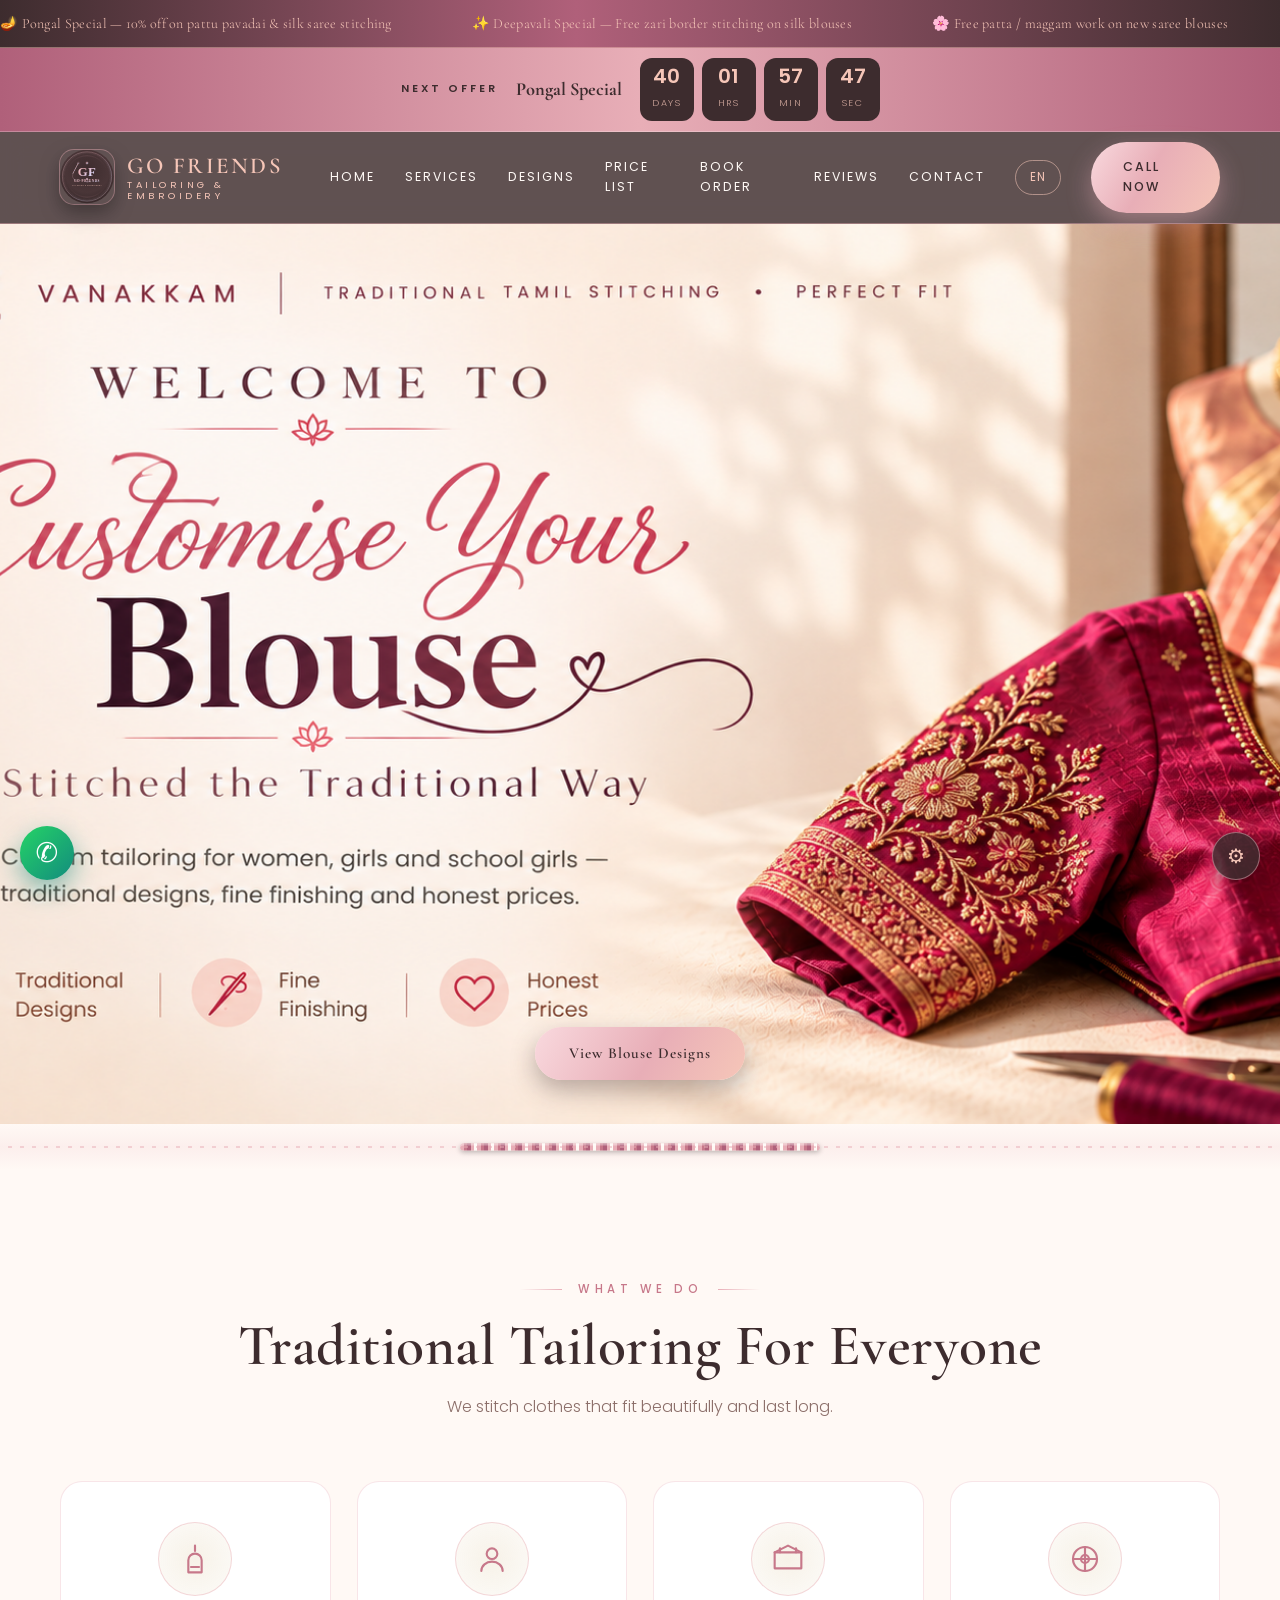
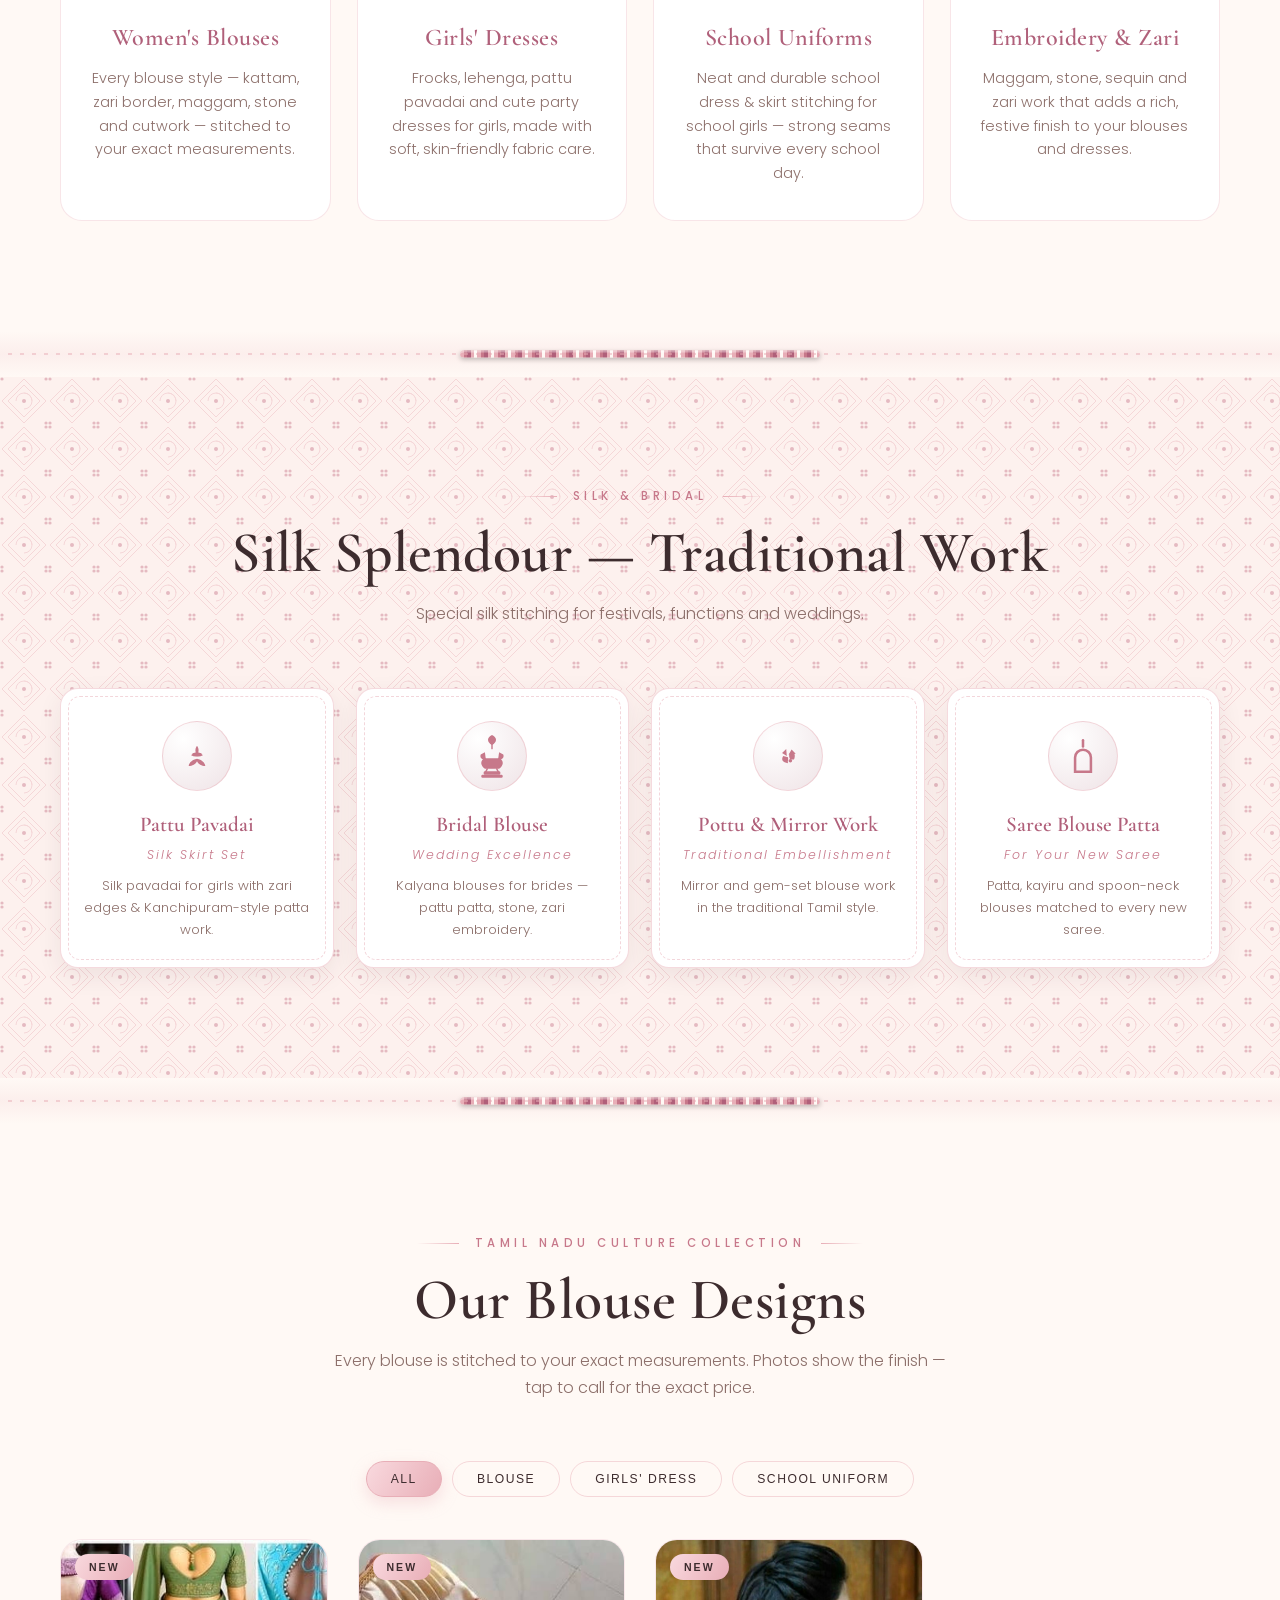
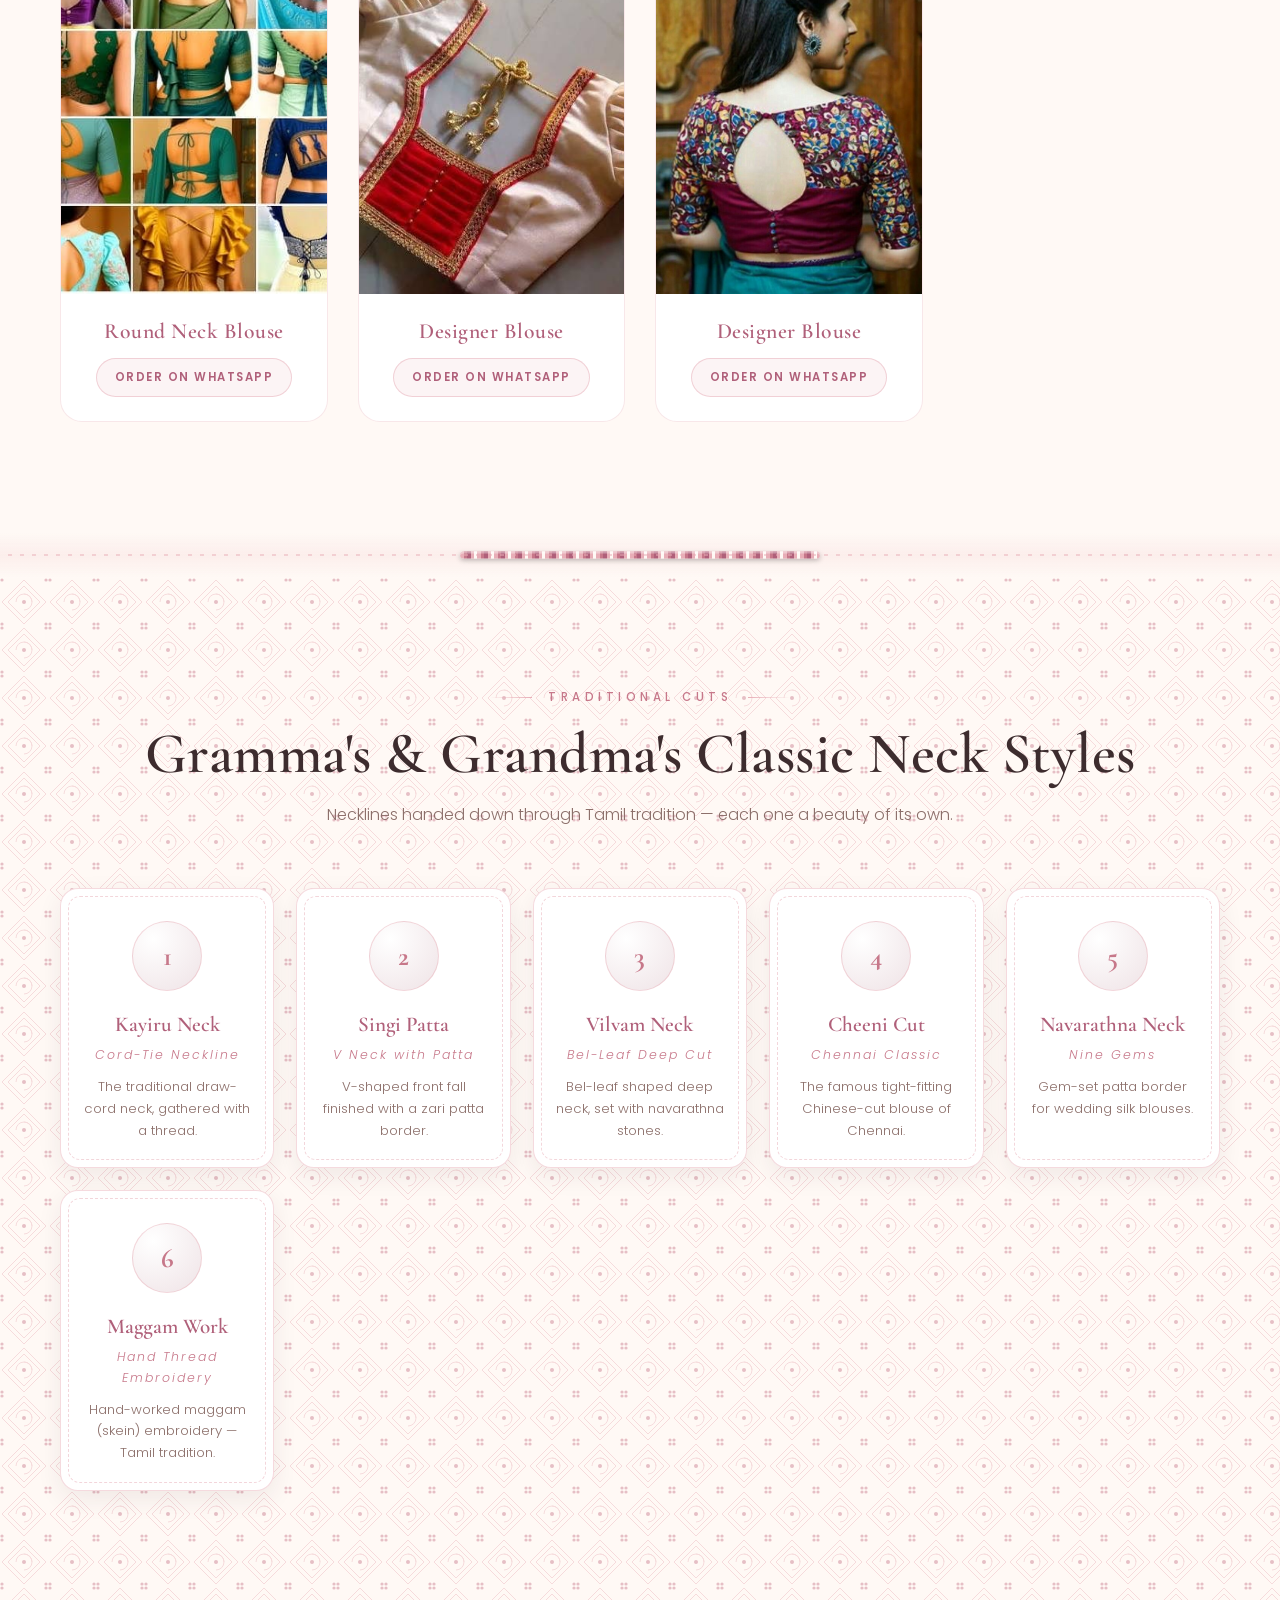
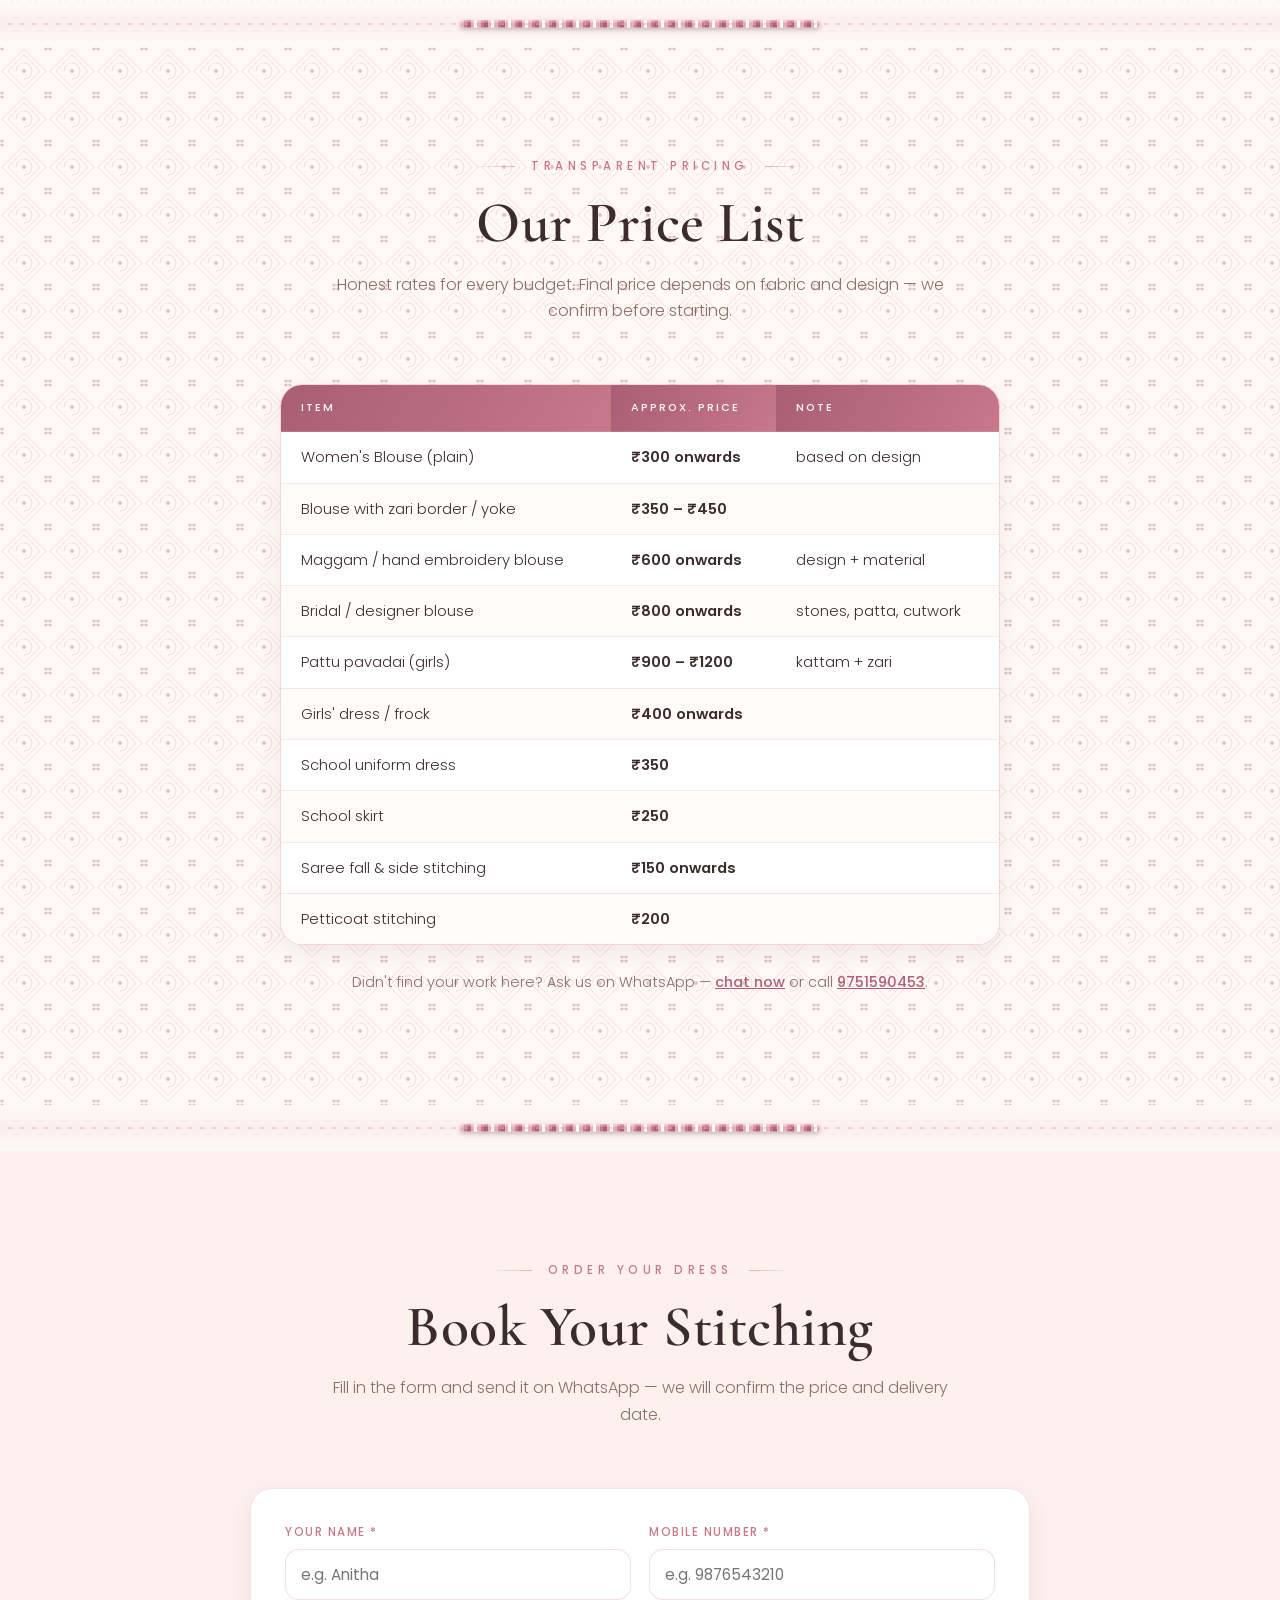
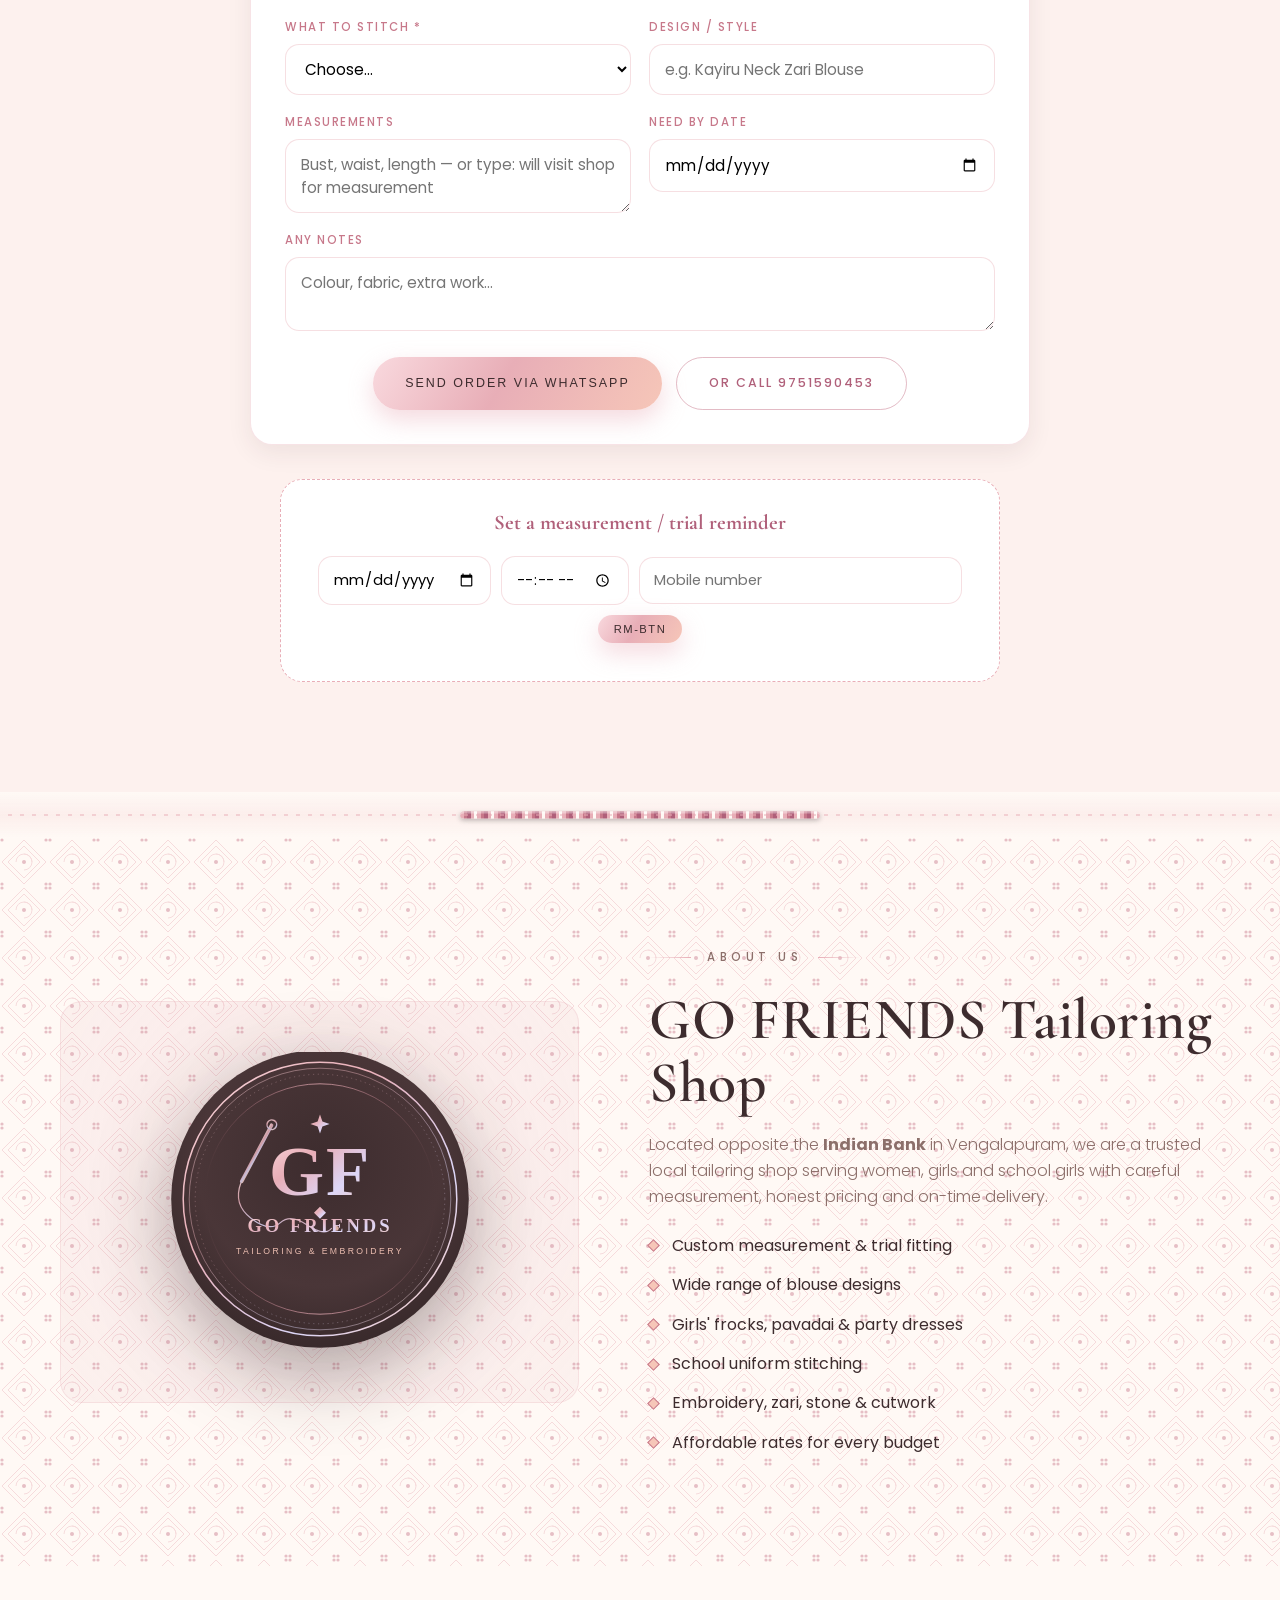
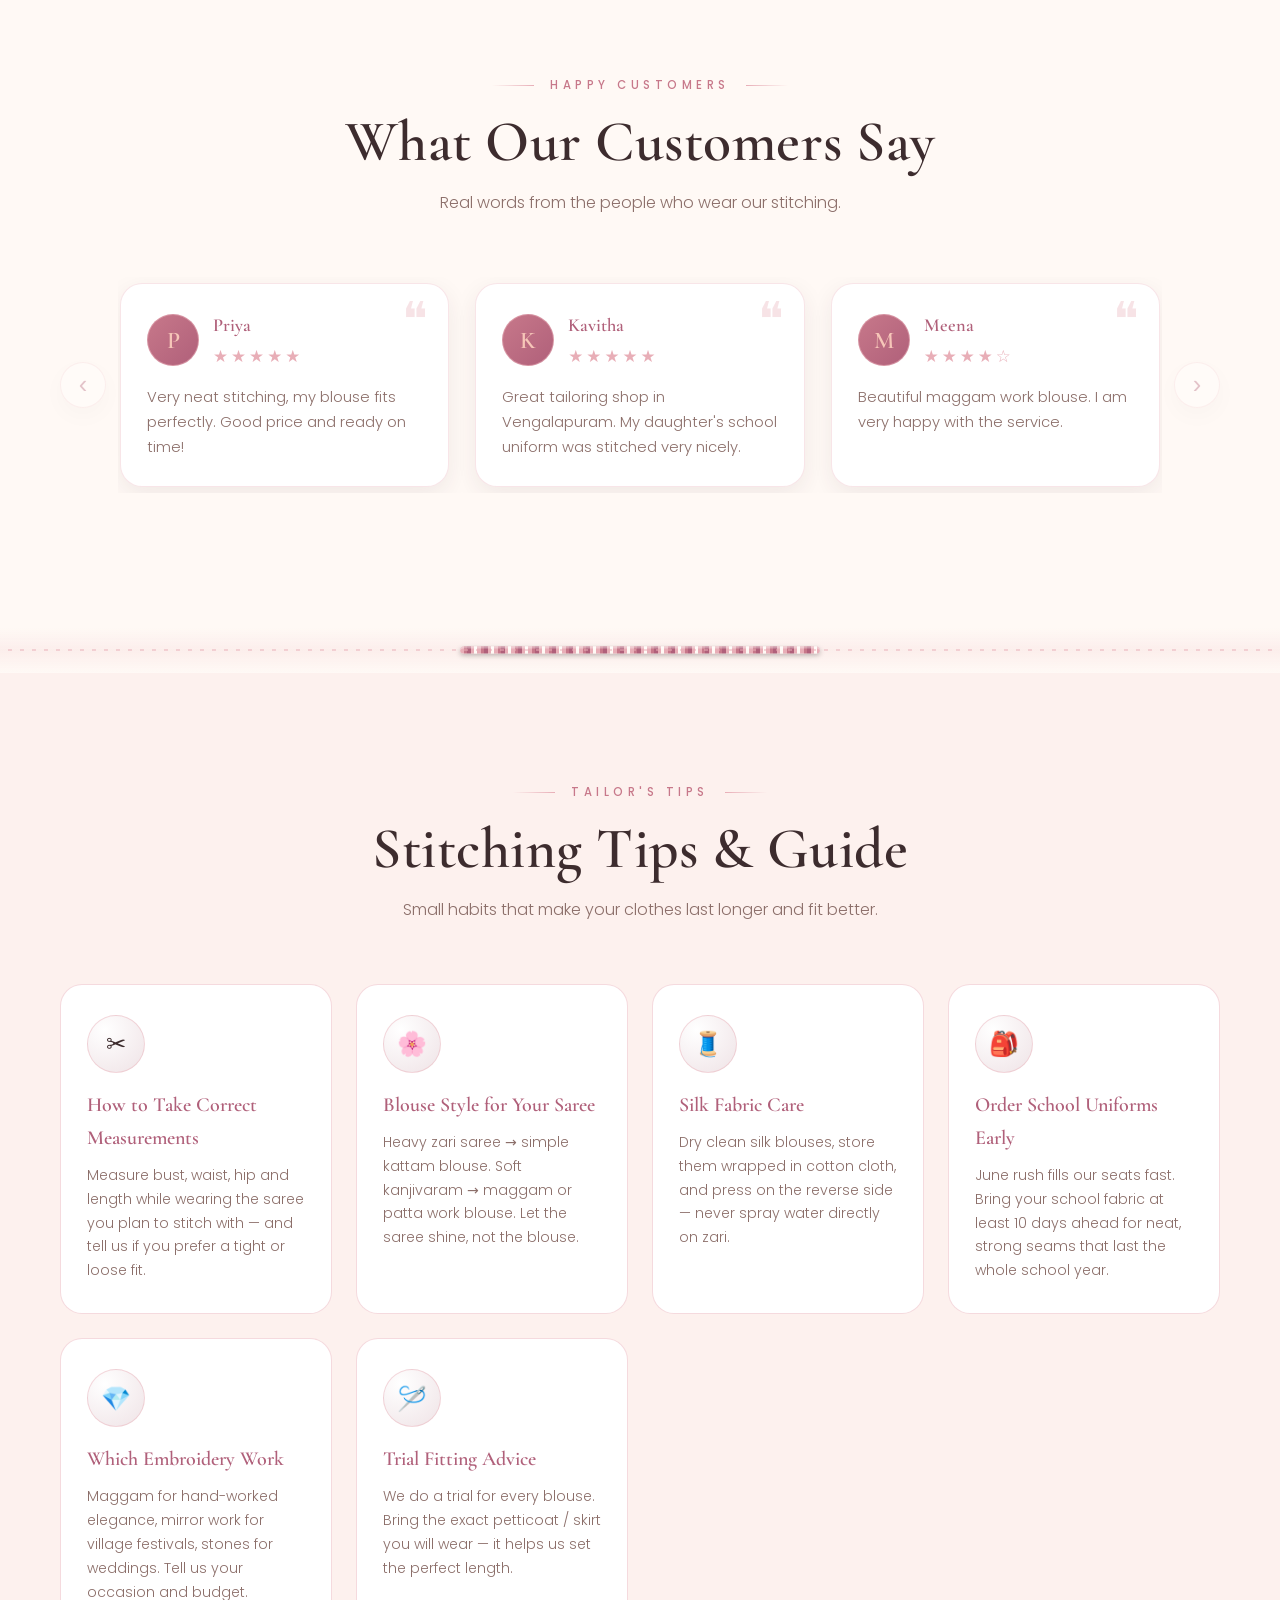
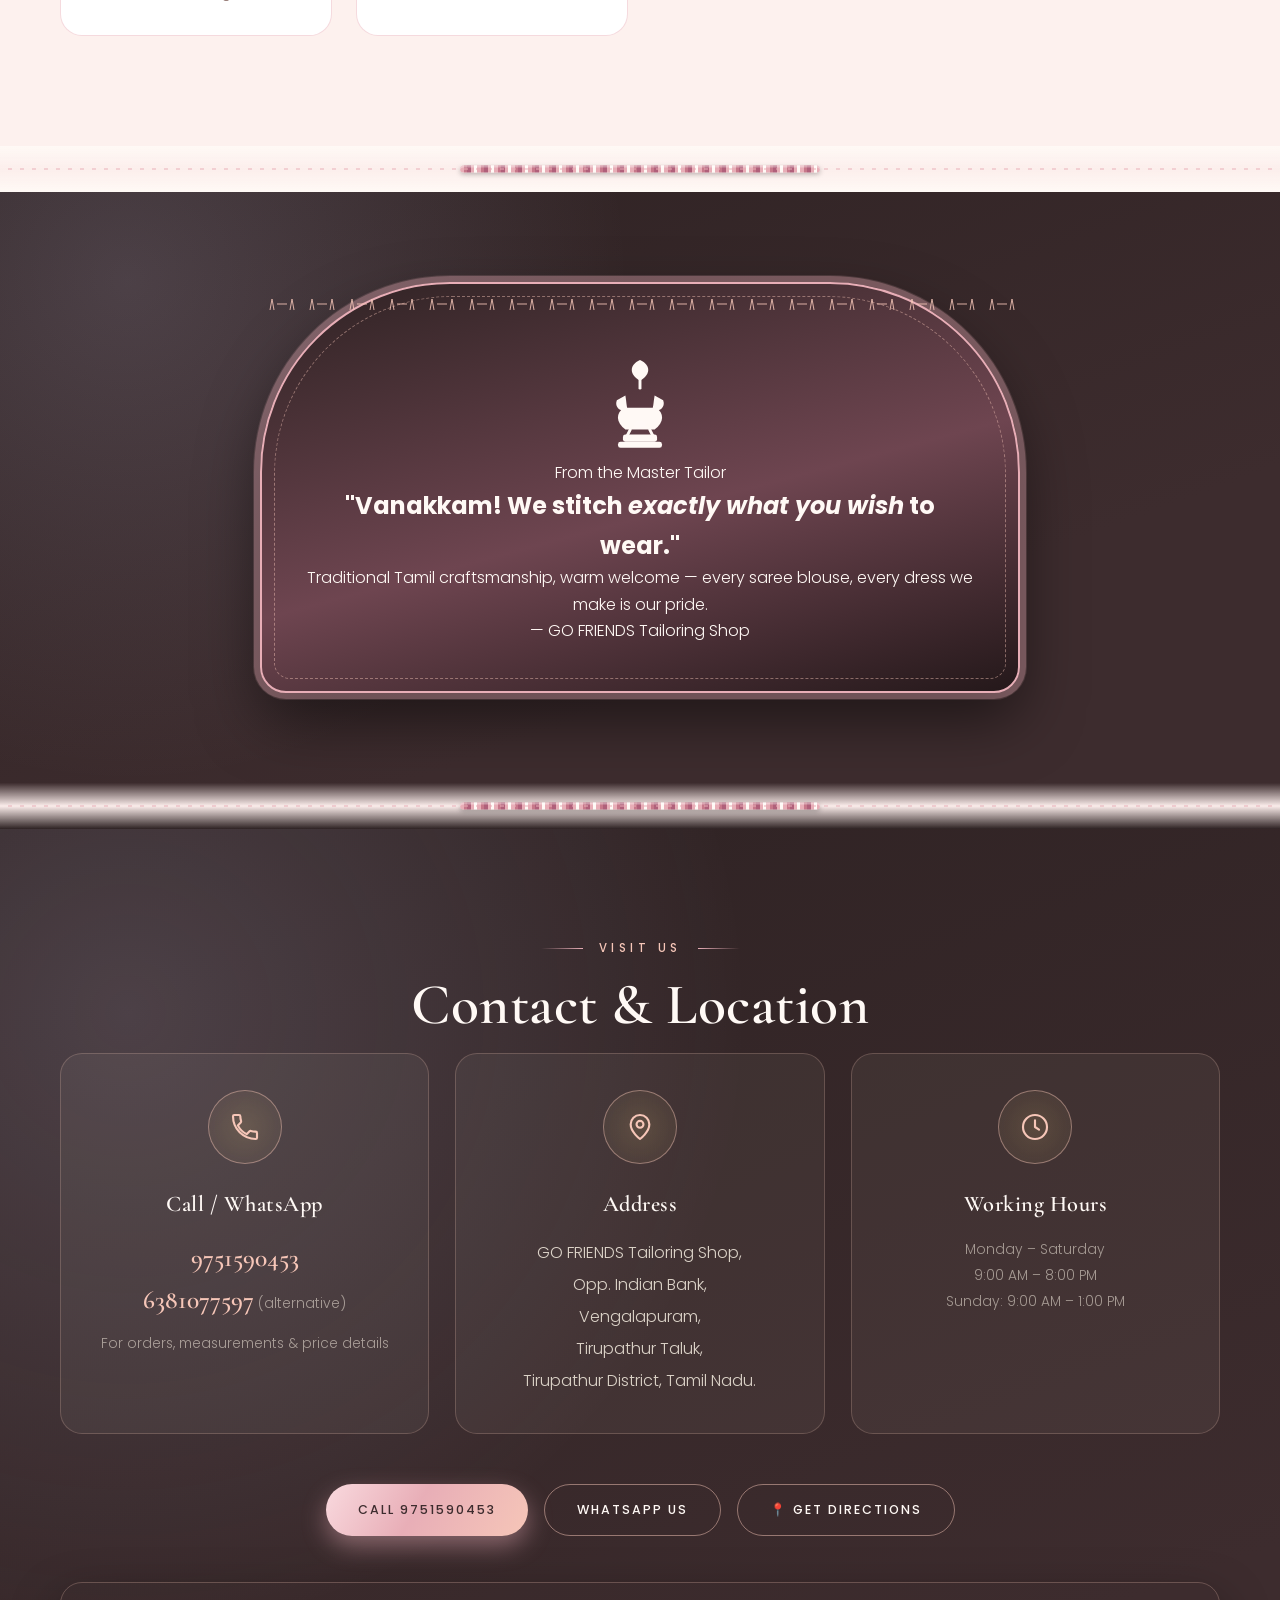
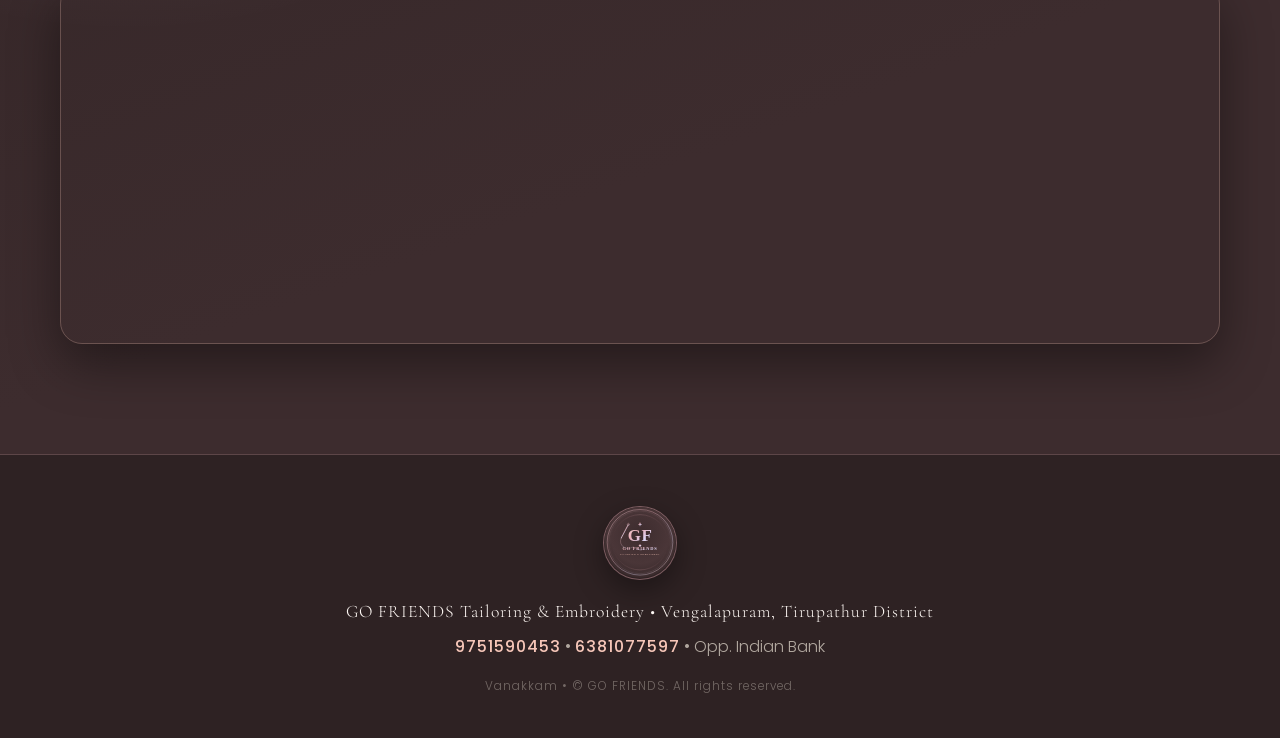
<file: index.html>
<!DOCTYPE html>
<html lang="en">
<head>
  <meta charset="UTF-8" />
  <meta name="viewport" content="width=device-width, initial-scale=1.0, viewport-fit=cover" />
  <title>GO FRIENDS Tailoring | Traditional Blouse Stitching - Vengalapuram</title>
  <meta name="description" content="GO FRIENDS Tailoring Shop - Custom blouse stitching, tailoring and embroidery for women, girls and school girls in Vengalapuram, Tirupathur. Call 9751590453. Order online and view prices." />
  <meta name="keywords" content="tailoring shop Vengalapuram, blouse stitching Vengalapuram, tailor near me Tirupathur, pattu pavadai, school uniform stitching, maggam work, GO FRIENDS tailoring" />
  <meta name="robots" content="index, follow" />
  <link rel="canonical" href="https://gofriends-tailoring.example.com/" />
  <meta property="og:title" content="GO FRIENDS Tailoring | Custom Blouse Stitching in Vengalapuram" />
  <meta property="og:description" content="Blouse stitching, pattu pavadai, school uniforms &amp; maggam work in Vengalapuram, Tirupathur. Call 9751590453." />
  <meta property="og:type" content="website" />
  <meta property="og:image" content="assets/hero-photo.png" />
  <link rel="icon" type="image/svg+xml" href="assets/logo.svg" />
  <script type="application/ld+json">
  {
    "@context": "https://schema.org",
    "@type": "LocalBusiness",
    "name": "GO FRIENDS Tailoring & Embroidery",
    "image": "assets/logo.svg",
    "description": "Custom blouse stitching, embroidery, pattu pavadai, school uniforms and zari work in Vengalapuram, Tirupathur.",
    "telephone": ["+919751590453", "+916381077597"],
    "priceRange": "₹",
    "address": {
      "@type": "PostalAddress",
      "streetAddress": "Opp. Indian Bank",
      "addressLocality": "Vengalapuram",
      "addressRegion": "Tamil Nadu",
      "addressCountry": "IN"
    },
    "openingHours": ["Mo-Sa 09:00-20:00", "Su 09:00-13:00"],
    "url": "https://gofriends-tailoring.example.com/"
  }
  </script>
  <link rel="preconnect" href="https://fonts.googleapis.com" />
  <link rel="preconnect" href="https://fonts.gstatic.com" crossorigin />
  <link href="https://fonts.googleapis.com/css2?family=Cormorant+Garamond:ital,wght@0,400;0,500;0,600;0,700;1,400;1,500;1,600&family=Playfair+Display:wght@600;700;800&family=Poppins:wght@300;400;500;600&family=Great+Vibes&display=swap" rel="stylesheet" />
  <link rel="stylesheet" href="css/style.css" />
</head>
<body>

  <!-- Tamil motifs sprite -->
  <svg class="motif-sprite" xmlns="http://www.w3.org/2000/svg" aria-hidden="true">
    <symbol id="motif-lamp" viewBox="0 0 64 80">
      <g fill="currentColor">
        <rect x="14" y="72" width="36" height="5" rx="2"/>
        <rect x="18" y="66" width="28" height="6" rx="2"/>
        <path d="M32 22c-9-5-9-13 0-17 9 4 9 12 0 17z"/>
        <path d="M22 46c-7 2-11-3-9-8l7-4c1 6 1 9 2 12z"/>
        <path d="M42 46c7 2 11-3 9-8l-7-4c-1 6-1 9-2 12z"/>
        <path d="M20 62c-8-6-8-14-1-18h26c7 4 7 12-1 18z"/>
      </g>
      <g fill="none" stroke="currentColor" stroke-width="2.4" stroke-linecap="round">
        <path d="M32 18v10"/>
        <path d="M24 62l-3 6M40 62l3 6"/>
      </g>
      <ellipse cx="32" cy="58" rx="5" ry="3" fill="currentColor" opacity="0.35"/>
    </symbol>
    <symbol id="motif-peacock" viewBox="0 0 64 64">
      <g fill="currentColor">
        <circle cx="36" cy="40" r="3"/>
        <path d="M36 38c-4-6-2-12 3-13 4 1 6 7 3 13z"/>
        <path d="M32 44c-9-1-12-6-8-12l8 2c1 4-1 7 0 10z"/>
        <path d="M33 30l5-9 7 7zM30 32l-8-5 7-7z"/>
      </g>
    </symbol>
    <symbol id="motif-lotus" viewBox="0 0 64 48">
      <g fill="currentColor">
        <path d="M32 34c-2 5-8 8-14 8 1-6 6-10 14-12 8 2 13 6 14 12-6 0-12-3-14-8z"/>
        <path d="M32 24c-4-6-3-12 0-16 3 4 4 10 0 16z"/>
        <path d="M22 24c5-5 11-6 18-3-3 5-11 7-18 3z"/>
        <path d="M42 24c-5-5-11-6-18-3 3 5 11 7 18 3z"/>
      </g>
    </symbol>
  </svg>

  <!-- Festive offers bar -->
  <div class="offer-bar" aria-roledescription="offers">
    <div class="offer-slide">
      <span data-i18n="offer-1">🪔 Pongal Special — 10% off on pattu pavadai &amp; silk saree stitching</span>
      <span data-i18n="offer-2">✨ Deepavali Special — Free zari border stitching on silk blouses</span>
      <span data-i18n="offer-3">🌸 Free patta / maggam work on new saree blouses</span>
      <span data-i18n="offer-1">🪔 Pongal Special — 10% off on pattu pavadai &amp; silk saree stitching</span>
      <span data-i18n="offer-2">✨ Deepavali Special — Free zari border stitching on silk blouses</span>
      <span data-i18n="offer-3">🌸 Free patta / maggam work on new saree blouses</span>
    </div>
  </div>

  <!-- Festive countdown -->
  <div class="countdown-bar" id="countdown">
    <div class="container countdown-inner">
      <span class="countdown-label">Next offer</span>
      <strong class="countdown-name" id="countdownName">Pongal Special</strong>
      <div class="countdown-boxes">
        <div class="countdown-cell"><b id="cdDays">00</b><span>days</span></div>
        <div class="countdown-cell"><b id="cdHrs">00</b><span>hrs</span></div>
        <div class="countdown-cell"><b id="cdMins">00</b><span>min</span></div>
        <div class="countdown-cell"><b id="cdSecs">00</b><span>sec</span></div>
      </div>
    </div>
  </div>

  <!-- Header -->
  <header class="header" id="header">
    <div class="container header-inner">
      <a href="#home" class="brand">
        <img src="assets/logo.svg" alt="GO FRIENDS Logo" class="brand-logo" />
        <span class="brand-text">
          <strong>GO FRIENDS</strong>
          <small>Tailoring &amp; Embroidery</small>
        </span>
      </a>
      <nav class="nav" id="nav">
        <a href="#home" class="nav-link" data-i18n="nav-home">Home</a>
        <a href="#services" class="nav-link" data-i18n="nav-services">Services</a>
        <a href="#gallery" class="nav-link" data-i18n="nav-designs">Designs</a>
        <a href="#price" class="nav-link" data-i18n="nav-price">Price List</a>
        <a href="#booking" class="nav-link" data-i18n="nav-book">Book Order</a>
        <a href="#reviews" class="nav-link" data-i18n="nav-reviews">Reviews</a>
        <a href="#contact" class="nav-link" data-i18n="nav-contact">Contact</a>
        <button type="button" class="lang-toggle" id="langToggle" title="தமிழ் / English">தமிழ்</button>
        <a href="tel:9751590453" class="btn btn-gold nav-cta" data-i18n="nav-call">Call Now</a>
      </nav>
      <button class="nav-toggle" id="navToggle" aria-label="Open menu">
        <span></span><span></span><span></span>
      </button>
    </div>
  </header>

  <!-- Hero -->
  <section class="hero hero-photo-only" id="home">
    <h1 class="sr-only" data-i18n="hero-h1">GO FRIENDS Tailoring Shop — Custom Blouse Stitching, Embroidery &amp; School Uniforms in Vengalapuram, Tirupathur</h1>
    <img src="assets/hero-photo.png" alt="GO FRIENDS Tailoring" class="hero-bg" />
    <a href="#gallery" class="hero-scroll-btn" data-i18n="hero-more">View Blouse Designs</a>
  </section>

  <!-- Saree divider -->
  <div class="saree-divider" aria-hidden="true"></div>

  <!-- Services -->
  <section class="section" id="services">
    <div class="container">
      <p class="section-eyebrow" data-i18n="sv-eyebrow">What we do</p>
      <h2 class="section-title" data-i18n="sv-title">Traditional <em>Tailoring</em> For Everyone</h2>
      <p class="section-sub" data-i18n="sv-sub">We stitch clothes that fit beautifully and last long.</p>

      <div class="cards">
        <article class="card">
          <div class="card-icon">
            <svg viewBox="0 0 24 24" fill="none" stroke="currentColor" stroke-width="1.6" stroke-linecap="round" stroke-linejoin="round"><path d="M12 2v4"/><path d="M12 8a5 5 0 0 1 5 5v9H7v-9a5 5 0 0 1 5-5z"/><path d="M9 18h6"/></svg>
          </div>
          <h3>Women's Blouses</h3>
          <p>Every blouse style — kattam, zari border, maggam, stone and cutwork — stitched to your exact measurements.</p>
        </article>

        <article class="card">
          <div class="card-icon">
            <svg viewBox="0 0 24 24" fill="none" stroke="currentColor" stroke-width="1.6" stroke-linecap="round" stroke-linejoin="round"><circle cx="12" cy="8" r="4"/><path d="M4 21c0-4 3.6-7 8-7s8 3 8 7"/></svg>
          </div>
          <h3>Girls' Dresses</h3>
          <p>Frocks, lehenga, pattu pavadai and cute party dresses for girls, made with soft, skin-friendly fabric care.</p>
        </article>

        <article class="card">
          <div class="card-icon">
            <svg viewBox="0 0 24 24" fill="none" stroke="currentColor" stroke-width="1.6" stroke-linecap="round" stroke-linejoin="round"><path d="M2 7h20v12H2z"/><path d="M2 7l10-5 10 5"/><path d="M6 7V4"/><path d="M18 7V4"/></svg>
          </div>
          <h3>School Uniforms</h3>
          <p>Neat and durable school dress &amp; skirt stitching for school girls — strong seams that survive every school day.</p>
        </article>

        <article class="card">
          <div class="card-icon">
            <svg viewBox="0 0 24 24" fill="none" stroke="currentColor" stroke-width="1.6" stroke-linecap="round" stroke-linejoin="round"><circle cx="12" cy="12" r="9"/><path d="M12 3v18"/><path d="M3 12h18"/><circle cx="12" cy="12" r="3"/></svg>
          </div>
          <h3>Embroidery &amp; Zari</h3>
          <p>Maggam, stone, sequin and zari work that adds a rich, festive finish to your blouses and dresses.</p>
        </article>
      </div>
    </div>
  </section>

  <!-- Saree divider -->
  <div class="saree-divider" aria-hidden="true"></div>

  <!-- Silk & Bridal showcase -->
  <section class="section section-alt kolam-bg">
    <div class="container">
      <p class="section-eyebrow" data-i18n="silk-eyebrow">Silk &amp; Bridal</p>
      <h2 class="section-title" data-i18n="silk-title">Silk <em>Splendour</em> — Traditional Work</h2>
      <p class="section-sub" data-i18n="silk-sub">Special silk stitching for festivals, functions and weddings.</p>

      <div class="trad-cards">
        <article class="trad-card">
          <div class="trad-icon"><svg viewBox="0 0 64 48" class="motif-md"><use href="#motif-lotus"/></svg></div>
          <h3>Pattu Pavadai</h3>
          <i>Silk Skirt Set</i>
          <p>Silk pavadai for girls with zari edges &amp; Kanchipuram-style patta work.</p>
        </article>
        <article class="trad-card">
          <div class="trad-icon"><svg viewBox="0 0 64 80" class="motif-md"><use href="#motif-lamp"/></svg></div>
          <h3>Bridal Blouse</h3>
          <i>Wedding Excellence</i>
          <p>Kalyana blouses for brides — pattu patta, stone, zari embroidery.</p>
        </article>
        <article class="trad-card">
          <div class="trad-icon"><svg viewBox="0 0 64 64" class="motif-md"><use href="#motif-peacock"/></svg></div>
          <h3>Pottu &amp; Mirror Work</h3>
          <i>Traditional Embellishment</i>
          <p>Mirror and gem-set blouse work in the traditional Tamil style.</p>
        </article>
        <article class="trad-card">
          <div class="trad-icon"><svg viewBox="0 0 24 24" fill="none" stroke="currentColor" stroke-width="1.6" stroke-linecap="round"><path d="M12 2v4"/><path d="M12 8a5 5 0 0 1 5 5v9H7v-9a5 5 0 0 1 5-5z"/></svg></div>
          <h3>Saree Blouse Patta</h3>
          <i>For Your New Saree</i>
          <p>Patta, kayiru and spoon-neck blouses matched to every new saree.</p>
        </article>
      </div>
    </div>
  </section>

  <!-- Saree divider -->
  <div class="saree-divider" aria-hidden="true"></div>

  <!-- Blouse Designs Gallery -->
  <section class="section" id="gallery">
    <div class="container">
      <p class="section-eyebrow" data-i18n="gl-eyebrow">Tamil Nadu culture collection</p>
      <h2 class="section-title" data-i18n="gl-title">Our <em>Blouse</em> Designs</h2>
      <p class="section-sub" data-i18n="gl-sub">Every blouse is stitched to your exact measurements. Photos show the finish — tap to call for the exact price.</p>

      <div class="filter-bar" id="galleryFilter">
        <button type="button" class="filter-btn active" data-filter="all" data-i18n="gl-filter-all">All</button>
        <button type="button" class="filter-btn" data-filter="blouse" data-i18n="gl-filter-blouse">Blouse</button>
        <button type="button" class="filter-btn" data-filter="girls" data-i18n="gl-filter-girls">Girls' Dress</button>
        <button type="button" class="filter-btn" data-filter="uniform" data-i18n="gl-filter-uniform">School Uniform</button>
      </div>

      <div class="fittings" id="fittingsGrid"></div>
    </div>
  </section>

  <!-- Saree divider -->
  <div class="saree-divider" aria-hidden="true"></div>

  <!-- Traditional cuts catalogue -->
  <section class="section kolam-bg-alt">
    <div class="container">
      <p class="section-eyebrow" data-i18n="cuts-eyebrow">Traditional Cuts</p>
      <h2 class="section-title" data-i18n="cuts-title">Gramma's <em>&amp;</em> Grandma's Classic Neck Styles</h2>
      <p class="section-sub" data-i18n="cuts-sub">Necklines handed down through Tamil tradition — each one a beauty of its own.</p>

      <div class="trad-cards">
        <article class="trad-card">
          <div class="trad-icon"><span class="cut-mark">1</span></div>
          <h3>Kayiru Neck</h3>
          <i>Cord-Tie Neckline</i>
          <p>The traditional draw-cord neck, gathered with a thread.</p>
        </article>
        <article class="trad-card">
          <div class="trad-icon"><span class="cut-mark">2</span></div>
          <h3>Singi Patta</h3>
          <i>V Neck with Patta</i>
          <p>V-shaped front fall finished with a zari patta border.</p>
        </article>
        <article class="trad-card">
          <div class="trad-icon"><span class="cut-mark">3</span></div>
          <h3>Vilvam Neck</h3>
          <i>Bel-Leaf Deep Cut</i>
          <p>Bel-leaf shaped deep neck, set with navarathna stones.</p>
        </article>
        <article class="trad-card">
          <div class="trad-icon"><span class="cut-mark">4</span></div>
          <h3>Cheeni Cut</h3>
          <i>Chennai Classic</i>
          <p>The famous tight-fitting Chinese-cut blouse of Chennai.</p>
        </article>
        <article class="trad-card">
          <div class="trad-icon"><span class="cut-mark">5</span></div>
          <h3>Navarathna Neck</h3>
          <i>Nine Gems</i>
          <p>Gem-set patta border for wedding silk blouses.</p>
        </article>
        <article class="trad-card">
          <div class="trad-icon"><span class="cut-mark">6</span></div>
          <h3>Maggam Work</h3>
          <i>Hand Thread Embroidery</i>
          <p>Hand-worked maggam (skein) embroidery — Tamil tradition.</p>
        </article>
      </div>
    </div>
  </section>

  <!-- Saree divider -->
  <div class="saree-divider" aria-hidden="true"></div>

  <!-- Price list -->
  <section class="section kolam-bg-alt" id="price">
    <div class="container">
      <p class="section-eyebrow" data-i18n="pr-eyebrow">Transparent pricing</p>
      <h2 class="section-title" data-i18n="pr-title">Our <em>Price</em> List</h2>
      <p class="section-sub" data-i18n="pr-sub">Honest rates for every budget. Final price depends on fabric and design — we confirm before starting.</p>
      <div class="price-wrap" id="priceList"></div>
      <p class="price-note-line">Didn't find your work here? Ask us on WhatsApp — <a href="https://wa.me/919751590453?text=Hi%20GO%20FRIENDS%2C%20I%20want%20to%20know%20the%20price%20for..." target="_blank" rel="noopener">chat now</a> or call <a href="tel:9751590453">9751590453</a>.</p>
    </div>
  </section>

  <!-- Saree divider -->
  <div class="saree-divider" aria-hidden="true"></div>

  <!-- Book Order -->
  <section class="section section-alt" id="booking">
    <div class="container">
      <p class="section-eyebrow" data-i18n="bk-eyebrow">Order your dress</p>
      <h2 class="section-title" data-i18n="bk-title">Book Your <em>Stitching</em></h2>
      <p class="section-sub" data-i18n="bk-sub">Fill in the form and send it on WhatsApp — we will confirm the price and delivery date.</p>

      <form class="booking-form" id="bookingForm">
        <div class="form-grid">
          <div class="form-field">
            <label for="bkName" data-i18n="bk-name">Your Name *</label>
            <input type="text" id="bkName" name="name" placeholder="e.g. Anitha" required />
          </div>
          <div class="form-field">
            <label for="bkPhone" data-i18n="bk-phone">Mobile Number *</label>
            <input type="tel" id="bkPhone" name="phone" placeholder="e.g. 9876543210" pattern="[0-9+ ]{10,15}" required />
          </div>
          <div class="form-field">
            <label for="bkType" data-i18n="bk-type">What to stitch *</label>
            <select id="bkType" name="type" required>
              <option value="" data-i18n="bk-choose">Choose…</option>
              <option value="Women's Blouse" data-i18n="bk-type-blouse">Women's Blouse</option>
              <option value="Girls' Dress" data-i18n="bk-type-girls">Girls' Dress</option>
              <option value="School Uniform" data-i18n="bk-type-uniform">School Uniform</option>
              <option value="Embroidery / Zari Work" data-i18n="bk-type-emb">Embroidery / Zari Work</option>
              <option value="Other" data-i18n="bk-type-other">Other</option>
            </select>
          </div>
          <div class="form-field">
            <label for="bkDesign" data-i18n="bk-design">Design / Style</label>
            <input type="text" id="bkDesign" name="design" placeholder="e.g. Kayiru Neck Zari Blouse" />
          </div>
          <div class="form-field">
            <label for="bkMeas" data-i18n="bk-meas">Measurements</label>
            <textarea id="bkMeas" name="measurements" rows="2" placeholder="Bust, waist, length — or type: will visit shop for measurement"></textarea>
          </div>
          <div class="form-field">
            <label for="bkDate" data-i18n="bk-date">Need by date</label>
            <input type="date" id="bkDate" name="date" />
            <span class="hint" id="bkDateHint"></span>
          </div>
          <div class="form-field form-field-full">
            <label for="bkNotes" data-i18n="bk-notes">Any notes</label>
            <textarea id="bkNotes" name="notes" rows="2" placeholder="Colour, fabric, extra work…"></textarea>
          </div>
        </div>
        <div class="form-submit">
          <button type="submit" class="btn btn-gold btn-submit" data-i18n="bk-submit">Send Order via WhatsApp</button>
          <a href="tel:9751590453" class="btn btn-outline btn-dark" data-i18n="bk-orcall">Or Call 9751590453</a>
        </div>
      </form>

      <div class="booking-success" id="bkResult" hidden>
        <p class="success-big">🎉 Order booked!</p>
        <p>Your <strong>Order ID: <span id="bkOrderId"></span></strong></p>
        <p id="bkOrderHint"></p>
        <p class="success-note">Keep your Order ID safe — quote it when you call or WhatsApp us.</p>
      </div>

      <!-- Trial / measurement reminder -->
      <div class="reminder-box">
        <h3 data-i18n="rm-title">Set a measurement / trial reminder</h3>
        <form class="reminder-form" id="reminderForm">
          <input type="date" id="rmDate" aria-label="Reminder date" />
          <input type="time" id="rmTime" aria-label="Time" />
          <input type="tel" id="rmPhone" placeholder="Mobile number" aria-label="Mobile number" />
          <button type="submit" class="btn btn-gold btn-xs" data-i18n="rm-btn">Remind me on WhatsApp</button>
        </form>
        <span class="hint" id="rmResult"></span>
      </div>

      <!-- Due reminder banner -->
      <div class="rm-banner" id="rmBanner" hidden>
        <span id="rmBannerText"></span>
        <button type="button" id="rmBannerClose" class="rm-banner-close" aria-label="Dismiss">×</button>
      </div>
    </div>
  </section>

  <!-- Saree divider -->
  <div class="saree-divider" aria-hidden="true"></div>

  <!-- About -->
  <section class="section kolam-bg-alt" id="about">
    <div class="container about-grid">
      <div class="about-visual">
        <img src="assets/logo.svg" alt="GO FRIENDS Tailoring" class="about-logo" />
      </div>
      <div class="about-text">
        <p class="section-eyebrow" data-i18n="ab-eyebrow">About us</p>
        <h2 class="section-title" data-i18n="ab-title">GO FRIENDS <em>Tailoring</em> Shop</h2>
        <p>
          Located opposite the <strong>Indian Bank</strong> in Vengalapuram, we are a trusted local
          tailoring shop serving women, girls and school girls with careful measurement, honest
          pricing and on-time delivery.
        </p>
        <ul class="about-list">
          <li>Custom measurement &amp; trial fitting</li>
          <li>Wide range of blouse designs</li>
          <li>Girls' frocks, pavadai &amp; party dresses</li>
          <li>School uniform stitching</li>
          <li>Embroidery, zari, stone &amp; cutwork</li>
          <li>Affordable rates for every budget</li>
        </ul>
      </div>
    </div>
  </section>

  <!-- Reviews -->
  <section class="section" id="reviews">
    <div class="container">
      <p class="section-eyebrow" data-i18n="rv-eyebrow">Happy customers</p>
      <h2 class="section-title" data-i18n="rv-title">What Our Customers <em>Say</em></h2>
      <p class="section-sub" data-i18n="rv-sub">Real words from the people who wear our stitching.</p>
      <div class="carousel" id="reviewsCarousel">
        <button type="button" class="carousel-arrow prev" aria-label="Previous reviews">‹</button>
        <div class="carousel-viewport"><div class="carousel-track reviews" id="reviewsGrid"></div></div>
        <button type="button" class="carousel-arrow next" aria-label="Next reviews">›</button>
      </div>
      <div class="carousel-dots" id="reviewsDots"></div>
    </div>
  </section>

  <!-- Saree divider -->
  <div class="saree-divider" aria-hidden="true"></div>

  <!-- Tips -->
  <section class="section section-alt" id="tips">
    <div class="container">
      <p class="section-eyebrow" data-i18n="tp-eyebrow">Tailor's tips</p>
      <h2 class="section-title" data-i18n="tp-title">Stitching <em>Tips &amp; Guide</em></h2>
      <p class="section-sub" data-i18n="tp-sub">Small habits that make your clothes last longer and fit better.</p>
      <div class="tip-grid" id="tipsGrid"></div>
    </div>
  </section>

  <!-- Saree divider -->
  <div class="saree-divider" aria-hidden="true"></div>

  <!-- Master tailor's blessing -->
  <section class="section section-dark blessing-wrap" id="blessing">
    <div class="container">
      <div class="blessing">
        <div class="blessing-lamp" aria-hidden="true">
          <svg viewBox="0 0 64 80" class="motif-xl"><use href="#motif-lamp"/></svg>
        </div>
<p class="blessing-eyebrow">From the Master Tailor</p>
        <h2>"Vanakkam! We stitch <em>exactly what you wish</em> to wear."</h2>
        <p>Traditional Tamil craftsmanship, warm welcome — every saree blouse,
        every dress we make is our pride.</p>
        <span class="blessing-sign">— GO FRIENDS Tailoring Shop</span>
      </div>
    </div>
  </section>

  <!-- Saree divider dark -->
  <div class="saree-divider saree-divider-dark" aria-hidden="true"></div>

  <!-- Contact -->
  <section class="section section-dark" id="contact">
    <div class="container">
      <p class="section-eyebrow">Visit us</p>
      <h2 class="section-title">Contact &amp; <em>Location</em></h2>

      <div class="contact-grid">
        <div class="contact-card">
          <div class="card-icon">
            <svg viewBox="0 0 24 24" fill="none" stroke="currentColor" stroke-width="1.6" stroke-linecap="round" stroke-linejoin="round"><path d="M6.62 10.79a15.05 15.05 0 0 0 6.59 6.59l2.2-2.2a1 1 0 0 1 1.02-.24 11.36 11.36 0 0 0 3.57.57 1 1 0 0 1 1 1V20a1 1 0 0 1-1 1A17 17 0 0 1 3 4a1 1 0 0 1 1-1h3.5a1 1 0 0 1 1 1 11.36 11.36 0 0 0 .57 3.57 1 1 0 0 1-.25 1.02l-2.2 2.2z"/></svg>
          </div>
          <h3>Call / WhatsApp</h3>
          <p><a href="tel:9751590453" class="contact-link">9751590453</a></p>
          <p><a href="tel:6381077597" class="contact-link">6381077597</a> <span class="contact-hint">(alternative)</span></p>
          <p class="contact-hint">For orders, measurements &amp; price details</p>
        </div>

        <div class="contact-card">
          <div class="card-icon">
            <svg viewBox="0 0 24 24" fill="none" stroke="currentColor" stroke-width="1.6" stroke-linecap="round" stroke-linejoin="round"><path d="M12 21s-7-5.1-7-11a7 7 0 0 1 14 0c0 5.9-7 11-7 11z"/><circle cx="12" cy="10" r="2.6"/></svg>
          </div>
          <h3>Address</h3>
          <p class="contact-address">
            GO FRIENDS Tailoring Shop,<br />
            Opp. Indian Bank,<br />
            Vengalapuram,<br />
            Tirupathur Taluk,<br />
            Tirupathur District, Tamil Nadu.
          </p>
        </div>

        <div class="contact-card">
          <div class="card-icon">
            <svg viewBox="0 0 24 24" fill="none" stroke="currentColor" stroke-width="1.6" stroke-linecap="round" stroke-linejoin="round"><circle cx="12" cy="12" r="9"/><path d="M12 7v5l3 2"/></svg>
          </div>
          <h3>Working Hours</h3>
          <p class="contact-hint">
            Monday – Saturday<br />
            9:00 AM – 8:00 PM<br />
            Sunday: 9:00 AM – 1:00 PM
          </p>
        </div>
      </div>

      <div class="contact-actions">
        <a href="tel:9751590453" class="btn btn-gold">Call 9751590453</a>
        <a href="https://wa.me/919751590453?text=Hello%20GO%20FRIENDS%2C%20I%20would%20like%20to%20know%20about%20your%20blouse%20stitching%20designs." target="_blank" rel="noopener" class="btn btn-outline">WhatsApp Us</a>
        <a href="https://www.google.com/maps/dir/?api=1&amp;destination=Vengalapuram,Tirupathur,Tamil+Nadu" target="_blank" rel="noopener" class="btn btn-outline">📍 Get Directions</a>
      </div>

      <!-- Map -->
      <div class="map-wrap">
        <iframe
          title="GO FRIENDS Tailoring Shop - Vengalapuram, Tirupathur"
          src="https://www.google.com/maps?q=Vengalapuram,+Tirupathur,+Tamil+Nadu&output=embed"
          width="100%" height="360" style="border:0;" allowfullscreen="" loading="lazy"
          referrerpolicy="no-referrer-when-downgrade"></iframe>
      </div>
    </div>
  </section>

  <!-- Footer -->
  <footer class="footer">
    <div class="container footer-inner">
      <img src="assets/logo.svg" alt="GO FRIENDS" class="footer-logo" />
      <p class="footer-text">
        <span data-i18n="ft-tag">GO FRIENDS Tailoring &amp; Embroidery</span> • Vengalapuram, Tirupathur District
      </p>
      <p class="footer-phone">
        <a href="tel:9751590453">9751590453</a> <span class="footer-sep">•</span> <a href="tel:6381077597">6381077597</a> <span class="footer-sep">•</span> Opp. Indian Bank
      </p>
      <p class="footer-copy" data-i18n="ft-rights">Vanakkam • © <span id="year"></span> GO FRIENDS. All rights reserved.</p>
    </div>
  </footer>

  <!-- WhatsApp quick chat -->
  <a href="https://wa.me/919751590453?text=Hello%20GO%20FRIENDS%20Tailoring!" target="_blank" rel="noopener" class="wa-float" title="Chat on WhatsApp" aria-label="WhatsApp">✆</a>

  <!-- Admin -->
  <button id="adminBtn" class="admin-float" title="Admin" aria-label="Admin panel">⚙</button>

  <div class="modal" id="loginModal" hidden>
    <div class="modal-box">
      <h3>Admin Login</h3>
      <p class="modal-hint">Enter the admin password to edit designs.</p>
      <input type="password" id="adminPass" placeholder="Password" autocomplete="off" />
      <p class="login-error" id="loginError"></p>
      <div class="modal-actions">
        <button type="button" class="btn btn-gold" id="loginBtn">Login</button>
        <button type="button" class="btn btn-outline btn-dark" id="loginClose">Cancel</button>
      </div>
    </div>
  </div>

  <div class="modal" id="adminModal" hidden>
    <div class="modal-box admin-box">
      <div class="admin-head">
        <h3>Admin Panel</h3>
        <button type="button" class="modal-x" id="adminClose" aria-label="Close">×</button>
      </div>
      <div class="admin-tabs">
        <button type="button" class="tab active" data-tab="designs">Designs</button>
        <button type="button" class="tab" data-tab="reviews">Reviews</button>
        <button type="button" class="tab" data-tab="orders">Orders</button>
        <button type="button" class="tab" data-tab="reports">Reports</button>
      </div>
      <p class="modal-hint" id="adminHint">Add, rename or delete design photos. Changes save automatically.</p>
      <div class="admin-list" id="adminList"></div>
      <div class="admin-actions">
        <button type="button" class="btn btn-gold" id="addBtn">+ Add</button>
        <button type="button" class="btn btn-outline btn-dark" id="logoutBtn">Logout</button>
      </div>
    </div>
  </div>

  <div class="modal" id="editModal" hidden>
    <div class="modal-box">
      <h3 id="editTitle">Add Design</h3>
      <label class="modal-label" for="editName" id="editNameLabel">Design name</label>
      <input type="text" id="editName" placeholder="e.g. Round Neck Blouse" />
      <label class="modal-label" for="editCategory" id="editCatLabel" hidden>Category</label>
      <select id="editCategory" hidden>
        <option value="blouse">Blouse</option>
        <option value="girls">Girls Dress</option>
        <option value="uniform">School Uniform</option>
        <option value="other">Other</option>
      </select>
      <label class="modal-label" for="editText" id="editTextLabel" hidden>Review text</label>
      <textarea id="editText" rows="3" placeholder="e.g. Very neat stitching, ready on time!" hidden></textarea>
      <label class="modal-label" for="editStars" id="editStarsLabel" hidden>Stars (1–5)</label>
      <select id="editStars" hidden>
        <option value="5">5 ★</option>
        <option value="4">4 ★</option>
        <option value="3">3 ★</option>
        <option value="2">2 ★</option>
        <option value="1">1 ★</option>
      </select>
      <label class="modal-label" for="editFile" id="editFileLabel">Photo</label>
      <input type="file" id="editFile" accept="image/*" />
      <img id="editPreview" class="edit-preview" alt="New photo preview" hidden />
      <div class="modal-actions">
        <button type="button" class="btn btn-gold" id="editSave">Save</button>
        <button type="button" class="btn btn-outline btn-dark" id="editCancel">Cancel</button>
      </div>
    </div>
  </div>

  <script src="js/store.js"></script>
  <script src="js/pricing.js"></script>
  <script src="js/offers.js"></script>
  <script src="js/tips.js"></script>
  <script src="js/lightbox.js"></script>
  <script src="js/carousel.js"></script>
  <script src="js/i18n.js"></script>
  <script src="js/admin.js"></script>
  <script src="js/booking.js"></script>
  <script src="js/main.js"></script>
</body>
</html>
</file>
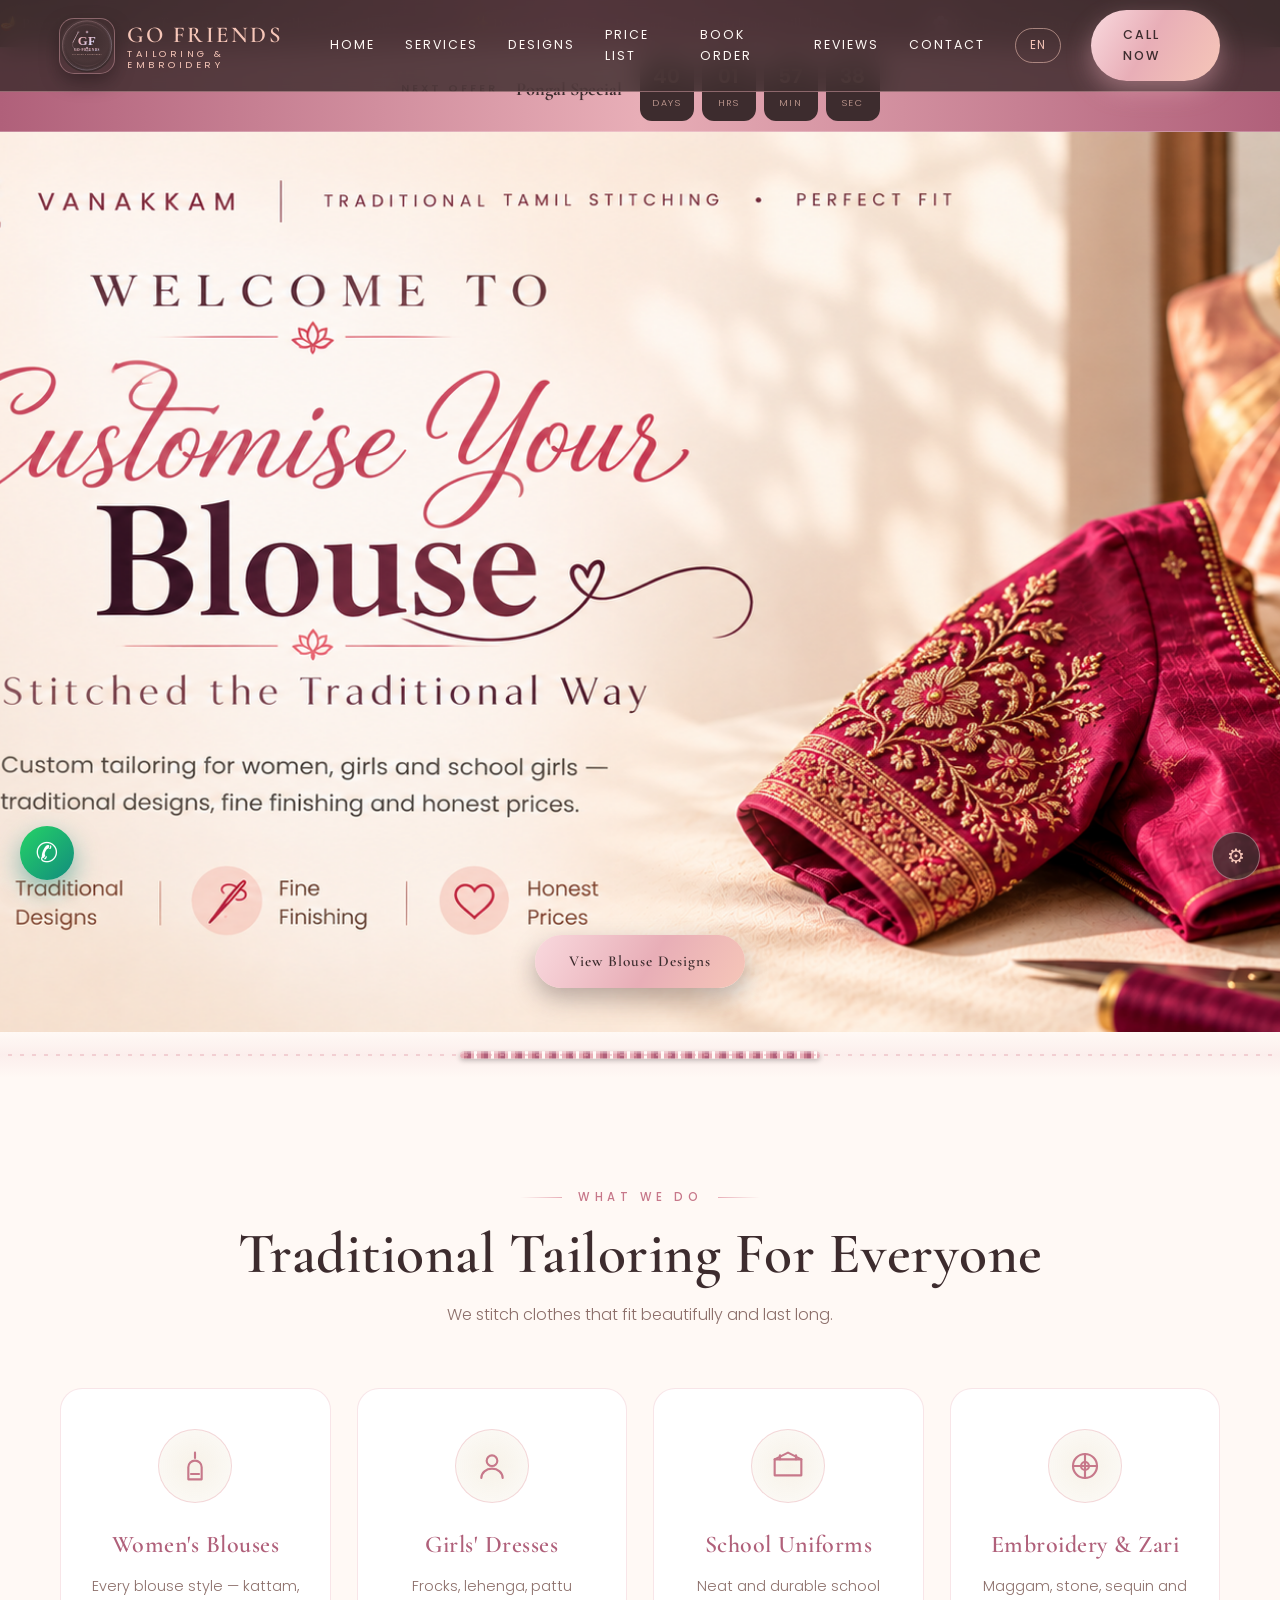
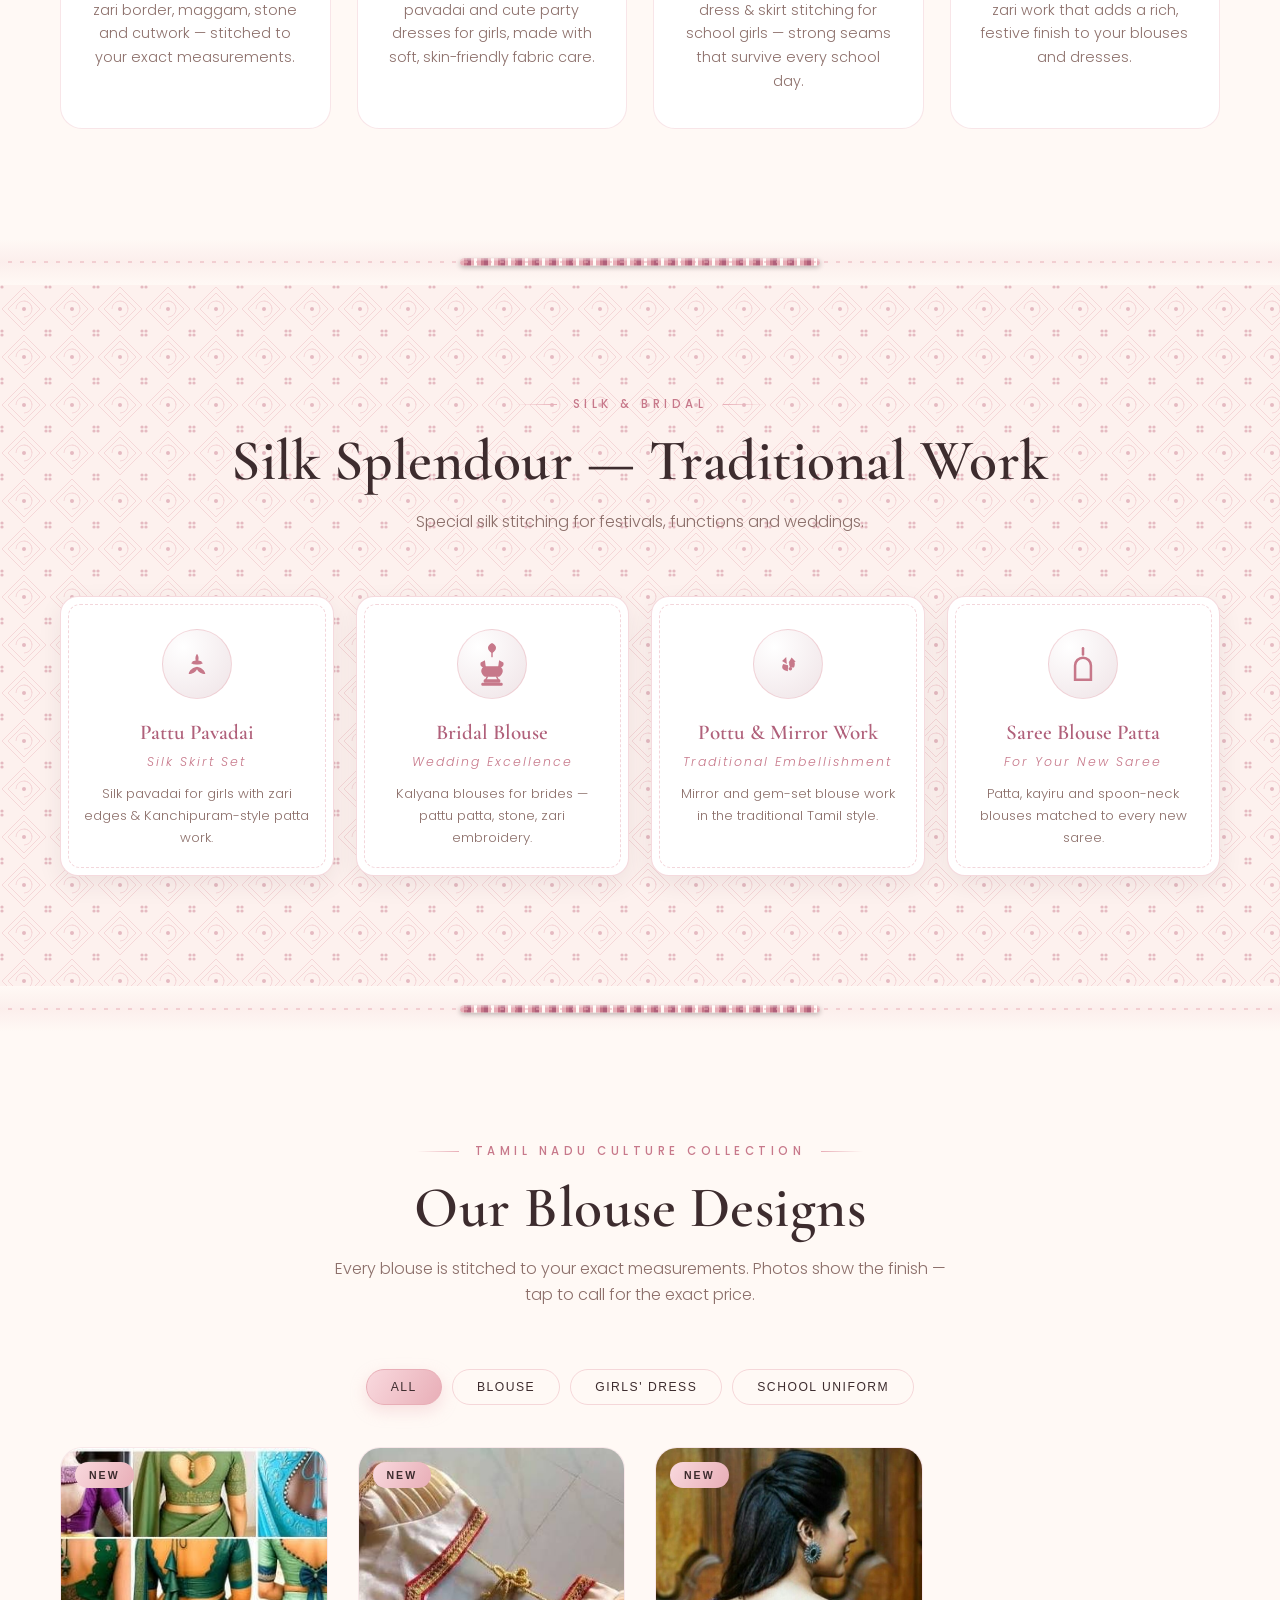
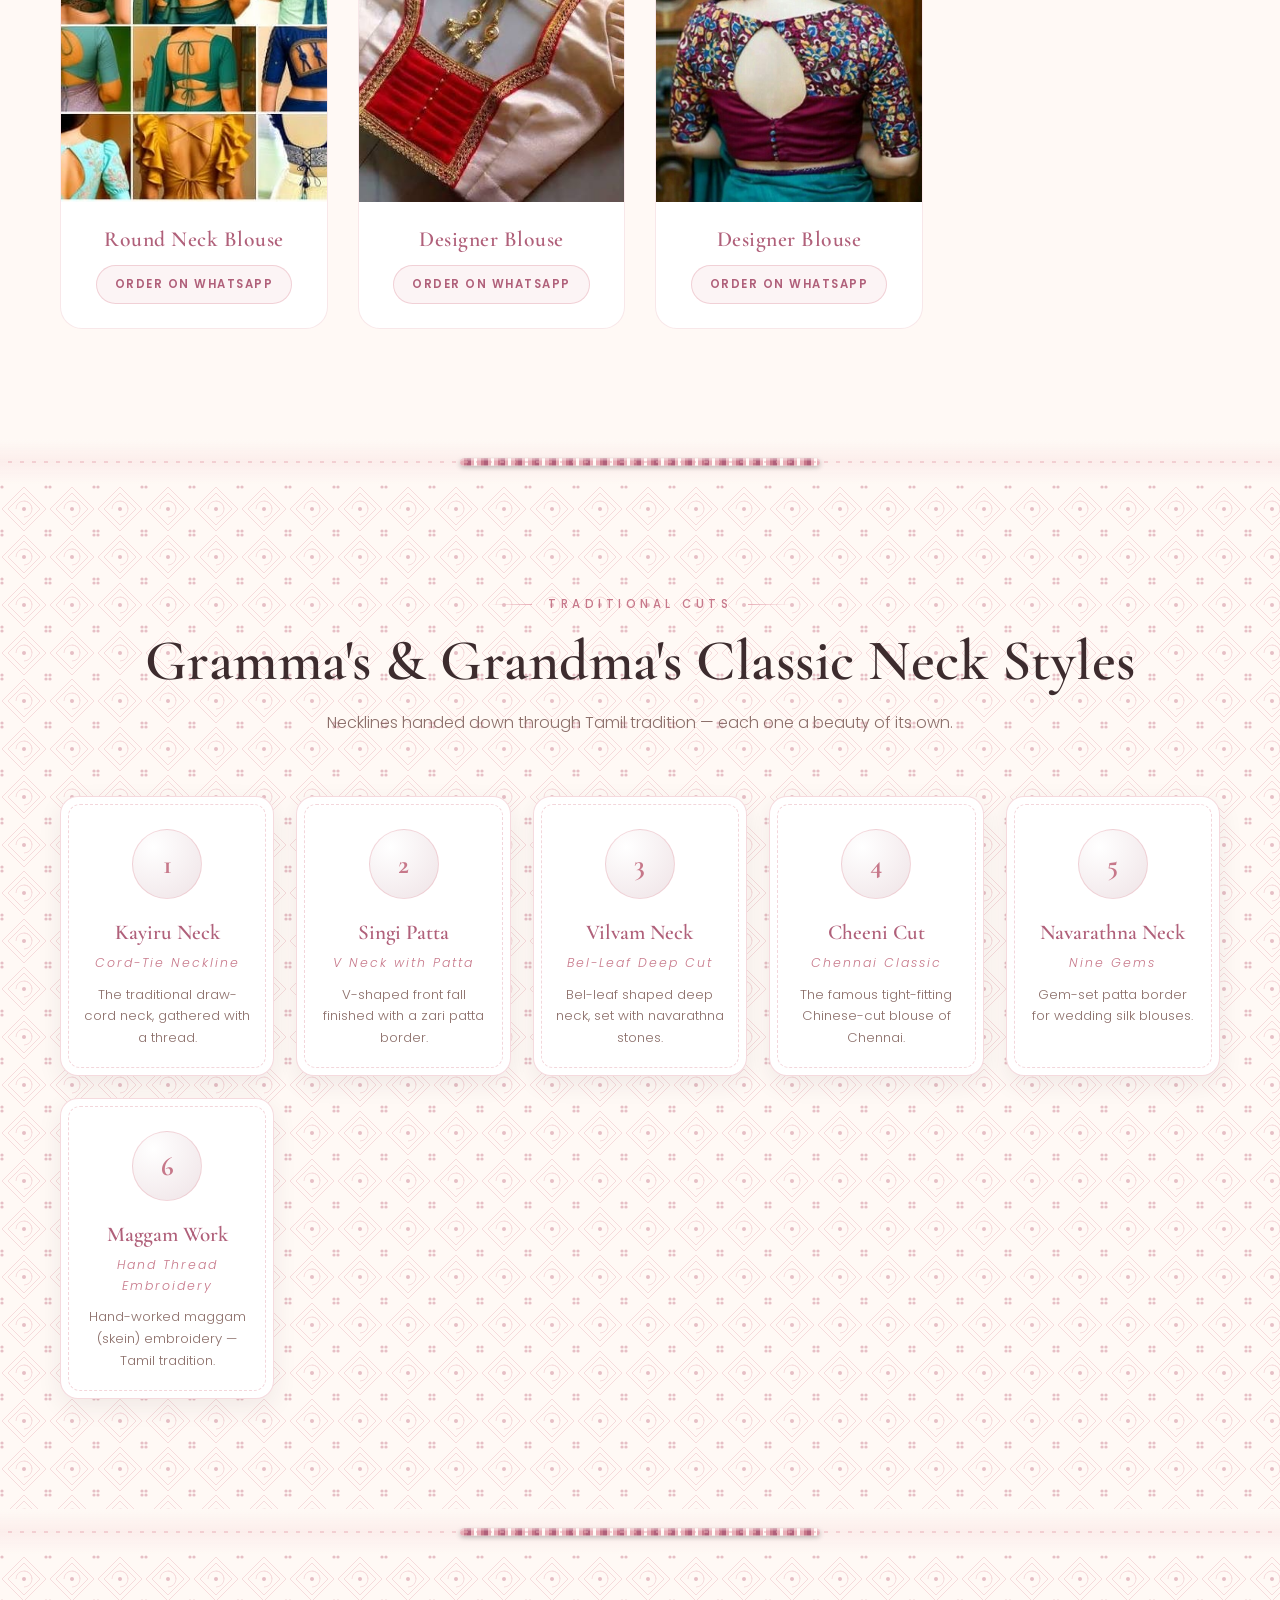
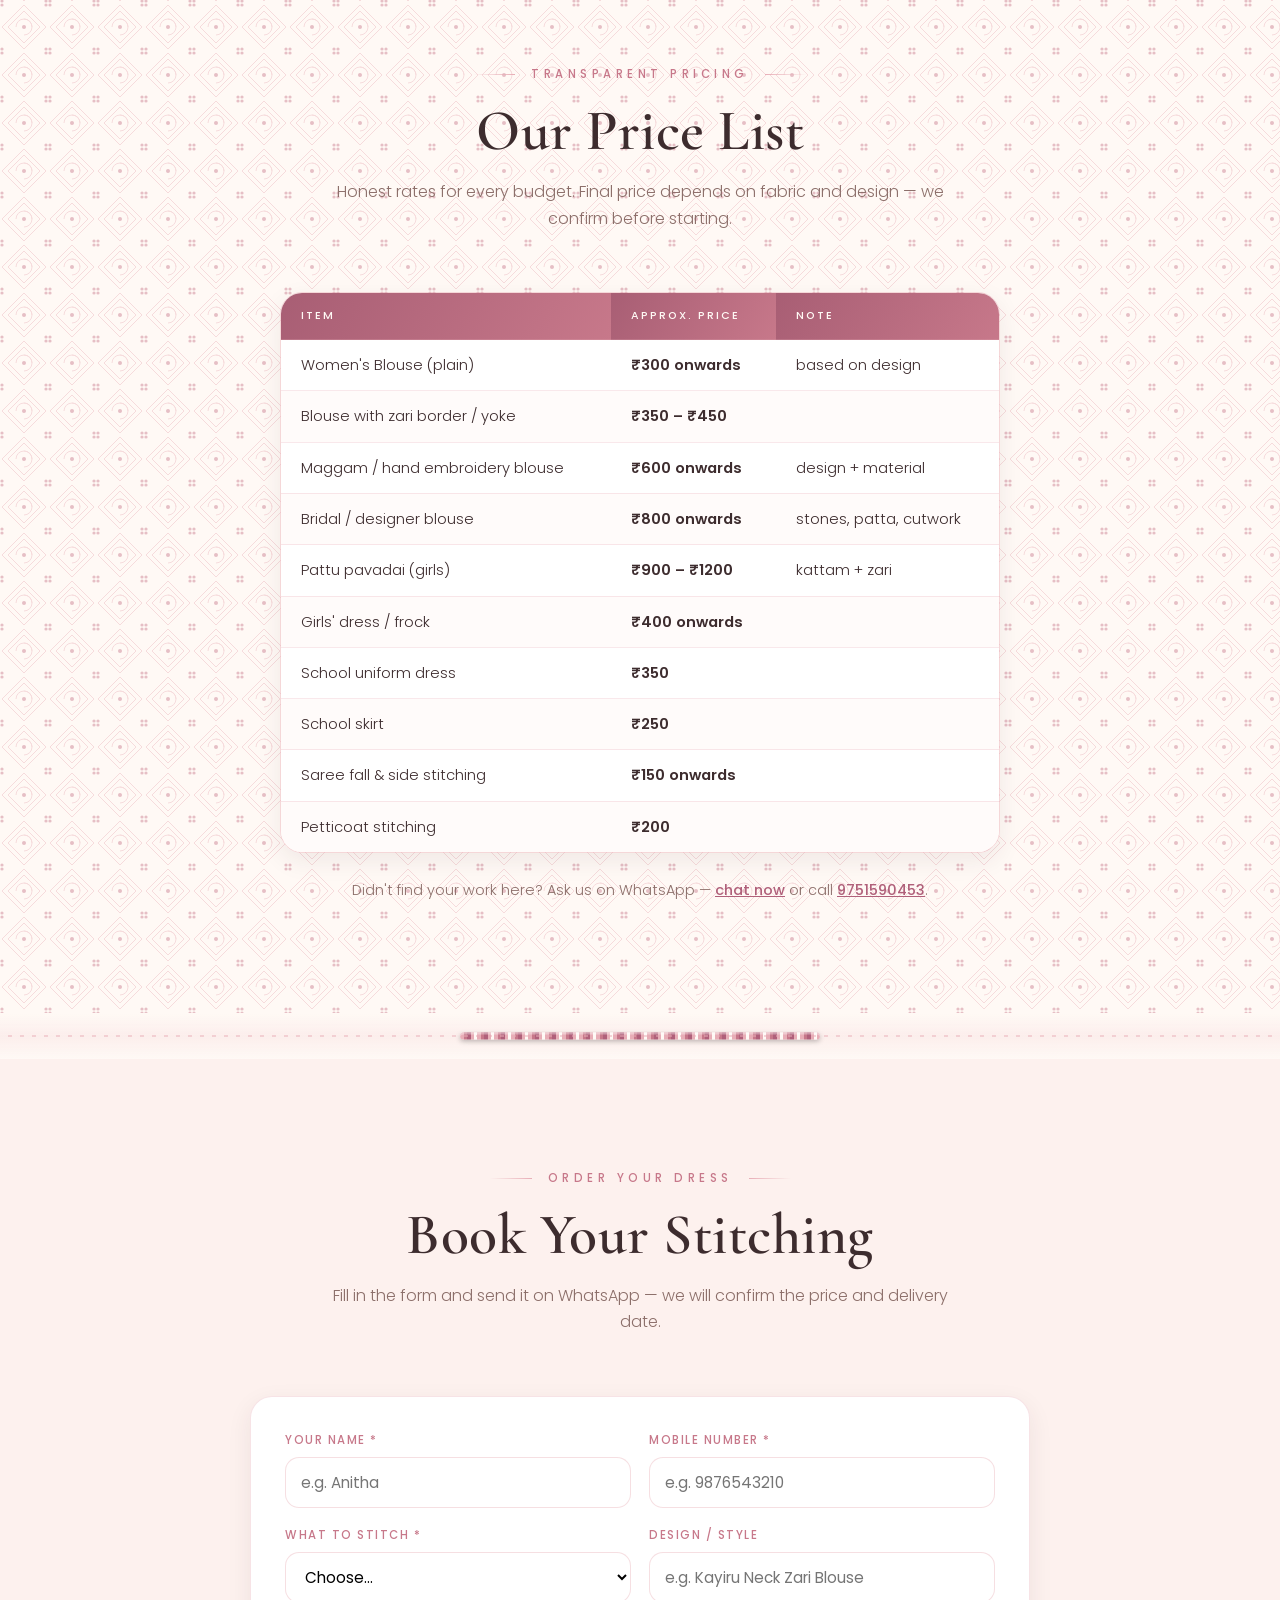
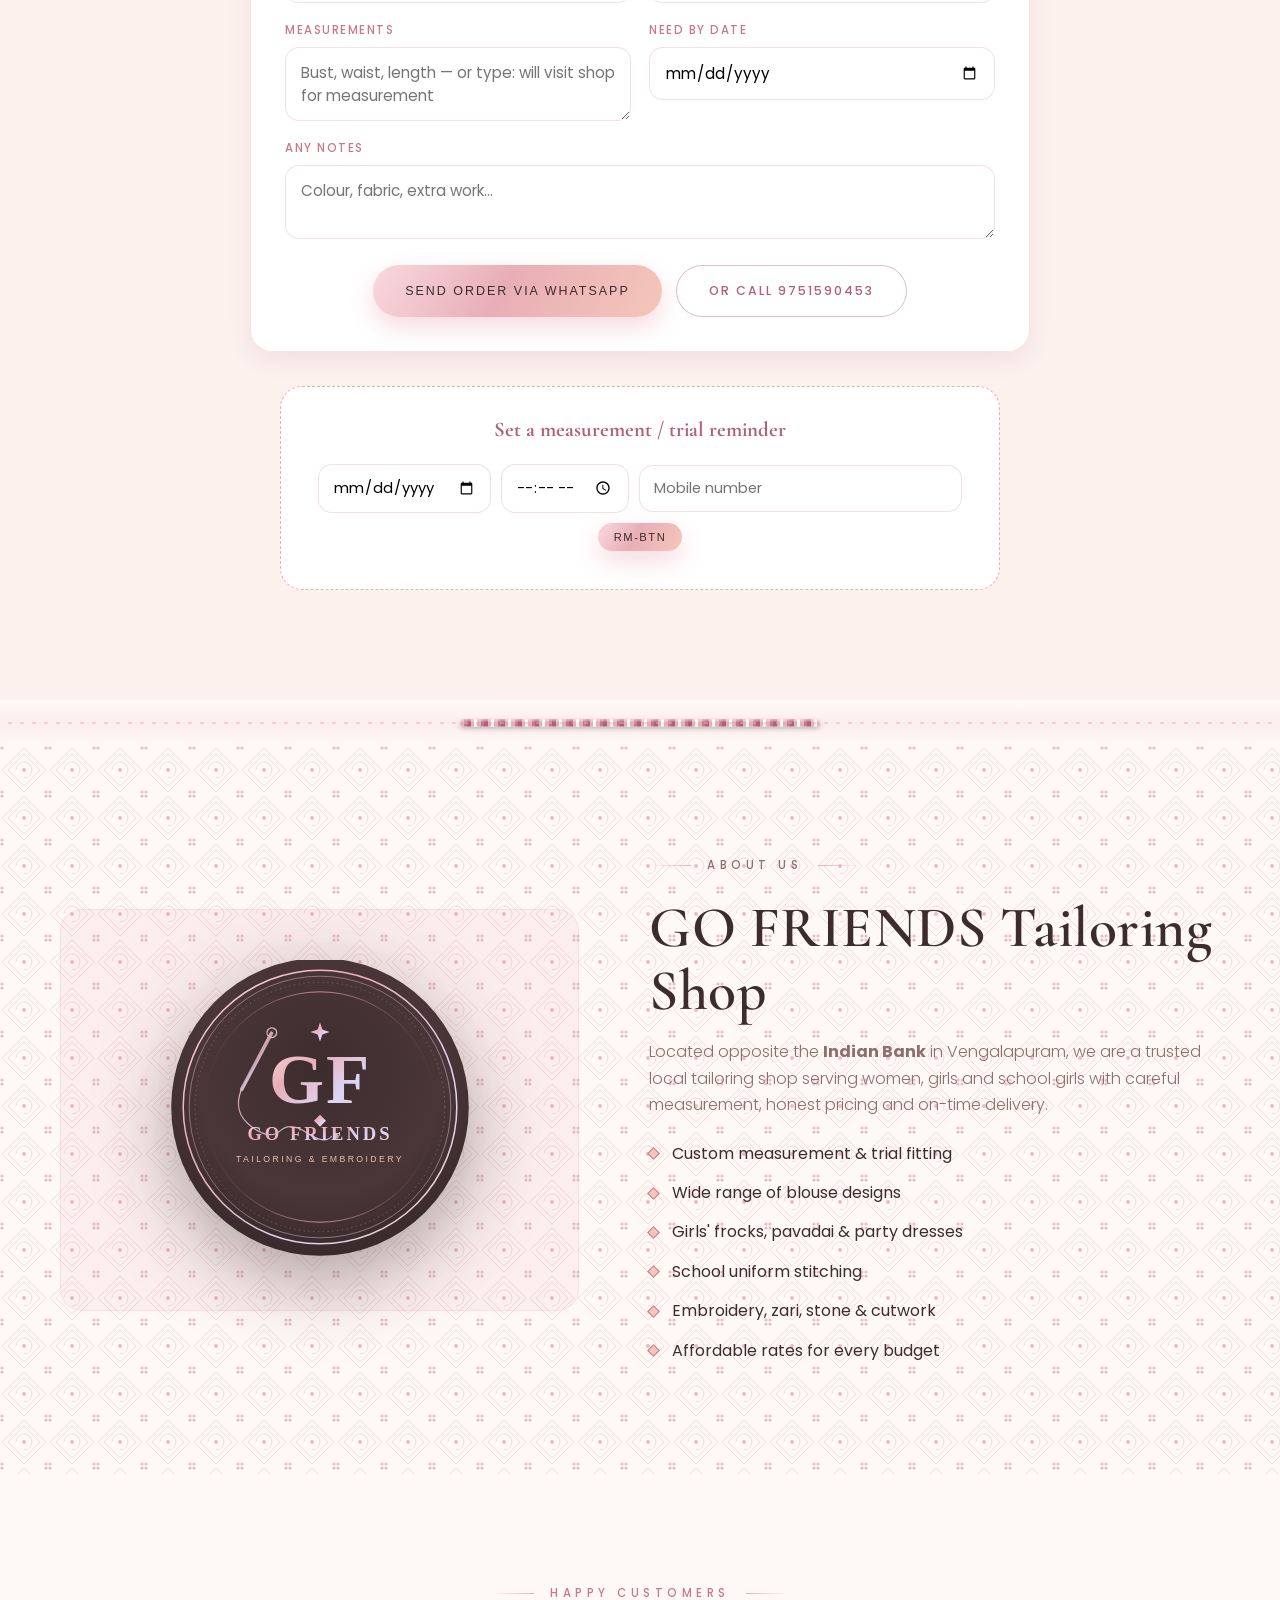
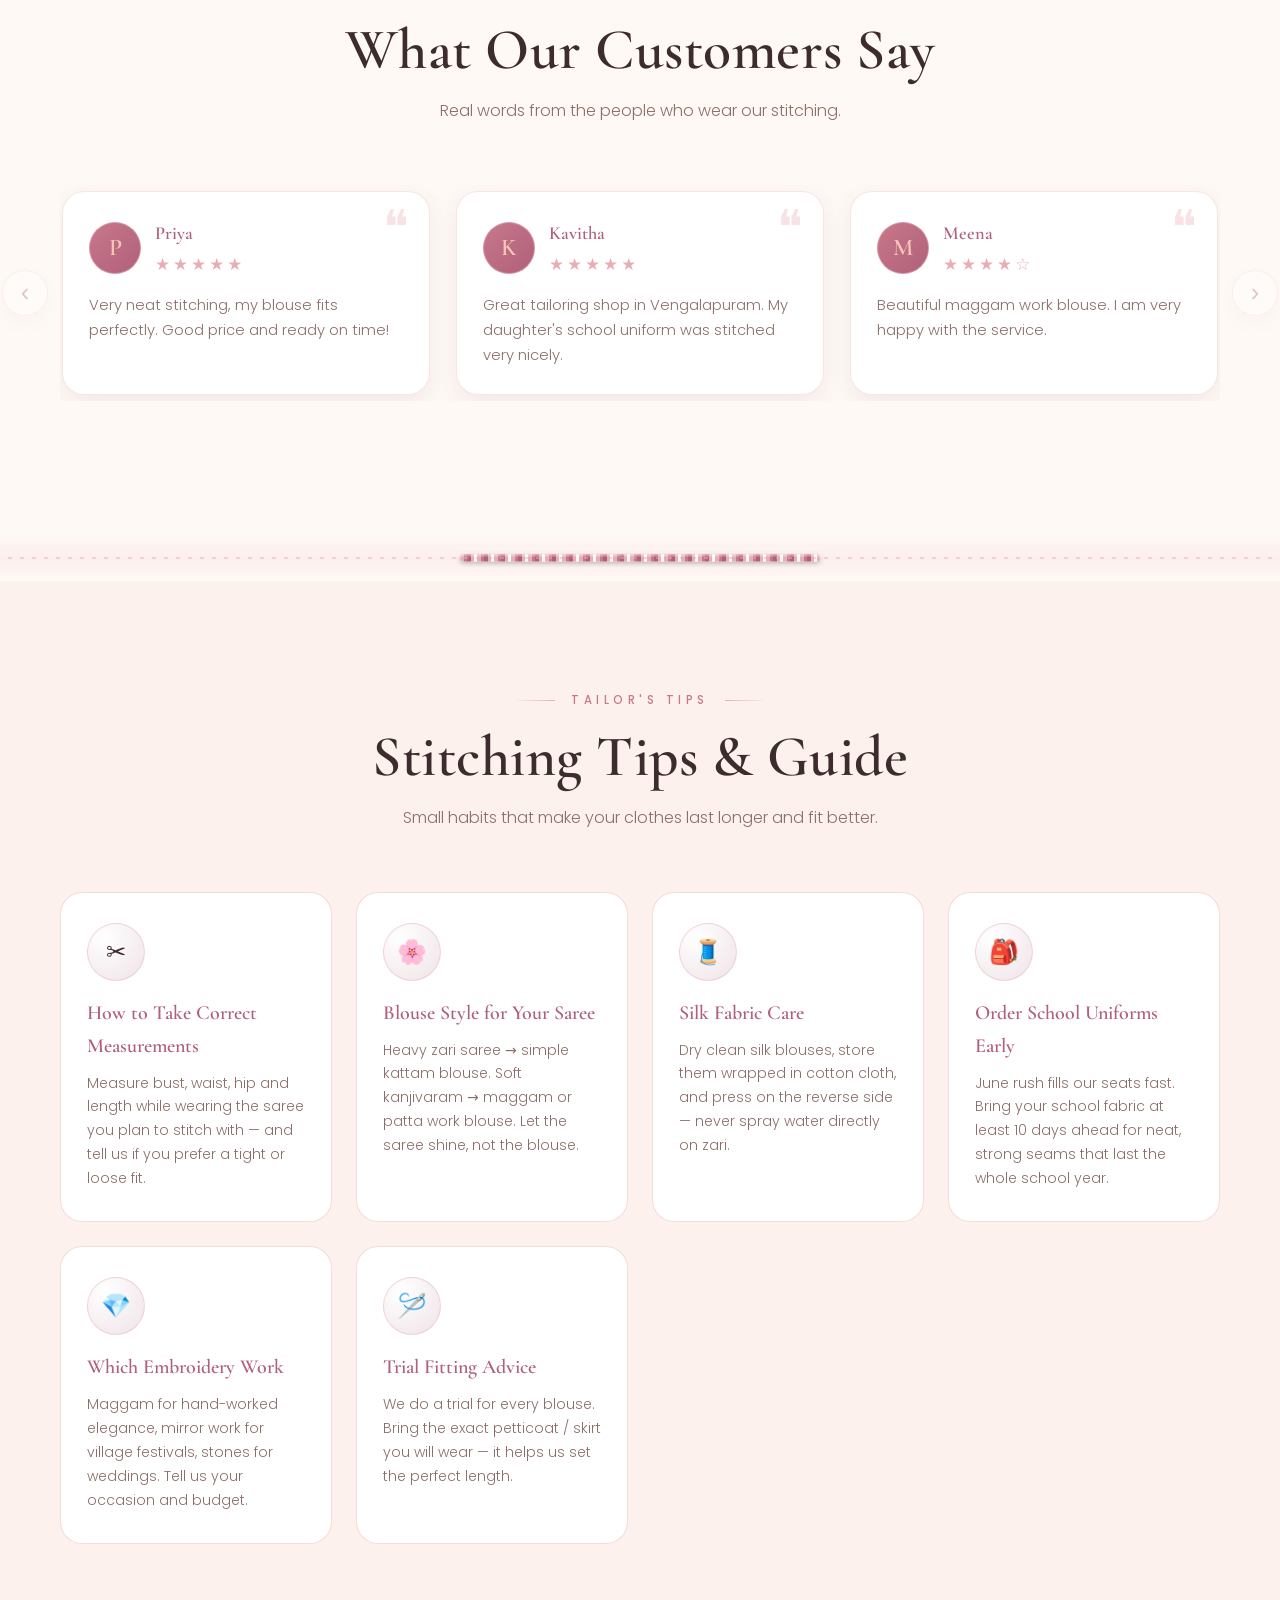
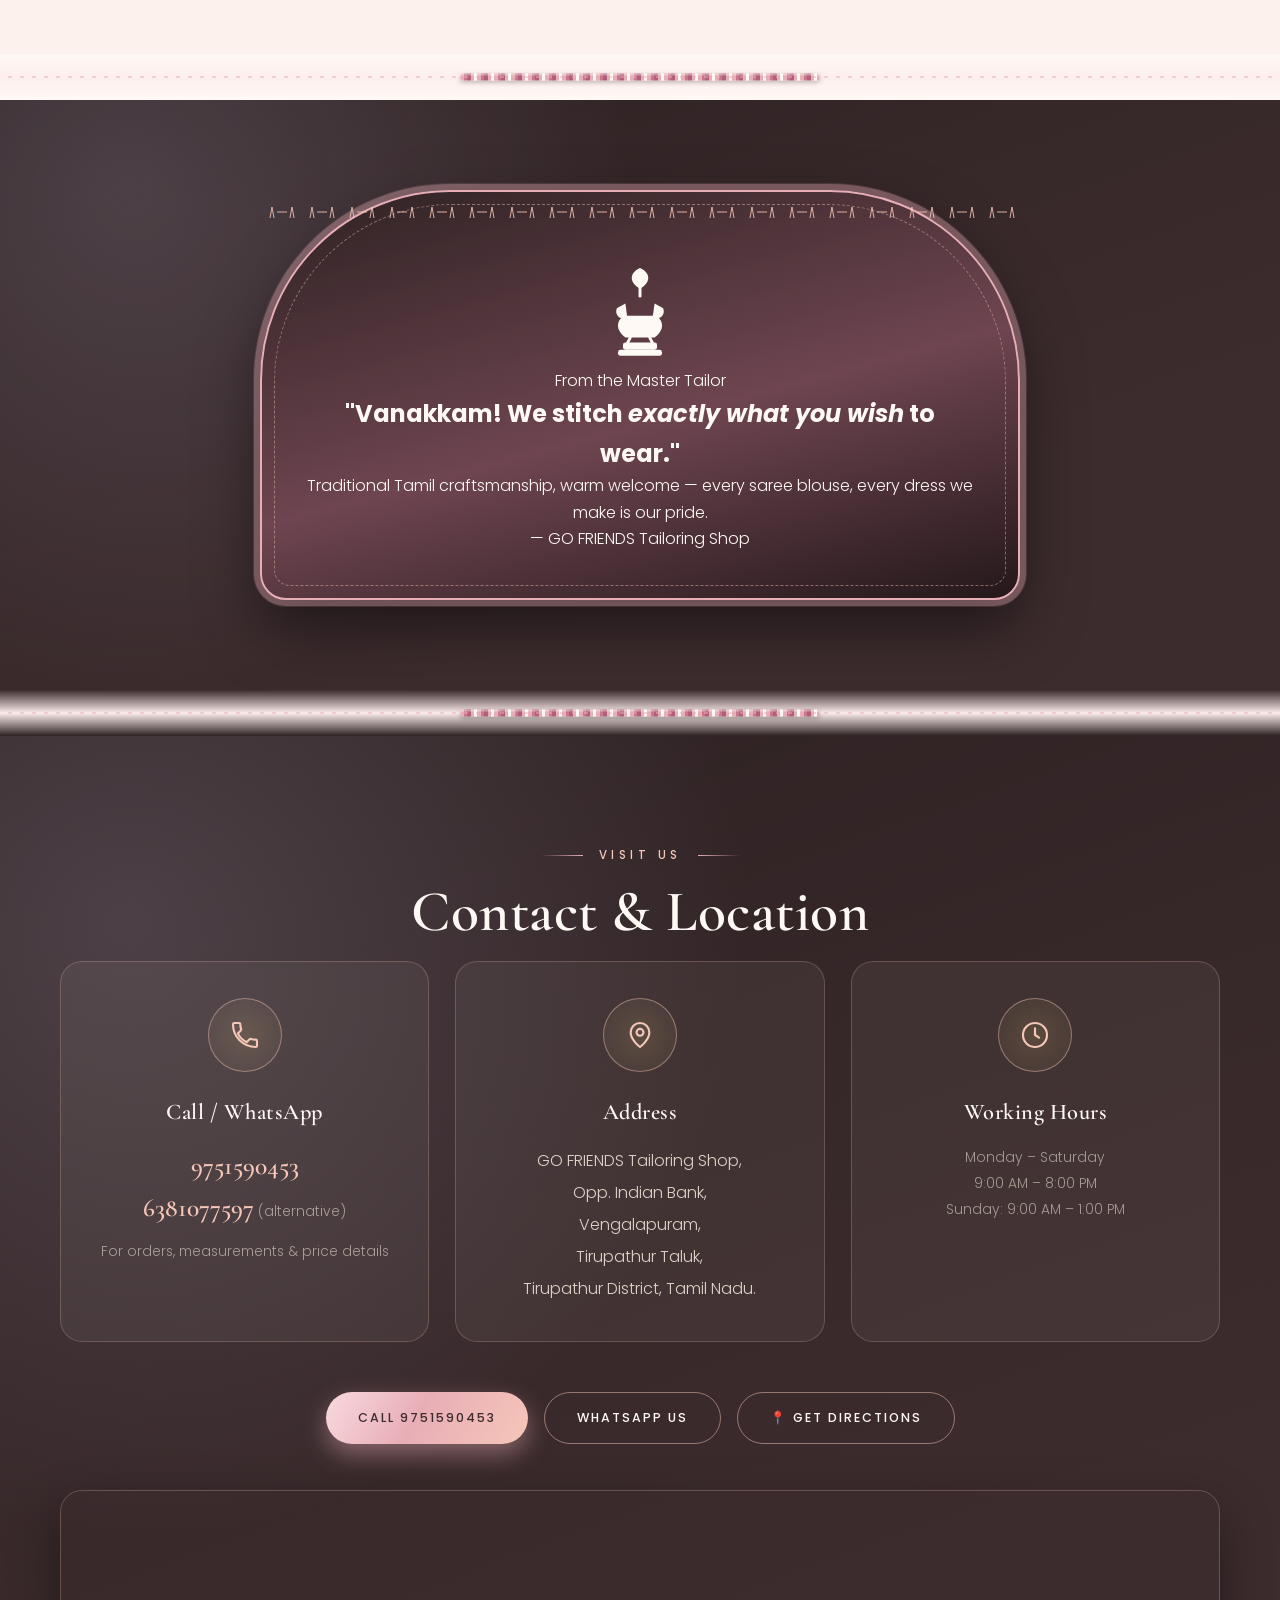
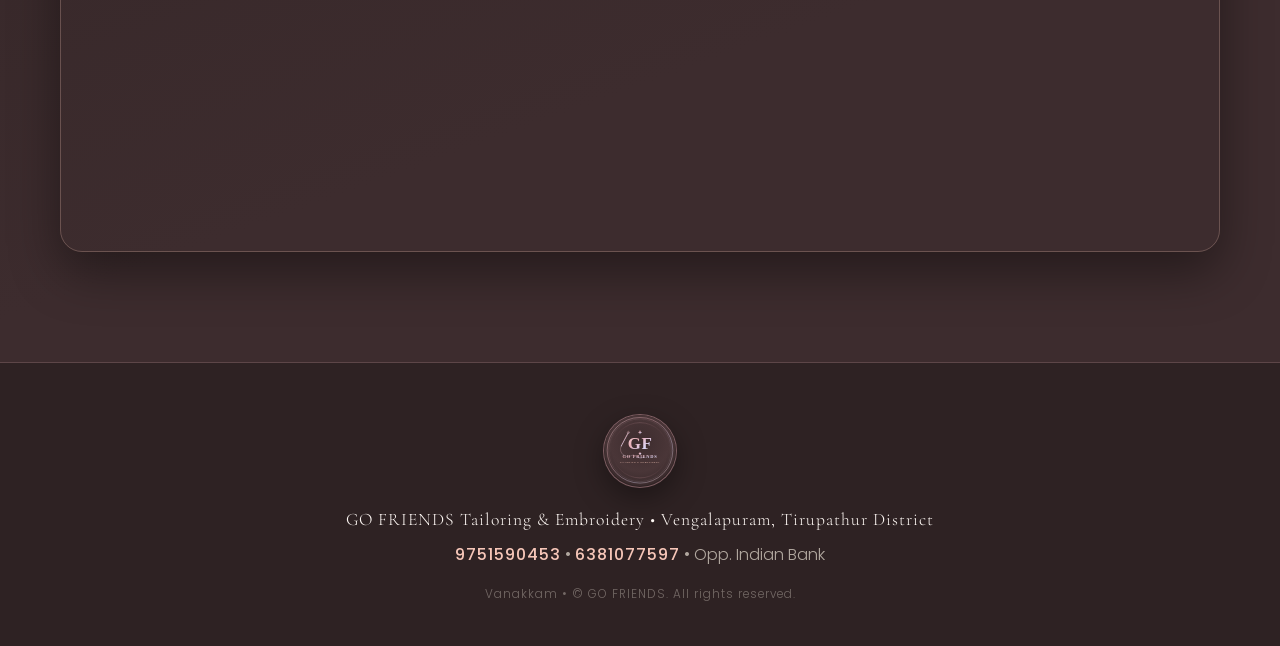
<file: my-website/index.html>
<!DOCTYPE html>
<html lang="en">
<head>
  <meta charset="UTF-8" />
  <meta name="viewport" content="width=device-width, initial-scale=1.0" />
  <title>GO FRIENDS Tailoring | Traditional Blouse Stitching - Vengalapuram</title>
  <meta name="description" content="GO FRIENDS Tailoring Shop - Custom blouse stitching, tailoring and embroidery for women, girls and school girls in Vengalapuram, Tirupathur. Call 9751590453. Order online and view prices." />
  <meta name="keywords" content="tailoring shop Vengalapuram, blouse stitching Vengalapuram, tailor near me Tirupathur, pattu pavadai, school uniform stitching, maggam work, GO FRIENDS tailoring" />
  <meta name="robots" content="index, follow" />
  <link rel="canonical" href="https://gofriends-tailoring.example.com/" />
  <meta property="og:title" content="GO FRIENDS Tailoring | Custom Blouse Stitching in Vengalapuram" />
  <meta property="og:description" content="Blouse stitching, pattu pavadai, school uniforms &amp; maggam work in Vengalapuram, Tirupathur. Call 9751590453." />
  <meta property="og:type" content="website" />
  <meta property="og:image" content="assets/hero-photo.png" />
  <link rel="icon" type="image/svg+xml" href="images/logo.svg" />
  <script type="application/ld+json">
  {
    "@context": "https://schema.org",
    "@type": "LocalBusiness",
    "name": "GO FRIENDS Tailoring & Embroidery",
    "image": "assets/logo.svg",
    "description": "Custom blouse stitching, embroidery, pattu pavadai, school uniforms and zari work in Vengalapuram, Tirupathur.",
    "telephone": ["+919751590453", "+916381077597"],
    "priceRange": "₹",
    "address": {
      "@type": "PostalAddress",
      "streetAddress": "Opp. Indian Bank",
      "addressLocality": "Vengalapuram",
      "addressRegion": "Tamil Nadu",
      "addressCountry": "IN"
    },
    "openingHours": ["Mo-Sa 09:00-20:00", "Su 09:00-13:00"],
    "url": "https://gofriends-tailoring.example.com/"
  }
  </script>
  <link rel="preconnect" href="https://fonts.googleapis.com" />
  <link rel="preconnect" href="https://fonts.gstatic.com" crossorigin />
  <link href="https://fonts.googleapis.com/css2?family=Cormorant+Garamond:ital,wght@0,400;0,500;0,600;0,700;1,400;1,500;1,600&family=Playfair+Display:wght@600;700;800&family=Poppins:wght@300;400;500;600&family=Great+Vibes&display=swap" rel="stylesheet" />
  <link rel="stylesheet" href="style.css" />
</head>
<body>

  <!-- Tamil motifs sprite -->
  <svg class="motif-sprite" xmlns="http://www.w3.org/2000/svg" aria-hidden="true">
    <symbol id="motif-lamp" viewBox="0 0 64 80">
      <g fill="currentColor">
        <rect x="14" y="72" width="36" height="5" rx="2"/>
        <rect x="18" y="66" width="28" height="6" rx="2"/>
        <path d="M32 22c-9-5-9-13 0-17 9 4 9 12 0 17z"/>
        <path d="M22 46c-7 2-11-3-9-8l7-4c1 6 1 9 2 12z"/>
        <path d="M42 46c7 2 11-3 9-8l-7-4c-1 6-1 9-2 12z"/>
        <path d="M20 62c-8-6-8-14-1-18h26c7 4 7 12-1 18z"/>
      </g>
      <g fill="none" stroke="currentColor" stroke-width="2.4" stroke-linecap="round">
        <path d="M32 18v10"/>
        <path d="M24 62l-3 6M40 62l3 6"/>
      </g>
      <ellipse cx="32" cy="58" rx="5" ry="3" fill="currentColor" opacity="0.35"/>
    </symbol>
    <symbol id="motif-peacock" viewBox="0 0 64 64">
      <g fill="currentColor">
        <circle cx="36" cy="40" r="3"/>
        <path d="M36 38c-4-6-2-12 3-13 4 1 6 7 3 13z"/>
        <path d="M32 44c-9-1-12-6-8-12l8 2c1 4-1 7 0 10z"/>
        <path d="M33 30l5-9 7 7zM30 32l-8-5 7-7z"/>
      </g>
    </symbol>
    <symbol id="motif-lotus" viewBox="0 0 64 48">
      <g fill="currentColor">
        <path d="M32 34c-2 5-8 8-14 8 1-6 6-10 14-12 8 2 13 6 14 12-6 0-12-3-14-8z"/>
        <path d="M32 24c-4-6-3-12 0-16 3 4 4 10 0 16z"/>
        <path d="M22 24c5-5 11-6 18-3-3 5-11 7-18 3z"/>
        <path d="M42 24c-5-5-11-6-18-3 3 5 11 7 18 3z"/>
      </g>
    </symbol>
  </svg>

  <!-- Festive offers bar -->
  <div class="offer-bar" aria-roledescription="offers">
    <div class="offer-slide">
      <span data-i18n="offer-1">🪔 Pongal Special — 10% off on pattu pavadai &amp; silk saree stitching</span>
      <span data-i18n="offer-2">✨ Deepavali Special — Free zari border stitching on silk blouses</span>
      <span data-i18n="offer-3">🌸 Free patta / maggam work on new saree blouses</span>
      <span data-i18n="offer-1">🪔 Pongal Special — 10% off on pattu pavadai &amp; silk saree stitching</span>
      <span data-i18n="offer-2">✨ Deepavali Special — Free zari border stitching on silk blouses</span>
      <span data-i18n="offer-3">🌸 Free patta / maggam work on new saree blouses</span>
    </div>
  </div>

  <!-- Festive countdown -->
  <div class="countdown-bar" id="countdown">
    <div class="container countdown-inner">
      <span class="countdown-label">Next offer</span>
      <strong class="countdown-name" id="countdownName">Pongal Special</strong>
      <div class="countdown-boxes">
        <div class="countdown-cell"><b id="cdDays">00</b><span>days</span></div>
        <div class="countdown-cell"><b id="cdHrs">00</b><span>hrs</span></div>
        <div class="countdown-cell"><b id="cdMins">00</b><span>min</span></div>
        <div class="countdown-cell"><b id="cdSecs">00</b><span>sec</span></div>
      </div>
    </div>
  </div>

  <!-- Header -->
  <header class="header" id="header">
    <div class="container header-inner">
      <a href="#home" class="brand">
        <img src="images/logo.svg" alt="GO FRIENDS Logo" class="brand-logo" />
        <span class="brand-text">
          <strong>GO FRIENDS</strong>
          <small>Tailoring &amp; Embroidery</small>
        </span>
      </a>
      <nav class="nav" id="nav">
        <a href="#home" class="nav-link" data-i18n="nav-home">Home</a>
        <a href="#services" class="nav-link" data-i18n="nav-services">Services</a>
        <a href="#gallery" class="nav-link" data-i18n="nav-designs">Designs</a>
        <a href="#price" class="nav-link" data-i18n="nav-price">Price List</a>
        <a href="#booking" class="nav-link" data-i18n="nav-book">Book Order</a>
        <a href="#reviews" class="nav-link" data-i18n="nav-reviews">Reviews</a>
        <a href="#contact" class="nav-link" data-i18n="nav-contact">Contact</a>
        <button type="button" class="lang-toggle" id="langToggle" title="தமிழ் / English">தமிழ்</button>
        <a href="tel:9751590453" class="btn btn-gold nav-cta" data-i18n="nav-call">Call Now</a>
      </nav>
      <button class="nav-toggle" id="navToggle" aria-label="Open menu">
        <span></span><span></span><span></span>
      </button>
    </div>
  </header>

  <!-- Hero -->
  <section class="hero hero-photo-only" id="home">
    <h1 class="sr-only" data-i18n="hero-h1">GO FRIENDS Tailoring Shop — Custom Blouse Stitching, Embroidery &amp; School Uniforms in Vengalapuram, Tirupathur</h1>
    <img src="images/hero-photo.png" alt="GO FRIENDS Tailoring" class="hero-bg" />
    <a href="#gallery" class="hero-scroll-btn" data-i18n="hero-more">View Blouse Designs</a>
  </section>

  <!-- Saree divider -->
  <div class="saree-divider" aria-hidden="true"></div>

  <!-- Services -->
  <section class="section" id="services">
    <div class="container">
      <p class="section-eyebrow" data-i18n="sv-eyebrow">What we do</p>
      <h2 class="section-title" data-i18n="sv-title">Traditional <em>Tailoring</em> For Everyone</h2>
      <p class="section-sub" data-i18n="sv-sub">We stitch clothes that fit beautifully and last long.</p>

      <div class="cards">
        <article class="card">
          <div class="card-icon">
            <svg viewBox="0 0 24 24" fill="none" stroke="currentColor" stroke-width="1.6" stroke-linecap="round" stroke-linejoin="round"><path d="M12 2v4"/><path d="M12 8a5 5 0 0 1 5 5v9H7v-9a5 5 0 0 1 5-5z"/><path d="M9 18h6"/></svg>
          </div>
          <h3>Women's Blouses</h3>
          <p>Every blouse style — kattam, zari border, maggam, stone and cutwork — stitched to your exact measurements.</p>
        </article>

        <article class="card">
          <div class="card-icon">
            <svg viewBox="0 0 24 24" fill="none" stroke="currentColor" stroke-width="1.6" stroke-linecap="round" stroke-linejoin="round"><circle cx="12" cy="8" r="4"/><path d="M4 21c0-4 3.6-7 8-7s8 3 8 7"/></svg>
          </div>
          <h3>Girls' Dresses</h3>
          <p>Frocks, lehenga, pattu pavadai and cute party dresses for girls, made with soft, skin-friendly fabric care.</p>
        </article>

        <article class="card">
          <div class="card-icon">
            <svg viewBox="0 0 24 24" fill="none" stroke="currentColor" stroke-width="1.6" stroke-linecap="round" stroke-linejoin="round"><path d="M2 7h20v12H2z"/><path d="M2 7l10-5 10 5"/><path d="M6 7V4"/><path d="M18 7V4"/></svg>
          </div>
          <h3>School Uniforms</h3>
          <p>Neat and durable school dress &amp; skirt stitching for school girls — strong seams that survive every school day.</p>
        </article>

        <article class="card">
          <div class="card-icon">
            <svg viewBox="0 0 24 24" fill="none" stroke="currentColor" stroke-width="1.6" stroke-linecap="round" stroke-linejoin="round"><circle cx="12" cy="12" r="9"/><path d="M12 3v18"/><path d="M3 12h18"/><circle cx="12" cy="12" r="3"/></svg>
          </div>
          <h3>Embroidery &amp; Zari</h3>
          <p>Maggam, stone, sequin and zari work that adds a rich, festive finish to your blouses and dresses.</p>
        </article>
      </div>
    </div>
  </section>

  <!-- Saree divider -->
  <div class="saree-divider" aria-hidden="true"></div>

  <!-- Silk & Bridal showcase -->
  <section class="section section-alt kolam-bg">
    <div class="container">
      <p class="section-eyebrow" data-i18n="silk-eyebrow">Silk &amp; Bridal</p>
      <h2 class="section-title" data-i18n="silk-title">Silk <em>Splendour</em> — Traditional Work</h2>
      <p class="section-sub" data-i18n="silk-sub">Special silk stitching for festivals, functions and weddings.</p>

      <div class="trad-cards">
        <article class="trad-card">
          <div class="trad-icon"><svg viewBox="0 0 64 48" class="motif-md"><use href="#motif-lotus"/></svg></div>
          <h3>Pattu Pavadai</h3>
          <i>Silk Skirt Set</i>
          <p>Silk pavadai for girls with zari edges &amp; Kanchipuram-style patta work.</p>
        </article>
        <article class="trad-card">
          <div class="trad-icon"><svg viewBox="0 0 64 80" class="motif-md"><use href="#motif-lamp"/></svg></div>
          <h3>Bridal Blouse</h3>
          <i>Wedding Excellence</i>
          <p>Kalyana blouses for brides — pattu patta, stone, zari embroidery.</p>
        </article>
        <article class="trad-card">
          <div class="trad-icon"><svg viewBox="0 0 64 64" class="motif-md"><use href="#motif-peacock"/></svg></div>
          <h3>Pottu &amp; Mirror Work</h3>
          <i>Traditional Embellishment</i>
          <p>Mirror and gem-set blouse work in the traditional Tamil style.</p>
        </article>
        <article class="trad-card">
          <div class="trad-icon"><svg viewBox="0 0 24 24" fill="none" stroke="currentColor" stroke-width="1.6" stroke-linecap="round"><path d="M12 2v4"/><path d="M12 8a5 5 0 0 1 5 5v9H7v-9a5 5 0 0 1 5-5z"/></svg></div>
          <h3>Saree Blouse Patta</h3>
          <i>For Your New Saree</i>
          <p>Patta, kayiru and spoon-neck blouses matched to every new saree.</p>
        </article>
      </div>
    </div>
  </section>

  <!-- Saree divider -->
  <div class="saree-divider" aria-hidden="true"></div>

  <!-- Blouse Designs Gallery -->
  <section class="section" id="gallery">
    <div class="container">
      <p class="section-eyebrow" data-i18n="gl-eyebrow">Tamil Nadu culture collection</p>
      <h2 class="section-title" data-i18n="gl-title">Our <em>Blouse</em> Designs</h2>
      <p class="section-sub" data-i18n="gl-sub">Every blouse is stitched to your exact measurements. Photos show the finish — tap to call for the exact price.</p>

      <div class="filter-bar" id="galleryFilter">
        <button type="button" class="filter-btn active" data-filter="all" data-i18n="gl-filter-all">All</button>
        <button type="button" class="filter-btn" data-filter="blouse" data-i18n="gl-filter-blouse">Blouse</button>
        <button type="button" class="filter-btn" data-filter="girls" data-i18n="gl-filter-girls">Girls' Dress</button>
        <button type="button" class="filter-btn" data-filter="uniform" data-i18n="gl-filter-uniform">School Uniform</button>
      </div>

      <div class="fittings" id="fittingsGrid"></div>
    </div>
  </section>

  <!-- Saree divider -->
  <div class="saree-divider" aria-hidden="true"></div>

  <!-- Traditional cuts catalogue -->
  <section class="section kolam-bg-alt">
    <div class="container">
      <p class="section-eyebrow" data-i18n="cuts-eyebrow">Traditional Cuts</p>
      <h2 class="section-title" data-i18n="cuts-title">Gramma's <em>&amp;</em> Grandma's Classic Neck Styles</h2>
      <p class="section-sub" data-i18n="cuts-sub">Necklines handed down through Tamil tradition — each one a beauty of its own.</p>

      <div class="trad-cards">
        <article class="trad-card">
          <div class="trad-icon"><span class="cut-mark">1</span></div>
          <h3>Kayiru Neck</h3>
          <i>Cord-Tie Neckline</i>
          <p>The traditional draw-cord neck, gathered with a thread.</p>
        </article>
        <article class="trad-card">
          <div class="trad-icon"><span class="cut-mark">2</span></div>
          <h3>Singi Patta</h3>
          <i>V Neck with Patta</i>
          <p>V-shaped front fall finished with a zari patta border.</p>
        </article>
        <article class="trad-card">
          <div class="trad-icon"><span class="cut-mark">3</span></div>
          <h3>Vilvam Neck</h3>
          <i>Bel-Leaf Deep Cut</i>
          <p>Bel-leaf shaped deep neck, set with navarathna stones.</p>
        </article>
        <article class="trad-card">
          <div class="trad-icon"><span class="cut-mark">4</span></div>
          <h3>Cheeni Cut</h3>
          <i>Chennai Classic</i>
          <p>The famous tight-fitting Chinese-cut blouse of Chennai.</p>
        </article>
        <article class="trad-card">
          <div class="trad-icon"><span class="cut-mark">5</span></div>
          <h3>Navarathna Neck</h3>
          <i>Nine Gems</i>
          <p>Gem-set patta border for wedding silk blouses.</p>
        </article>
        <article class="trad-card">
          <div class="trad-icon"><span class="cut-mark">6</span></div>
          <h3>Maggam Work</h3>
          <i>Hand Thread Embroidery</i>
          <p>Hand-worked maggam (skein) embroidery — Tamil tradition.</p>
        </article>
      </div>
    </div>
  </section>

  <!-- Saree divider -->
  <div class="saree-divider" aria-hidden="true"></div>

  <!-- Price list -->
  <section class="section kolam-bg-alt" id="price">
    <div class="container">
      <p class="section-eyebrow" data-i18n="pr-eyebrow">Transparent pricing</p>
      <h2 class="section-title" data-i18n="pr-title">Our <em>Price</em> List</h2>
      <p class="section-sub" data-i18n="pr-sub">Honest rates for every budget. Final price depends on fabric and design — we confirm before starting.</p>
      <div class="price-wrap" id="priceList"></div>
      <p class="price-note-line">Didn't find your work here? Ask us on WhatsApp — <a href="https://wa.me/919751590453?text=Hi%20GO%20FRIENDS%2C%20I%20want%20to%20know%20the%20price%20for..." target="_blank" rel="noopener">chat now</a> or call <a href="tel:9751590453">9751590453</a>.</p>
    </div>
  </section>

  <!-- Saree divider -->
  <div class="saree-divider" aria-hidden="true"></div>

  <!-- Book Order -->
  <section class="section section-alt" id="booking">
    <div class="container">
      <p class="section-eyebrow" data-i18n="bk-eyebrow">Order your dress</p>
      <h2 class="section-title" data-i18n="bk-title">Book Your <em>Stitching</em></h2>
      <p class="section-sub" data-i18n="bk-sub">Fill in the form and send it on WhatsApp — we will confirm the price and delivery date.</p>

      <form class="booking-form" id="bookingForm">
        <div class="form-grid">
          <div class="form-field">
            <label for="bkName" data-i18n="bk-name">Your Name *</label>
            <input type="text" id="bkName" name="name" placeholder="e.g. Anitha" required />
          </div>
          <div class="form-field">
            <label for="bkPhone" data-i18n="bk-phone">Mobile Number *</label>
            <input type="tel" id="bkPhone" name="phone" placeholder="e.g. 9876543210" pattern="[0-9+ ]{10,15}" required />
          </div>
          <div class="form-field">
            <label for="bkType" data-i18n="bk-type">What to stitch *</label>
            <select id="bkType" name="type" required>
              <option value="" data-i18n="bk-choose">Choose…</option>
              <option value="Women's Blouse" data-i18n="bk-type-blouse">Women's Blouse</option>
              <option value="Girls' Dress" data-i18n="bk-type-girls">Girls' Dress</option>
              <option value="School Uniform" data-i18n="bk-type-uniform">School Uniform</option>
              <option value="Embroidery / Zari Work" data-i18n="bk-type-emb">Embroidery / Zari Work</option>
              <option value="Other" data-i18n="bk-type-other">Other</option>
            </select>
          </div>
          <div class="form-field">
            <label for="bkDesign" data-i18n="bk-design">Design / Style</label>
            <input type="text" id="bkDesign" name="design" placeholder="e.g. Kayiru Neck Zari Blouse" />
          </div>
          <div class="form-field">
            <label for="bkMeas" data-i18n="bk-meas">Measurements</label>
            <textarea id="bkMeas" name="measurements" rows="2" placeholder="Bust, waist, length — or type: will visit shop for measurement"></textarea>
          </div>
          <div class="form-field">
            <label for="bkDate" data-i18n="bk-date">Need by date</label>
            <input type="date" id="bkDate" name="date" />
            <span class="hint" id="bkDateHint"></span>
          </div>
          <div class="form-field form-field-full">
            <label for="bkNotes" data-i18n="bk-notes">Any notes</label>
            <textarea id="bkNotes" name="notes" rows="2" placeholder="Colour, fabric, extra work…"></textarea>
          </div>
        </div>
        <div class="form-submit">
          <button type="submit" class="btn btn-gold btn-submit" data-i18n="bk-submit">Send Order via WhatsApp</button>
          <a href="tel:9751590453" class="btn btn-outline btn-dark" data-i18n="bk-orcall">Or Call 9751590453</a>
        </div>
      </form>

      <div class="booking-success" id="bkResult" hidden>
        <p class="success-big">🎉 Order booked!</p>
        <p>Your <strong>Order ID: <span id="bkOrderId"></span></strong></p>
        <p id="bkOrderHint"></p>
        <p class="success-note">Keep your Order ID safe — quote it when you call or WhatsApp us.</p>
      </div>

      <!-- Trial / measurement reminder -->
      <div class="reminder-box">
        <h3 data-i18n="rm-title">Set a measurement / trial reminder</h3>
        <form class="reminder-form" id="reminderForm">
          <input type="date" id="rmDate" aria-label="Reminder date" />
          <input type="time" id="rmTime" aria-label="Time" />
          <input type="tel" id="rmPhone" placeholder="Mobile number" aria-label="Mobile number" />
          <button type="submit" class="btn btn-gold btn-xs" data-i18n="rm-btn">Remind me on WhatsApp</button>
        </form>
        <span class="hint" id="rmResult"></span>
      </div>

      <!-- Due reminder banner -->
      <div class="rm-banner" id="rmBanner" hidden>
        <span id="rmBannerText"></span>
        <button type="button" id="rmBannerClose" class="rm-banner-close" aria-label="Dismiss">×</button>
      </div>
    </div>
  </section>

  <!-- Saree divider -->
  <div class="saree-divider" aria-hidden="true"></div>

  <!-- About -->
  <section class="section kolam-bg-alt" id="about">
    <div class="container about-grid">
      <div class="about-visual">
        <img src="images/logo.svg" alt="GO FRIENDS Tailoring" class="about-logo" />
      </div>
      <div class="about-text">
        <p class="section-eyebrow" data-i18n="ab-eyebrow">About us</p>
        <h2 class="section-title" data-i18n="ab-title">GO FRIENDS <em>Tailoring</em> Shop</h2>
        <p>
          Located opposite the <strong>Indian Bank</strong> in Vengalapuram, we are a trusted local
          tailoring shop serving women, girls and school girls with careful measurement, honest
          pricing and on-time delivery.
        </p>
        <ul class="about-list">
          <li>Custom measurement &amp; trial fitting</li>
          <li>Wide range of blouse designs</li>
          <li>Girls' frocks, pavadai &amp; party dresses</li>
          <li>School uniform stitching</li>
          <li>Embroidery, zari, stone &amp; cutwork</li>
          <li>Affordable rates for every budget</li>
        </ul>
      </div>
    </div>
  </section>

  <!-- Reviews -->
  <section class="section" id="reviews">
    <div class="container">
      <p class="section-eyebrow" data-i18n="rv-eyebrow">Happy customers</p>
      <h2 class="section-title" data-i18n="rv-title">What Our Customers <em>Say</em></h2>
      <p class="section-sub" data-i18n="rv-sub">Real words from the people who wear our stitching.</p>
      <div class="carousel" id="reviewsCarousel">
        <button type="button" class="carousel-arrow prev" aria-label="Previous reviews">‹</button>
        <div class="carousel-track reviews" id="reviewsGrid"></div>
        <button type="button" class="carousel-arrow next" aria-label="Next reviews">›</button>
      </div>
      <div class="carousel-dots" id="reviewsDots"></div>
    </div>
  </section>

  <!-- Saree divider -->
  <div class="saree-divider" aria-hidden="true"></div>

  <!-- Tips -->
  <section class="section section-alt" id="tips">
    <div class="container">
      <p class="section-eyebrow" data-i18n="tp-eyebrow">Tailor's tips</p>
      <h2 class="section-title" data-i18n="tp-title">Stitching <em>Tips &amp; Guide</em></h2>
      <p class="section-sub" data-i18n="tp-sub">Small habits that make your clothes last longer and fit better.</p>
      <div class="tip-grid" id="tipsGrid"></div>
    </div>
  </section>

  <!-- Saree divider -->
  <div class="saree-divider" aria-hidden="true"></div>

  <!-- Master tailor's blessing -->
  <section class="section section-dark blessing-wrap" id="blessing">
    <div class="container">
      <div class="blessing">
        <div class="blessing-lamp" aria-hidden="true">
          <svg viewBox="0 0 64 80" class="motif-xl"><use href="#motif-lamp"/></svg>
        </div>
<p class="blessing-eyebrow">From the Master Tailor</p>
        <h2>"Vanakkam! We stitch <em>exactly what you wish</em> to wear."</h2>
        <p>Traditional Tamil craftsmanship, warm welcome — every saree blouse,
        every dress we make is our pride.</p>
        <span class="blessing-sign">— GO FRIENDS Tailoring Shop</span>
      </div>
    </div>
  </section>

  <!-- Saree divider dark -->
  <div class="saree-divider saree-divider-dark" aria-hidden="true"></div>

  <!-- Contact -->
  <section class="section section-dark" id="contact">
    <div class="container">
      <p class="section-eyebrow">Visit us</p>
      <h2 class="section-title">Contact &amp; <em>Location</em></h2>

      <div class="contact-grid">
        <div class="contact-card">
          <div class="card-icon">
            <svg viewBox="0 0 24 24" fill="none" stroke="currentColor" stroke-width="1.6" stroke-linecap="round" stroke-linejoin="round"><path d="M6.62 10.79a15.05 15.05 0 0 0 6.59 6.59l2.2-2.2a1 1 0 0 1 1.02-.24 11.36 11.36 0 0 0 3.57.57 1 1 0 0 1 1 1V20a1 1 0 0 1-1 1A17 17 0 0 1 3 4a1 1 0 0 1 1-1h3.5a1 1 0 0 1 1 1 11.36 11.36 0 0 0 .57 3.57 1 1 0 0 1-.25 1.02l-2.2 2.2z"/></svg>
          </div>
          <h3>Call / WhatsApp</h3>
          <p><a href="tel:9751590453" class="contact-link">9751590453</a></p>
          <p><a href="tel:6381077597" class="contact-link">6381077597</a> <span class="contact-hint">(alternative)</span></p>
          <p class="contact-hint">For orders, measurements &amp; price details</p>
        </div>

        <div class="contact-card">
          <div class="card-icon">
            <svg viewBox="0 0 24 24" fill="none" stroke="currentColor" stroke-width="1.6" stroke-linecap="round" stroke-linejoin="round"><path d="M12 21s-7-5.1-7-11a7 7 0 0 1 14 0c0 5.9-7 11-7 11z"/><circle cx="12" cy="10" r="2.6"/></svg>
          </div>
          <h3>Address</h3>
          <p class="contact-address">
            GO FRIENDS Tailoring Shop,<br />
            Opp. Indian Bank,<br />
            Vengalapuram,<br />
            Tirupathur Taluk,<br />
            Tirupathur District, Tamil Nadu.
          </p>
        </div>

        <div class="contact-card">
          <div class="card-icon">
            <svg viewBox="0 0 24 24" fill="none" stroke="currentColor" stroke-width="1.6" stroke-linecap="round" stroke-linejoin="round"><circle cx="12" cy="12" r="9"/><path d="M12 7v5l3 2"/></svg>
          </div>
          <h3>Working Hours</h3>
          <p class="contact-hint">
            Monday – Saturday<br />
            9:00 AM – 8:00 PM<br />
            Sunday: 9:00 AM – 1:00 PM
          </p>
        </div>
      </div>

      <div class="contact-actions">
        <a href="tel:9751590453" class="btn btn-gold">Call 9751590453</a>
        <a href="https://wa.me/919751590453?text=Hello%20GO%20FRIENDS%2C%20I%20would%20like%20to%20know%20about%20your%20blouse%20stitching%20designs." target="_blank" rel="noopener" class="btn btn-outline">WhatsApp Us</a>
        <a href="https://www.google.com/maps/dir/?api=1&amp;destination=Vengalapuram,Tirupathur,Tamil+Nadu" target="_blank" rel="noopener" class="btn btn-outline">📍 Get Directions</a>
      </div>

      <!-- Map -->
      <div class="map-wrap">
        <iframe
          title="GO FRIENDS Tailoring Shop - Vengalapuram, Tirupathur"
          src="https://www.google.com/maps?q=Vengalapuram,+Tirupathur,+Tamil+Nadu&output=embed"
          width="100%" height="360" style="border:0;" allowfullscreen="" loading="lazy"
          referrerpolicy="no-referrer-when-downgrade"></iframe>
      </div>
    </div>
  </section>

  <!-- Footer -->
  <footer class="footer">
    <div class="container footer-inner">
      <img src="images/logo.svg" alt="GO FRIENDS" class="footer-logo" />
      <p class="footer-text">
        <span data-i18n="ft-tag">GO FRIENDS Tailoring &amp; Embroidery</span> • Vengalapuram, Tirupathur District
      </p>
      <p class="footer-phone">
        <a href="tel:9751590453">9751590453</a> <span class="footer-sep">•</span> <a href="tel:6381077597">6381077597</a> <span class="footer-sep">•</span> Opp. Indian Bank
      </p>
      <p class="footer-copy" data-i18n="ft-rights">Vanakkam • © <span id="year"></span> GO FRIENDS. All rights reserved.</p>
    </div>
  </footer>

  <!-- WhatsApp quick chat -->
  <a href="https://wa.me/919751590453?text=Hello%20GO%20FRIENDS%20Tailoring!" target="_blank" rel="noopener" class="wa-float" title="Chat on WhatsApp" aria-label="WhatsApp">✆</a>

  <!-- Admin -->
  <button id="adminBtn" class="admin-float" title="Admin" aria-label="Admin panel">⚙</button>

  <div class="modal" id="loginModal" hidden>
    <div class="modal-box">
      <h3>Admin Login</h3>
      <p class="modal-hint">Enter the admin password to edit designs.</p>
      <input type="password" id="adminPass" placeholder="Password" autocomplete="off" />
      <p class="login-error" id="loginError"></p>
      <div class="modal-actions">
        <button type="button" class="btn btn-gold" id="loginBtn">Login</button>
        <button type="button" class="btn btn-outline btn-dark" id="loginClose">Cancel</button>
      </div>
    </div>
  </div>

  <div class="modal" id="adminModal" hidden>
    <div class="modal-box admin-box">
      <div class="admin-head">
        <h3>Admin Panel</h3>
        <button type="button" class="modal-x" id="adminClose" aria-label="Close">×</button>
      </div>
      <div class="admin-tabs">
        <button type="button" class="tab active" data-tab="designs">Designs</button>
        <button type="button" class="tab" data-tab="reviews">Reviews</button>
        <button type="button" class="tab" data-tab="orders">Orders</button>
        <button type="button" class="tab" data-tab="reports">Reports</button>
      </div>
      <p class="modal-hint" id="adminHint">Add, rename or delete design photos. Changes save automatically.</p>
      <div class="admin-list" id="adminList"></div>
      <div class="admin-actions">
        <button type="button" class="btn btn-gold" id="addBtn">+ Add</button>
        <button type="button" class="btn btn-outline btn-dark" id="logoutBtn">Logout</button>
      </div>
    </div>
  </div>

  <div class="modal" id="editModal" hidden>
    <div class="modal-box">
      <h3 id="editTitle">Add Design</h3>
      <label class="modal-label" for="editName" id="editNameLabel">Design name</label>
      <input type="text" id="editName" placeholder="e.g. Round Neck Blouse" />
      <label class="modal-label" for="editCategory" id="editCatLabel" hidden>Category</label>
      <select id="editCategory" hidden>
        <option value="blouse">Blouse</option>
        <option value="girls">Girls Dress</option>
        <option value="uniform">School Uniform</option>
        <option value="other">Other</option>
      </select>
      <label class="modal-label" for="editText" id="editTextLabel" hidden>Review text</label>
      <textarea id="editText" rows="3" placeholder="e.g. Very neat stitching, ready on time!" hidden></textarea>
      <label class="modal-label" for="editStars" id="editStarsLabel" hidden>Stars (1–5)</label>
      <select id="editStars" hidden>
        <option value="5">5 ★</option>
        <option value="4">4 ★</option>
        <option value="3">3 ★</option>
        <option value="2">2 ★</option>
        <option value="1">1 ★</option>
      </select>
      <label class="modal-label" for="editFile" id="editFileLabel">Photo</label>
      <input type="file" id="editFile" accept="image/*" />
      <img id="editPreview" class="edit-preview" alt="New photo preview" hidden />
      <div class="modal-actions">
        <button type="button" class="btn btn-gold" id="editSave">Save</button>
        <button type="button" class="btn btn-outline btn-dark" id="editCancel">Cancel</button>
      </div>
    </div>
  </div>

  
  
  
  
  
  
  
  
  
  
  <script src="script.js"></script>
</body>
</html>
</file>
<file: css/style.css>
/* ===== GO FRIENDS — Luxury Atelier ===== */
:root {
  --blush: #E8AEB7;
  --blush-deep: #C7788A;
  --blush-dark: #A85E74;
  --lavender: #DCD6F7;
  --lavender-soft: #F1EDFA;
  --peach: #F6C6B8;
  --cream: #FFF9F5;
  --ivory: #FFFFFF;
  --ink: #3D2C2E;
  --ink-soft: #8C6F6A;
  --bg: #FFF9F5;
  --bg-alt: #FDF1EE;
  --dark: #3D2C2E;
  --line: rgba(232, 174, 183, 0.45);
  --shadow: 0 18px 44px rgba(61, 44, 46, 0.14);
  --shadow-soft: 0 8px 24px rgba(61, 44, 46, 0.08);
  --radius: 22px;
  --font-display: 'Cormorant Garamond', 'Playfair Display', Georgia, serif;
  --font-tamil: var(--font-display);
  --font-script: 'Great Vibes', cursive;
  --font-body: 'Poppins', system-ui, sans-serif;
}

/* legacy aliases */
:root {
  --maroon: #C7788A;
  --maroon-deep: #B0607A;
  --maroon-dark: #3D2C2E;
  --gold: #E8AEB7;
  --gold-dark: #C7788A;
  --gold-light: #F6C6B8;
  --turmeric: #E8AEB7;
}

* { margin: 0; padding: 0; box-sizing: border-box; }

html { scroll-behavior: smooth; scroll-padding-top: 84px; }

body {
  font-family: var(--font-body);
  color: var(--ink);
  background: var(--bg);
  line-height: 1.65;
  font-weight: 300;
  overflow-x: hidden;
  overflow-x: clip;
}

img { max-width: 100%; display: block; }
a { text-decoration: none; color: inherit; }
ul { list-style: none; }

.container { width: min(1160px, 92%); margin-inline: auto; }

::selection { background: var(--gold-light); color: var(--maroon-deep); }

/* ===== Header ===== */
.header {
  position: sticky;
  top: 0;
  z-index: 100;
  background: rgba(61, 44, 46, 0.82);
  backdrop-filter: blur(14px);
  border-bottom: 1px solid var(--line);
  transition: box-shadow .3s ease, background .3s ease;
}
.header.scrolled { box-shadow: 0 10px 30px rgba(0, 0, 0, 0.35); }

.header-inner {
  display: flex;
  align-items: center;
  justify-content: space-between;
  gap: 16px;
  padding-block: 10px;
}

.brand { display: flex; align-items: center; gap: 13px; min-width: 0; }
.brand-logo {
  width: 54px; height: 54px;
  border-radius: 14px;
  box-shadow: 0 0 0 1px var(--line), 0 8px 20px rgba(0,0,0,.35);
}
.brand-text { display: flex; flex-direction: column; line-height: 1.15; }
.brand-text strong {
  font-family: var(--font-display);
  font-weight: 600;
  font-size: 1.42rem;
  letter-spacing: 2.5px;
  color: var(--gold-light);
}
.brand-text small {
  font-size: 0.6rem;
  color: var(--peach);
  letter-spacing: 3.5px;
  text-transform: uppercase;
  font-weight: 400;
}

.nav { display: flex; align-items: center; gap: 30px; }
.nav-link {
  font-weight: 400;
  font-size: 0.78rem;
  letter-spacing: 2px;
  text-transform: uppercase;
  color: var(--cream);
  position: relative;
  padding: 6px 0;
  transition: color .25s;
}
.nav-link::after {
  content: "";
  position: absolute;
  left: 50%; bottom: 0;
  width: 0; height: 1.5px;
  background: var(--gold-light);
  transition: width .3s ease, left .3s ease;
}
.nav-link:hover { color: var(--gold-light); }
.nav-link:hover::after { width: 100%; left: 0; }

.nav-toggle {
  display: none;
  flex-direction: column;
  gap: 5px;
  background: none;
  border: none;
  cursor: pointer;
  padding: 6px;
}
.nav-toggle span {
  width: 26px; height: 2px;
  background: var(--gold-light);
  border-radius: 2px;
  transition: transform .25s, opacity .25s;
}
.nav-toggle.open span:nth-child(1) { transform: translateY(7px) rotate(45deg); }
.nav-toggle.open span:nth-child(2) { opacity: 0; }
.nav-toggle.open span:nth-child(3) { transform: translateY(-7px) rotate(-45deg); }

/* ===== Buttons ===== */
.btn {
  position: relative;
  display: inline-flex;
  align-items: center;
  justify-content: center;
  gap: 8px;
  padding: 15px 32px;
  border-radius: 50px;
  font-weight: 500;
  font-size: 0.78rem;
  letter-spacing: 2px;
  text-transform: uppercase;
  transition: transform .25s, box-shadow .25s, background .25s;
  cursor: pointer;
  border: none;
  overflow: hidden;
}
.btn-gold {
  background: linear-gradient(120deg, #F9D9DE, var(--blush) 45%, var(--peach));
  color: #3D2C2E;
  box-shadow: 0 10px 24px rgba(232, 174, 183, 0.45);
}
.btn-gold::after {
  content: "";
  position: absolute;
  top: 0; left: -70%;
  width: 45%; height: 100%;
  background: linear-gradient(105deg, transparent, rgba(255,255,255,0.6), transparent);
  transform: skewX(-20deg);
  transition: left .5s ease;
}
.btn-gold:hover { transform: translateY(-3px); box-shadow: 0 16px 34px rgba(232, 174, 183, 0.55); }
.btn-gold:hover::after { left: 120%; }
.btn-outline {
  background: transparent;
  color: var(--cream);
  border: 1px solid rgba(246, 198, 184, 0.5);
}
.btn-outline:hover { background: rgba(246, 198, 184, 0.1); transform: translateY(-3px); }
.btn-dark {
  border-color: rgba(200, 120, 140, 0.5);
  color: var(--maroon-deep);
}
.btn-dark:hover { background: rgba(200, 120, 140, 0.08); }
.btn-xs { padding: 8px 16px; font-size: 0.7rem; letter-spacing: 1.5px; }
.btn-danger { background: linear-gradient(120deg, #C14B40, #9E3127); color: #fff; }
.btn-danger:hover { transform: translateY(-2px); }

/* ===== Hero ===== */
.hero {
  position: relative;
  min-height: max(540px, 100vh);
  min-height: max(540px, 100svh);
  min-height: max(540px, var(--viewport-height, 100dvh));
  display: flex;
  align-items: center;
  color: var(--cream);
  overflow: hidden;
}
.hero-photo-only { padding: 0; background: none; }
.hero-bg {
  position: absolute;
  inset: 0;
  width: 100%;
  height: 100%;
  object-fit: cover;
}
.hero-scroll-btn {
  position: absolute;
  bottom: 44px;
  left: 50%;
  transform: translateX(-50%);
  z-index: 2;
  font-family: var(--font-display);
  font-size: 0.95rem;
  font-weight: 600;
  letter-spacing: 1px;
  color: var(--dark);
  background: linear-gradient(120deg, #F9D9DE, #E8AEB7 55%, #F6C6B8);
  padding: 14px 34px;
  border-radius: 50px;
  box-shadow: 0 10px 24px rgba(61, 44, 46, 0.35);
  text-align: center;
  transition: transform .3s, box-shadow .3s;
}
.hero-scroll-btn:hover { transform: translateX(-50%) translateY(-4px); box-shadow: 0 16px 30px rgba(61, 44, 46, 0.45); }

/* ===== Sections ===== */
.section { padding: 110px 0; }
.section-alt { background: var(--bg-alt); }
.section-dark {
  background:
    radial-gradient(circle at 10% 15%, rgba(220, 214, 247, 0.16), transparent 40%),
    linear-gradient(160deg, #2E2223, var(--dark) 70%);
  color: var(--cream);
}

.section-eyebrow {
  color: var(--gold-dark);
  font-size: 0.72rem;
  font-weight: 500;
  letter-spacing: 4.5px;
  text-transform: uppercase;
  margin-bottom: 16px;
  text-align: center;
  display: flex;
  align-items: center;
  justify-content: center;
  gap: 16px;
}
.section-eyebrow::before, .section-eyebrow::after {
  content: "";
  width: 42px; height: 1px;
  background: linear-gradient(90deg, transparent, var(--gold));
}
.section-eyebrow::after { background: linear-gradient(90deg, var(--gold), transparent); }

.section-title {
  font-family: var(--font-tamil);
  font-weight: 600;
  font-size: clamp(2.4rem, 4.5vw, 3.6rem);
  letter-spacing: 0.5px;
  line-height: 1.1;
  text-align: center;
  margin-bottom: 16px;
}
.section-sub {
  text-align: center;
  color: var(--ink-soft);
  font-weight: 300;
  max-width: 640px;
  margin: 0 auto 60px;
}
.section-dark .section-eyebrow { color: var(--gold-light); }
.section-dark .section-sub { color: rgba(247, 239, 226, 0.7); }

/* ===== Service cards ===== */
.cards {
  display: grid;
  grid-template-columns: repeat(auto-fit, minmax(240px, 1fr));
  gap: 26px;
}
.card {
  background: var(--ivory);
  border: 1px solid rgba(232, 174, 183, 0.32);
  border-radius: var(--radius);
  padding: 40px 28px 34px;
  text-align: center;
  transition: transform .35s, box-shadow .35s;
  position: relative;
}
.card::before {
  content: "";
  position: absolute;
  top: 0; left: 20%; right: 20%;
  height: 2px;
  background: linear-gradient(90deg, transparent, var(--gold), transparent);
  opacity: 0;
  transition: opacity .35s;
}
.card:hover { transform: translateY(-10px); box-shadow: var(--shadow); }
.card:hover::before { opacity: 1; }
.card-icon {
  width: 74px; height: 74px;
  margin: 0 auto 22px;
  display: grid;
  place-items: center;
  border-radius: 50%;
  color: var(--gold-dark);
  border: 1px solid var(--line);
  background: radial-gradient(circle, rgba(198,161,91,0.14), rgba(198,161,91,0.04));
}
.card-icon svg { width: 32px; height: 32px; }
.card h3 {
  font-family: var(--font-display);
  font-weight: 600;
  font-size: 1.5rem;
  letter-spacing: 0.5px;
  margin-bottom: 10px;
  color: var(--maroon-deep);
}
.card p { font-size: 0.9rem; color: var(--ink-soft); }

/* ===== Fitting Gallery ===== */
.fittings {
  display: grid;
  grid-template-columns: repeat(auto-fill, minmax(250px, 1fr));
  gap: 30px;
}
.fitting-card {
  background: var(--ivory);
  border-radius: var(--radius);
  overflow: hidden;
  border: 1px solid rgba(232, 174, 183, 0.3);
  transition: transform .35s, box-shadow .35s;
  animation: fadeUp .6s ease both;
}
.fitting-card:hover { transform: translateY(-10px); box-shadow: var(--shadow); }

.fitting-photo { position: relative; display: block; aspect-ratio: 3/4; overflow: hidden; }
.fitting-photo::after {
  content: "";
  position: absolute;
  inset: 0;
  background: linear-gradient(to top, rgba(20,8,12,0.35), transparent 40%);
  opacity: 0;
  transition: opacity .35s;
}
.fitting-card:hover .fitting-photo::after { opacity: 1; }
.fitting-photo img {
  width: 100%;
  height: 100%;
  object-fit: cover;
  transition: transform .6s ease;
}
.fitting-card:hover .fitting-photo img { transform: scale(1.08); }

.fitting-new {
  position: absolute;
  top: 14px; left: 14px;
  z-index: 2;
  background: linear-gradient(120deg, #F9D9DE, #E8AEB7);
  color: #3D2C2E;
  font-size: 0.66rem;
  font-weight: 600;
  letter-spacing: 2px;
  text-transform: uppercase;
  padding: 7px 14px;
  border-radius: 50px;
}

.fitting-body { padding: 20px 20px 24px; text-align: center; }
.fitting-body h3 {
  font-family: var(--font-display);
  font-weight: 600;
  font-size: 1.35rem;
  letter-spacing: 0.5px;
  color: var(--maroon-deep);
}

/* ===== About ===== */
.about-grid {
  display: grid;
  grid-template-columns: 1fr 1.1fr;
  gap: 70px;
  align-items: center;
}
.about-visual {
  display: grid;
  place-items: center;
  background: radial-gradient(circle at 50% 40%, rgba(232, 174, 183, 0.2), rgba(200, 120, 140, 0.06));
  border-radius: var(--radius);
  padding: 50px;
  border: 1px solid rgba(232, 174, 183, 0.25);
}
.about-logo { width: min(300px, 100%); filter: drop-shadow(0 24px 40px rgba(20,8,12,0.35)); }

.about-text .section-eyebrow, .about-text .section-title { text-align: left; justify-content: flex-start; }
.about-text p { color: var(--ink-soft); margin-bottom: 22px; }

.about-list { display: grid; gap: 13px; }
.about-list li {
  display: flex;
  align-items: center;
  gap: 14px;
  font-weight: 400;
  color: var(--ink);
}
.about-list li::before {
  content: "";
  width: 7px; height: 7px;
  transform: rotate(45deg);
  border: 1px solid var(--gold-dark);
  background: var(--gold-light);
  flex-shrink: 0;
}

/* ===== Contact ===== */
.contact-grid {
  display: grid;
  grid-template-columns: repeat(auto-fit, minmax(250px, 1fr));
  gap: 26px;
  margin-bottom: 50px;
}
.contact-card {
  background: rgba(247, 239, 226, 0.05);
  border: 1px solid rgba(246, 198, 184, 0.22);
  border-radius: var(--radius);
  padding: 36px 26px;
  text-align: center;
  transition: transform .3s, border-color .3s;
}
.contact-card:hover { transform: translateY(-6px); border-color: rgba(246, 198, 184, 0.5); }
.contact-card .card-icon {
  color: var(--gold-light);
  border-color: rgba(246, 198, 184, 0.45);
  background: radial-gradient(circle, rgba(233,201,124,0.16), rgba(233,201,124,0.03));
}
.contact-card h3 {
  font-family: var(--font-display);
  font-weight: 600;
  font-size: 1.4rem;
  letter-spacing: 0.5px;
  margin-bottom: 14px;
}
.contact-link {
  font-family: var(--font-display);
  font-size: 1.6rem;
  font-weight: 600;
  color: var(--gold-light);
}
.contact-link:hover { text-decoration: underline; }
.contact-address { line-height: 2; color: rgba(247, 239, 226, 0.85); }
.contact-hint { font-size: 0.86rem; color: rgba(247, 239, 226, 0.55); margin-top: 10px; line-height: 1.9; }

.contact-actions {
  display: flex;
  flex-wrap: wrap;
  justify-content: center;
  gap: 16px;
  margin-bottom: 46px;
}

.map-wrap {
  border-radius: var(--radius);
  overflow: hidden;
  border: 1px solid rgba(246, 198, 184, 0.25);
  box-shadow: 0 20px 50px rgba(0, 0, 0, 0.4);
}
.map-wrap iframe { display: block; }

/* ===== Footer ===== */
.footer {
  background: #2E2223;
  color: rgba(247, 239, 226, 0.65);
  padding: 52px 0 42px;
  text-align: center;
  border-top: 1px solid rgba(232, 174, 183, 0.25);
}
.footer-logo { width: 72px; margin: 0 auto 18px; border-radius: 50%; box-shadow: 0 0 0 1px var(--line), 0 10px 30px rgba(0,0,0,.4); }
.footer-text {
  font-family: var(--font-display);
  font-size: 1.1rem;
  letter-spacing: 1px;
  margin-bottom: 8px;
  color: var(--cream);
}
.footer-phone a { color: var(--gold-light); font-weight: 500; letter-spacing: 1px; }
.footer-phone a:hover { text-decoration: underline; }
.footer-copy { font-size: 0.74rem; margin-top: 16px; color: rgba(247, 239, 226, 0.35); letter-spacing: 1px; }

/* ===== Admin float button ===== */
.admin-float {
  position: fixed;
  right: 20px;
  bottom: 20px;
  z-index: 200;
  width: 48px;
  height: 48px;
  border-radius: 50%;
  border: 1px solid rgba(232, 174, 183, 0.5);
  background: rgba(61, 44, 46, 0.85);
  color: var(--gold-light);
  font-size: 1.25rem;
  cursor: pointer;
  box-shadow: 0 8px 22px rgba(0, 0, 0, 0.35);
  transition: transform .25s, background .25s;
  display: grid;
  place-items: center;
}
.admin-float:hover { transform: rotate(25deg) scale(1.08); background: var(--maroon-deep); }

/* ===== Modals ===== */
.modal {
  position: fixed;
  inset: 0;
  z-index: 300;
  display: grid;
  place-items: center;
  background: rgba(11, 5, 7, 0.66);
  padding: 18px;
  backdrop-filter: blur(6px);
}
.modal[hidden] { display: none; }

.modal-box {
  width: min(480px, 100%);
  background: linear-gradient(165deg, var(--ivory), var(--cream));
  border: 1px solid rgba(232, 174, 183, 0.5);
  border-radius: var(--radius);
  padding: 30px;
  box-shadow: 0 30px 70px rgba(0, 0, 0, 0.5);
  max-height: 88vh;
  overflow: auto;
}
.modal-box h3 {
  font-family: var(--font-display);
  font-weight: 600;
  font-size: 1.7rem;
  color: var(--maroon-deep);
  margin-bottom: 8px;
}
.modal-hint { font-size: 0.85rem; color: var(--ink-soft); margin-bottom: 16px; }
.modal-label { display: block; font-size: 0.72rem; font-weight: 500; letter-spacing: 1.5px; text-transform: uppercase; color: var(--maroon); margin: 16px 0 7px; }

.modal-box input[type="password"],
.modal-box input[type="text"],
.modal-box input[type="file"] {
  width: 100%;
  padding: 13px 15px;
  border: 1.5px solid rgba(232, 174, 183, 0.45);
  border-radius: 14px;
  font-size: 0.95rem;
  font-family: inherit;
  outline: none;
  background: rgba(255, 255, 255, 0.7);
  transition: border-color .25s, box-shadow .25s;
}
.modal-box input:focus { border-color: var(--gold); box-shadow: 0 0 0 3px rgba(232, 174, 183, 0.18); }

.modal-actions { display: flex; flex-wrap: wrap; gap: 12px; margin-top: 20px; }

.login-error { color: #B3261E; font-size: 0.85rem; margin-top: 10px; min-height: 1.1em; }

.admin-head { display: flex; align-items: center; justify-content: space-between; gap: 10px; }
.modal-x { background: none; border: none; font-size: 1.7rem; line-height: 1; color: var(--ink-soft); cursor: pointer; }
.modal-x:hover { color: var(--maroon); }

.admin-list { display: grid; gap: 10px; margin: 16px 0 20px; }
.admin-row {
  display: flex;
  align-items: center;
  gap: 12px;
  background: rgba(255, 255, 255, 0.7);
  border: 1px solid rgba(232, 174, 183, 0.35);
  border-radius: 14px;
  padding: 10px 12px;
}
.admin-row img {
  width: 46px;
  height: 60px;
  object-fit: cover;
  border-radius: 10px;
  border: 1px solid rgba(232, 174, 183, 0.45);
  flex-shrink: 0;
}
.admin-row-name { flex: 1; font-size: 0.92rem; font-weight: 400; min-width: 0; overflow: hidden; text-overflow: ellipsis; color: var(--ink); }
.admin-actions { display: flex; flex-wrap: wrap; gap: 12px; }

.edit-preview {
  margin-top: 14px;
  max-width: 100%;
  max-height: 240px;
  border-radius: 14px;
  border: 1px solid rgba(232, 174, 183, 0.45);
}

/* ===== Gallery Filter ===== */
.filter-bar {
  display: flex;
  flex-wrap: wrap;
  justify-content: center;
  gap: 10px;
  margin-bottom: 42px;
}
.filter-btn {
  padding: 10px 24px;
  border-radius: 50px;
  border: 1px solid rgba(232, 174, 183, 0.45);
  background: transparent;
  color: var(--ink);
  font-weight: 400;
  font-size: 0.76rem;
  letter-spacing: 1.5px;
  text-transform: uppercase;
  cursor: pointer;
  transition: all .25s;
}
.filter-btn:hover { border-color: var(--gold); color: var(--maroon-deep); }
.filter-btn.active {
  background: linear-gradient(120deg, #F9D9DE, #E8AEB7);
  border-color: var(--gold);
  color: #3D2C2E;
  box-shadow: 0 6px 16px rgba(232, 174, 183, 0.35);
}

/* ===== Booking Form ===== */
.booking-form {
  background: var(--ivory);
  border: 1px solid rgba(232, 174, 183, 0.35);
  border-radius: var(--radius);
  padding: 34px;
  box-shadow: var(--shadow-soft);
  max-width: 780px;
  margin: 0 auto;
}
.form-grid {
  display: grid;
  grid-template-columns: 1fr 1fr;
  gap: 18px;
}
.form-field { display: flex; flex-direction: column; gap: 7px; }
.form-field-full { grid-column: 1 / -1; }
.form-field label {
  font-size: 0.72rem;
  font-weight: 500;
  letter-spacing: 1.5px;
  text-transform: uppercase;
  color: var(--maroon);
}
.form-field input,
.form-field select,
.form-field textarea {
  width: 100%;
  padding: 13px 15px;
  border: 1.5px solid rgba(232, 174, 183, 0.4);
  border-radius: 14px;
  font-size: 0.95rem;
  font-family: inherit;
  outline: none;
  background: rgba(255, 255, 255, 0.75);
  transition: border-color .25s, box-shadow .25s;
  resize: vertical;
}
.form-field input:focus,
.form-field select:focus,
.form-field textarea:focus {
  border-color: var(--gold);
  box-shadow: 0 0 0 3px rgba(232, 174, 183, 0.18);
}
.form-submit {
  display: flex;
  flex-wrap: wrap;
  gap: 14px;
  margin-top: 26px;
  justify-content: center;
}
.btn-submit { width: auto; }

/* ===== Reviews ===== */
.reviews {
  display: grid;
  grid-template-columns: repeat(auto-fill, minmax(280px, 1fr));
  gap: 26px;
}
.review-card {
  background: var(--ivory);
  border: 1px solid rgba(232, 174, 183, 0.32);
  border-radius: var(--radius);
  padding: 26px;
  box-shadow: var(--shadow-soft);
  transition: transform .3s, box-shadow .3s;
  position: relative;
}
.review-card::before {
  content: "❝";
  position: absolute;
  top: 12px; right: 20px;
  font-size: 3rem;
  line-height: 1;
  color: rgba(232, 174, 183, 0.35);
  font-family: Georgia, serif;
}
.review-card:hover { transform: translateY(-6px); box-shadow: var(--shadow); }

.review-top { display: flex; align-items: center; gap: 14px; margin-bottom: 14px; }
.review-ava {
  width: 52px; height: 52px;
  border-radius: 50%;
  overflow: hidden;
  flex-shrink: 0;
  display: grid;
  place-items: center;
  background: linear-gradient(135deg, var(--maroon), var(--maroon-deep));
  color: var(--gold-light);
  font-family: var(--font-display);
  font-size: 1.5rem;
  font-weight: 600;
  border: 1px solid rgba(232, 174, 183, 0.6);
}
.review-ava img { width: 100%; height: 100%; object-fit: cover; }
.review-head { display: flex; flex-direction: column; gap: 3px; }
.review-head strong { font-family: var(--font-display); font-size: 1.15rem; font-weight: 600; color: var(--maroon-deep); }
.review-stars { color: var(--gold); letter-spacing: 3px; font-size: 1.05rem; }
.review-text { font-size: 0.92rem; color: var(--ink-soft); line-height: 1.7; }
.review-empty { text-align: center; color: var(--ink-soft); grid-column: 1 / -1; }

/* ===== Admin tabs ===== */
.admin-tabs {
  display: flex;
  gap: 8px;
  margin: 14px 0 4px;
}
.admin-tabs .tab {
  flex: 1;
  padding: 10px 12px;
  border-radius: 50px;
  border: 1px solid rgba(232, 174, 183, 0.45);
  background: transparent;
  font-weight: 500;
  font-size: 0.76rem;
  letter-spacing: 1.5px;
  text-transform: uppercase;
  cursor: pointer;
  color: var(--ink);
  transition: all .25s;
}
.admin-tabs .tab.active {
  background: linear-gradient(120deg, #F9D9DE, #E8AEB7);
  border-color: var(--gold);
  color: #3D2C2E;
}
.admin-box .modal-hint { margin-top: 12px; }

/* ===== Tamil fonts & motif sizes ===== */
.motif-sprite { position: absolute; width: 0; height: 0; overflow: hidden; }
.motif-sm, .motif-md, .motif-lg, .motif-xl { width: auto; height: auto; }
.motif-sm { width: 26px; }
.motif-md { width: 42px; }
.motif-lg { width: 62px; }
.motif-xl { width: 78px; }
.section-title em { font-style: normal; }

/* ===== Festive offers bar ===== */
.offer-bar {
  background: linear-gradient(90deg, #3D2C2E, #B0607A 45%, #3D2C2E);
  border-bottom: 1px solid rgba(246, 198, 184, 0.45);
  overflow: hidden;
  position: relative;
  z-index: 99;
}
.offer-slide {
  display: flex;
  gap: 80px;
  width: max-content;
  padding: 12px 0;
  animation: marquee 28s linear infinite;
}
.offer-slide span {
  color: var(--gold-light);
  font-size: 0.88rem;
  letter-spacing: 0.3px;
  white-space: nowrap;
  font-family: var(--font-tamil);
}
@keyframes marquee { from { transform: translateX(0); } to { transform: translateX(-50%); } }

/* ===== Saree-zari dividers ===== */
.saree-divider {
  position: relative;
  height: 46px;
  background: linear-gradient(to bottom, var(--bg), rgba(232, 174, 183, 0.14), var(--bg));
  overflow: hidden;
}
.saree-divider::before {
  content: "";
  position: absolute;
  top: 50%; left: 50%;
  transform: translate(-50%, -50%);
  width: min(360px, 64%);
  height: 7px;
  border-radius: 4px;
  background: repeating-linear-gradient(
    90deg,
    #E8AEB7 0 4px, #C7788A 4px 7px, #B0607A 7px 11px,
    #E8AEB7 11px 14px, #FFF9F5 14px 17px
  );
  box-shadow: inset 0 2px 0 rgba(255, 255, 255, 0.35), 0 2px 5px rgba(0, 0, 0, 0.25);
}
.saree-divider::after {
  content: "";
  position: absolute;
  left: 0; top: 50%;
  transform: translateY(-50%);
  width: 100%; height: 2px;
  background: repeating-linear-gradient(90deg, transparent 0 8px, rgba(232, 174, 183, 0.5) 8px 12px);
}
.saree-divider-dark { background: linear-gradient(to bottom, var(--dark), rgba(232, 174, 183, 0.16), #2E2223); }

/* ===== Kolam pattern backgrounds ===== */
.kolam-bg { background-color: var(--bg-alt); }
.kolam-bg-alt { background-color: var(--bg); }
.kolam-bg, .kolam-bg-alt {
  background-image: url("data:image/svg+xml,%3Csvg xmlns='http://www.w3.org/2000/svg' width='48' height='48'%3E%3Cg fill='none' stroke='%23E8AEB7' stroke-width='1' opacity='0.4'%3E%3Cpath d='M24 2 L46 24 L24 46 L2 24 Z'/%3E%3Cpath d='M24 8 L40 24 L24 40 L8 24 Z'/%3E%3Cpath d='M16 24 a8 8 0 0 1 16 0'/%3E%3Cpath d='M24 16 a8 8 0 0 1 0 16'/%3E%3C/g%3E%3Cg fill='%23C7788A' opacity='0.45'%3E%3Ccircle cx='24' cy='24' r='2'/%3E%3Ccircle cx='2' cy='2' r='1.6'/%3E%3Ccircle cx='46' cy='2' r='1.6'/%3E%3Ccircle cx='2' cy='46' r='1.6'/%3E%3Ccircle cx='46' cy='46' r='1.6'/%3E%3C/g%3E%3C/svg%3E");
}

/* ===== Traditional cards (silk & cuts) ===== */
.trad-cards {
  display: grid;
  grid-template-columns: repeat(auto-fit, minmax(210px, 1fr));
  gap: 22px;
}
.trad-card {
  position: relative;
  text-align: center;
  padding: 32px 22px 26px;
  background: var(--ivory);
  border: 1px solid var(--line);
  border-radius: 18px;
  box-shadow: var(--shadow-soft);
  transition: transform .3s, box-shadow .3s;
}
.trad-card::before {
  content: "";
  position: absolute;
  inset: 7px;
  border: 1px dashed rgba(232, 174, 183, 0.5);
  border-radius: 12px;
  pointer-events: none;
}
.trad-card:hover { transform: translateY(-6px); box-shadow: var(--shadow); }
.trad-icon {
  width: 70px; height: 70px;
  margin: 0 auto 16px;
  border-radius: 50%;
  display: grid;
  place-items: center;
  color: var(--gold-dark);
  background: radial-gradient(circle at 30% 25%, #FFFFFF, #EFE3E6);
  border: 1px solid var(--line);
  line-height: 0;
}
.trad-icon svg { width: 38px; height: auto; color: inherit; }
.trad-card h3 {
  font-family: var(--font-tamil);
  font-size: 1.32rem;
  font-weight: 600;
  color: var(--maroon-deep);
  margin-bottom: 3px;
}
.trad-card i {
  display: block;
  font-style: italic;
  font-size: 0.78rem;
  color: var(--gold-dark);
  letter-spacing: 2px;
  margin-bottom: 10px;
}
.trad-card p { font-size: 0.83rem; color: var(--ink-soft); line-height: 1.65; }
.cut-mark {
  font-family: var(--font-tamil);
  font-weight: 700;
  font-size: 1.7rem;
  line-height: 1;
  color: var(--maroon);
}

/* ===== Blessing (temple frame) ===== */
.blessing-wrap { padding: 90px 0; }
.blessing {
  position: relative;
  max-width: 760px;
  margin: 0 auto;
  text-align: center;
  padding: 70px 44px 46px;
  border-radius: 190px 190px 26px 26px;
  background: linear-gradient(165deg, #2E2223, #6E4550 55%, #24181A);
  border: 2px solid var(--gold);
  box-shadow:
    0 0 0 6px rgba(232, 174, 183, 0.28),
    0 0 0 7px rgba(232, 174, 183, 0.14),
    0 26px 60px rgba(0, 0, 0, 0.5);
}
.blessing::before {
  content: "";
  position: absolute;
  inset: 12px;
  border: 1px dashed rgba(246, 198, 184, 0.45);
  border-radius: 178px 178px 16px 16px;
  pointer-events: none;
}
.blessing::after {
  content: "";
  position: absolute;
  left: 0; right: 0; top: 10px;
  height: 20px;
  background-image: url("data:image/svg+xml,%3Csvg xmlns='http://www.w3.org/2000/svg' width='40' height='18'%3E%3Cg fill='none' stroke='%23F6C6B8' stroke-width='1' opacity='0.85'%3E%3Cpath d='M10 15 L12 4 L14 15'/%3E%3Cpath d='M30 15 L32 4 L34 15'/%3E%3Cline x1='17' y1='9' x2='27' y2='9'/%3E%3C/g%3E%3C/svg%3E");
  background-repeat: repeat-x;
  background-position: center;
}

/* ===== Animations ===== */
@keyframes fadeUp {
  from { opacity: 0; transform: translateY(30px); }
  to { opacity: 1; transform: translateY(0); }
}

.reveal { opacity: 0; transform: translateY(34px); transition: opacity .8s ease, transform .8s ease; }
.reveal.in { opacity: 1; transform: translateY(0); }

/* ===== Responsive ===== */
@media (max-width: 900px) {
  .about-grid { grid-template-columns: 1fr; gap: 46px; }
  .about-visual { order: -1; }
  .section { padding: 84px 0; }
}

@media (max-width: 1200px) {
  .header { overflow-x: clip; }
  .nav {
    position: absolute;
    top: 100%;
    right: 0;
    max-height: calc(100vh - 90px);
    max-height: calc(100dvh - 90px);
    overflow-y: auto;
    transform: translateX(calc(100% + 24px));
    visibility: hidden;
    flex-direction: column;
    align-items: flex-start;
    background: rgba(61, 44, 46, 0.98);
    box-shadow: -12px 12px 40px rgba(0, 0, 0, 0.4);
    backdrop-filter: blur(10px);
    border: 1px solid rgba(232, 174, 183, 0.3);
    border-radius: 0 0 0 var(--radius);
    padding: 30px;
    gap: 22px;
    width: min(270px, 100vw);
    transition: transform .3s ease, visibility .3s;
  }
  .nav.open { transform: none; visibility: visible; }
  .nav-cta { width: 100%; }
  .nav-toggle { display: flex; }
}

/* Show the whole banner photo instead of a cropped slice on narrow / portrait screens */
@media (max-width: 768px), (max-aspect-ratio: 4/3) {
  .hero {
    min-height: 0;
    flex-direction: column;
    align-items: stretch;
    background: var(--dark);
  }
  .hero-bg { position: static; height: auto; object-fit: contain; }
  .hero-scroll-btn {
    position: static;
    transform: none;
    align-self: center;
    margin: 18px 16px 22px;
    font-size: 0.9rem;
    padding: 12px 28px;
  }
  .hero-scroll-btn:hover { transform: translateY(-2px); }
}

@media (max-width: 768px) {
  .header-inner { padding-block: 8px; }
  .brand { gap: 10px; }
  .brand-logo { width: 44px; height: 44px; border-radius: 12px; }
  .brand-text strong { font-size: 1.2rem; letter-spacing: 1.5px; }
  .brand-text small { font-size: 0.52rem; letter-spacing: 2px; }
  .section-title { font-size: clamp(1.9rem, 8vw, 2.4rem); }
  .section-sub { margin-bottom: 40px; }
  .about-visual { padding: 30px; }

  .offer-slide span { font-size: 0.8rem; }
  .blessing { border-radius: 150px 150px 20px 20px; padding: 60px 26px 38px; }
  .blessing::before { border-radius: 138px 138px 12px 12px; }
  .blessing-wrap { padding: 72px 0; }
  .form-grid { grid-template-columns: 1fr; }
  .section { padding: clamp(60px, 10vw, 84px) 0; }
  .booking-form { padding: clamp(18px, 5vw, 34px); }
}

/* ===== Screen-reader only ===== */
.sr-only {
  position: absolute;
  width: 1px; height: 1px;
  padding: 0; margin: -1px;
  overflow: hidden;
  clip: rect(0 0 0 0);
  white-space: nowrap;
  border: 0;
}

/* ===== Language toggle ===== */
.lang-toggle {
  background: none;
  border: 1px solid rgba(246, 198, 184, 0.55);
  color: var(--gold-light);
  font-family: var(--font-body);
  font-size: 0.72rem;
  letter-spacing: 1px;
  padding: 8px 14px;
  border-radius: 50px;
  cursor: pointer;
  transition: background .25s, color .25s;
}
.lang-toggle:hover { background: rgba(246, 198, 184, 0.15); color: var(--cream); }

/* ===== Festive countdown ===== */
.countdown-bar {
  background: linear-gradient(90deg, #B0607A, #E8AEB7 50%, #B0607A);
  border-bottom: 1px solid rgba(255, 255, 255, 0.25);
  padding: 10px 0;
}
.countdown-inner {
  display: flex;
  align-items: center;
  justify-content: center;
  gap: 18px;
  flex-wrap: wrap;
}
.countdown-label {
  font-size: 0.68rem;
  letter-spacing: 3px;
  text-transform: uppercase;
  color: #3D2C2E;
  font-weight: 600;
}
.countdown-name {
  font-family: var(--font-display);
  font-size: 1.15rem;
  color: #3D2C2E;
}
.countdown-boxes { display: flex; gap: 8px; }
.countdown-cell {
  background: #3D2C2E;
  color: var(--gold-light);
  border-radius: 12px;
  padding: 6px 12px;
  text-align: center;
  min-width: 54px;
}
.countdown-cell b { display: block; font-size: 1.25rem; line-height: 1.2; font-weight: 600; font-variant-numeric: tabular-nums; }
.countdown-cell span { font-size: 0.58rem; letter-spacing: 1.5px; text-transform: uppercase; opacity: 0.75; }

/* ===== Price list ===== */
.price-wrap {
  max-width: 720px;
  margin: 0 auto;
  border-radius: var(--radius);
  overflow: hidden;
  border: 1px solid var(--line);
  box-shadow: var(--shadow-soft);
}
.price-table { width: 100%; border-collapse: collapse; background: var(--ivory); }
.price-table th {
  font-family: var(--font-body);
  font-size: 0.68rem;
  letter-spacing: 2px;
  text-transform: uppercase;
  color: var(--cream);
  background: linear-gradient(120deg, #A85E74, #C7788A);
  text-align: left;
  padding: 14px 20px;
  font-weight: 500;
}
.price-table td {
  padding: 13px 20px;
  font-size: 0.92rem;
  border-top: 1px solid rgba(232, 174, 183, 0.28);
  color: var(--ink);
}
.price-table tr:nth-child(even) td { background: rgba(246, 198, 184, 0.08); }
.price-cell { font-weight: 600; color: var(--maroon-deep); white-space: nowrap; }
.price-note { color: var(--ink-soft); font-size: 0.82rem; }
.price-note-line {
  text-align: center;
  margin-top: 26px;
  color: var(--ink-soft);
  font-size: 0.9rem;
}
.price-note-line a { color: var(--maroon-deep); font-weight: 500; text-decoration: underline; }

/* ===== Hint texts ===== */
.hint { display: block; font-size: 0.8rem; color: var(--ink-soft); margin-top: 4px; }
.hint-ok { color: #2E7D32; }
.hint-warn { color: #B26A00; }
.hint-err { color: #B3261E; }

/* ===== Booking success ===== */
.booking-success {
  max-width: 720px;
  margin: 30px auto 0;
  text-align: center;
  background: linear-gradient(165deg, #FFF, #FDF1EE);
  border: 1px solid rgba(232, 174, 183, 0.55);
  border-radius: var(--radius);
  padding: 30px;
  box-shadow: var(--shadow);
}
.success-big { font-family: var(--font-display); font-size: 1.8rem; color: var(--maroon-deep); }
.booking-success p { margin-bottom: 8px; }
.booking-success .btn { margin-top: 14px; }

/* ===== Reminder ===== */
.reminder-box {
  max-width: 720px;
  margin: 34px auto 0;
  background: var(--ivory);
  border: 1px dashed var(--gold);
  border-radius: var(--radius);
  padding: 26px;
  text-align: center;
}
.reminder-box h3 { font-family: var(--font-display); font-size: 1.3rem; color: var(--maroon-deep); margin-bottom: 16px; }
.reminder-form { display: flex; flex-wrap: wrap; gap: 10px; justify-content: center; align-items: center; }
.reminder-form input {
  padding: 12px 14px;
  border: 1.5px solid rgba(232, 174, 183, 0.4);
  border-radius: 14px;
  font-family: inherit;
  font-size: 0.92rem;
  background: rgba(255, 255, 255, 0.75);
  outline: none;
}
.reminder-form input:focus { border-color: var(--gold); box-shadow: 0 0 0 3px rgba(232, 174, 183, 0.18); }
.reminder-box .hint { text-align: center; margin-top: 12px; }

.rm-banner {
  position: fixed;
  left: 50%;
  bottom: 24px;
  transform: translateX(-50%);
  z-index: 220;
  max-width: min(560px, 92vw);
  background: linear-gradient(120deg, #B0607A, #C7788A);
  color: #FFF;
  border-radius: 18px;
  padding: 15px 46px 15px 20px;
  box-shadow: 0 18px 44px rgba(0, 0, 0, 0.4);
  font-size: 0.9rem;
  line-height: 1.55;
}
.rm-banner-close {
  position: absolute;
  top: 8px; right: 12px;
  background: none;
  border: none;
  color: #fff;
  font-size: 1.4rem;
  cursor: pointer;
  line-height: 1;
}

/* ===== Track order ===== */
.track-empty { text-align: center; color: var(--ink-soft); font-size: 0.95rem; padding: 12px 0; }

/* ===== Reviews carousel ===== */
.carousel { position: relative; }
.carousel-viewport { overflow: hidden; min-width: 0; }
.carousel-track {
  display: flex;
  gap: 26px;
  transition: transform .55s ease;
  padding: 6px 2px;
}
.carousel-track .review-card {
  flex: 0 0 calc((100% - 52px) / 3);
  max-width: calc((100% - 52px) / 3);
}
.carousel-arrow {
  position: absolute;
  top: 50%;
  transform: translateY(-50%);
  z-index: 3;
  width: 46px;
  height: 46px;
  border-radius: 50%;
  border: 1px solid var(--line);
  background: var(--ivory);
  color: var(--maroon-deep);
  font-size: 1.6rem;
  line-height: 1;
  cursor: pointer;
  box-shadow: var(--shadow-soft);
  transition: background .25s, transform .25s;
  display: grid;
  place-items: center;
}
.carousel-arrow:hover:not(:disabled) { background: linear-gradient(120deg, #F9D9DE, #E8AEB7); transform: translateY(-50%) scale(1.08); }
.carousel-arrow:disabled { opacity: 0.35; cursor: default; }
.carousel-arrow.prev { left: -58px; }
.carousel-arrow.next { right: -58px; }
.carousel-dots { display: flex; justify-content: center; gap: 8px; margin-top: 24px; }
.carousel-dot {
  width: 9px; height: 9px;
  border-radius: 50%;
  border: none;
  background: rgba(200, 120, 140, 0.35);
  cursor: pointer;
  padding: 0;
  transition: background .25s, transform .25s;
}
.carousel-dot.active { background: var(--maroon-deep); transform: scale(1.35); }

/* ===== Tips ===== */
.tip-grid {
  display: grid;
  grid-template-columns: repeat(auto-fit, minmax(260px, 1fr));
  gap: 24px;
}
.tip-card {
  background: var(--ivory);
  border: 1px solid var(--line);
  border-radius: var(--radius);
  padding: 30px 26px;
  transition: transform .3s, box-shadow .3s;
}
.tip-card:hover { transform: translateY(-8px); box-shadow: var(--shadow); }
.tip-icon {
  width: 58px; height: 58px;
  border-radius: 50%;
  display: grid;
  place-items: center;
  font-size: 1.5rem;
  background: radial-gradient(circle at 30% 25%, #FFF, #EFE3E6);
  border: 1px solid var(--line);
  margin-bottom: 16px;
}
.tip-card h3 { font-family: var(--font-display); font-weight: 600; font-size: 1.25rem; color: var(--maroon-deep); margin-bottom: 9px; }
.tip-card p { font-size: 0.88rem; color: var(--ink-soft); line-height: 1.7; }

/* ===== Lightbox ===== */
.lightbox {
  position: fixed;
  inset: 0;
  z-index: 400;
  display: grid;
  place-items: center;
  background: rgba(11, 5, 7, 0.88);
  padding: 20px;
  backdrop-filter: blur(6px);
}
.lightbox[hidden] { display: none; }
.lightbox-box {
  width: min(720px, 100%);
  background: linear-gradient(165deg, var(--ivory), var(--cream));
  border: 1px solid var(--gold);
  border-radius: var(--radius);
  padding: 20px;
  animation: fadeUp .35s ease both;
}
.lightbox-head { display: flex; align-items: center; justify-content: space-between; gap: 10px; margin-bottom: 12px; }
.lightbox-title { font-family: var(--font-display); font-size: 1.5rem; font-weight: 600; color: var(--maroon-deep); }
.lightbox-close {
  background: none;
  border: none;
  font-size: 1.8rem;
  line-height: 1;
  color: var(--ink-soft);
  cursor: pointer;
}
.lightbox-close:hover { color: var(--maroon); }
.lightbox-img {
  width: 100%;
  max-height: 62vh;
  object-fit: contain;
  border-radius: 14px;
  background: rgba(0, 0, 0, 0.05);
}
.lightbox-sub { color: var(--ink-soft); font-size: 0.88rem; text-align: center; margin: 14px 0 4px; }
.lightbox-wa { display: flex; margin: 12px auto 4px; width: fit-content; }

/* ===== WhatsApp float ===== */
.wa-float {
  position: fixed;
  left: 20px;
  bottom: 20px;
  z-index: 200;
  width: 54px;
  height: 54px;
  border-radius: 50%;
  background: linear-gradient(135deg, #25D366, #128C7E);
  color: #fff;
  font-size: 1.7rem;
  display: grid;
  place-items: center;
  box-shadow: 0 10px 26px rgba(18, 140, 126, 0.5);
  transition: transform .25s;
}
.wa-float:hover { transform: scale(1.1) rotate(-8deg); }

/* ===== Quick order link on design cards ===== */
.fitting-photo { border: none; padding: 0; background: none; width: 100%; cursor: pointer; text-align: left; position: relative; display: block; aspect-ratio: 3/4; overflow: hidden; }
.fitting-card .fitting-body { display: flex; flex-direction: column; align-items: center; gap: 8px; }
.link-order {
  display: inline-flex;
  align-items: center;
  gap: 6px;
  font-size: 0.72rem;
  font-weight: 600;
  letter-spacing: 1.5px;
  text-transform: uppercase;
  color: var(--maroon-deep);
  background: rgba(232, 174, 183, 0.14);
  border: 1px solid rgba(232, 174, 183, 0.5);
  border-radius: 50px;
  padding: 9px 18px;
  transition: background .25s, color .25s, transform .25s;
}
.link-order:hover { background: linear-gradient(120deg, #F9D9DE, #E8AEB7); color: #3D2C2E; transform: translateY(-2px); }

/* ===== Admin orders + reports ===== */
.admin-box { width: min(680px, 100%); }
.admin-tabs .tab { flex: 0 1 auto; }
.order-card {
  border: 1px solid rgba(232, 174, 183, 0.4);
  border-radius: 14px;
  background: #fff;
  padding: 14px 16px;
  display: grid;
  gap: 12px;
}
.order-head { display: flex; justify-content: space-between; align-items: center; gap: 10px; flex-wrap: wrap; }
.order-head strong { font-family: var(--font-display); font-size: 1.2rem; color: var(--maroon-deep); }
.order-cust { font-size: 0.85rem; color: var(--ink-soft); }
.order-body { display: flex; flex-direction: column; gap: 10px; }
.order-info p { font-size: 0.86rem; color: var(--ink-soft); line-height: 1.6; }
.order-price-row { display: flex; gap: 8px; }
.order-price-input {
  width: 110px;
  padding: 8px 10px;
  border: 1.5px solid rgba(232, 174, 183, 0.4);
  border-radius: 10px;
  font-family: inherit;
  font-size: 0.88rem;
}
.order-actions { display: flex; gap: 8px; flex-wrap: wrap; }
.order-status {
  padding: 8px 12px;
  border: 1.5px solid rgba(232, 174, 183, 0.4);
  border-radius: 10px;
  font-family: inherit;
  font-size: 0.85rem;
  background: #fff;
}

.report-grid {
  display: grid;
  grid-template-columns: repeat(auto-fit, minmax(100px, 1fr));
  gap: 12px;
  margin-bottom: 8px;
}
.report-stat {
  background: linear-gradient(160deg, #FDF1EE, #fff);
  border: 1px solid rgba(232, 174, 183, 0.4);
  border-radius: 14px;
  padding: 16px 10px;
  text-align: center;
}
.report-stat b { display: block; font-family: var(--font-display); font-size: 1.8rem; color: var(--maroon-deep); line-height: 1.2; }
.report-stat span { font-size: 0.68rem; color: var(--ink-soft); letter-spacing: 1px; text-transform: uppercase; }
.report-title { font-family: var(--font-display); font-size: 1.1rem; color: var(--maroon-deep); margin: 18px 0 8px; }
.report-bars {
  display: flex;
  align-items: flex-end;
  gap: 14px;
  min-height: 90px;
  padding: 8px 4px 0;
}
.report-bar-col { flex: 1; display: flex; flex-direction: column; align-items: center; justify-content: flex-end; gap: 5px; min-width: 0; }
.report-bar {
  width: 100%;
  max-width: 46px;
  border-radius: 8px 8px 4px 4px;
  background: linear-gradient(180deg, #E8AEB7, #B0607A);
}
.report-bar-num { font-size: 0.72rem; color: var(--maroon-deep); font-weight: 600; }
.report-bar-label {
  font-size: 0.62rem;
  color: var(--ink-soft);
  letter-spacing: 0.5px;
  text-align: center;
  max-width: 70px;
  overflow: hidden;
  text-overflow: ellipsis;
  white-space: nowrap;
}

/* ===== Responsive for new blocks ===== */
@media (max-width: 1100px) {
  .carousel {
    display: grid;
    grid-template-columns: auto minmax(0, 1fr) auto;
    align-items: center;
    gap: 10px;
  }
  .carousel-arrow { position: static; transform: none; }
  .carousel-viewport { grid-row: 1; grid-column: 1 / -1; }
  .carousel-arrow.prev { grid-row: 2; grid-column: 1; }
  .carousel-arrow.next { grid-row: 2; grid-column: 3; }
  .carousel-arrow:hover { transform: none; }
}
@media (min-width: 1101px) and (max-width: 1280px) {
  .carousel { margin-inline: 58px; }
}
@media (max-width: 900px) {
  .carousel-track .review-card { flex-basis: calc((100% - 26px) / 2); max-width: calc((100% - 26px) / 2); }
}
@media (max-width: 600px) {
  .carousel-track .review-card { flex-basis: 100%; max-width: 100%; }
  .countdown-inner { gap: 10px; }
  .price-table td, .price-table th { padding: 11px 12px; }
  .reminder-form input { flex: 1 1 45%; min-width: 0; }
  .wa-float { width: 50px; height: 50px; }
  .admin-float { width: 44px; height: 44px; }
  .countdown-name { font-size: 1rem; }
  .price-table td, .price-table th { font-size: 0.85rem; }
  .contact-link { font-size: 1.35rem; word-break: break-word; }
  .modal-box { padding: 22px; }
  .blessing { border-radius: 110px 110px 18px 18px; padding: 54px 18px 32px; }
  .blessing::before { border-radius: 100px 100px 10px 10px; }
}

@media (max-width: 380px) {
  .countdown-boxes { gap: 4px; }
  .countdown-cell { min-width: 0; padding: 6px 8px; }
  .btn { max-width: 100%; padding-inline: 20px; letter-spacing: 1px; }
  .brand-text small { display: none; }
  .card, .trad-card, .tip-card, .review-card { padding-inline: 18px; }
}
</file>
<file: my-website/style.css>
/* ===== GO FRIENDS — Luxury Atelier ===== */
:root {
  --blush: #E8AEB7;
  --blush-deep: #C7788A;
  --blush-dark: #A85E74;
  --lavender: #DCD6F7;
  --lavender-soft: #F1EDFA;
  --peach: #F6C6B8;
  --cream: #FFF9F5;
  --ivory: #FFFFFF;
  --ink: #3D2C2E;
  --ink-soft: #8C6F6A;
  --bg: #FFF9F5;
  --bg-alt: #FDF1EE;
  --dark: #3D2C2E;
  --line: rgba(232, 174, 183, 0.45);
  --shadow: 0 18px 44px rgba(61, 44, 46, 0.14);
  --shadow-soft: 0 8px 24px rgba(61, 44, 46, 0.08);
  --radius: 22px;
  --font-display: 'Cormorant Garamond', 'Playfair Display', Georgia, serif;
  --font-tamil: var(--font-display);
  --font-script: 'Great Vibes', cursive;
  --font-body: 'Poppins', system-ui, sans-serif;
}

/* legacy aliases */
:root {
  --maroon: #C7788A;
  --maroon-deep: #B0607A;
  --maroon-dark: #3D2C2E;
  --gold: #E8AEB7;
  --gold-dark: #C7788A;
  --gold-light: #F6C6B8;
  --turmeric: #E8AEB7;
}

* { margin: 0; padding: 0; box-sizing: border-box; }

html { scroll-behavior: smooth; }

body {
  font-family: var(--font-body);
  color: var(--ink);
  background: var(--bg);
  line-height: 1.65;
  font-weight: 300;
}

img { max-width: 100%; display: block; }
a { text-decoration: none; color: inherit; }
ul { list-style: none; }

.container { width: min(1160px, 92%); margin-inline: auto; }

::selection { background: var(--gold-light); color: var(--maroon-deep); }

/* ===== Header ===== */
.header {
  position: fixed;
  inset: 0 0 auto 0;
  z-index: 100;
  background: rgba(61, 44, 46, 0.82);
  backdrop-filter: blur(14px);
  border-bottom: 1px solid var(--line);
  transition: box-shadow .3s ease, background .3s ease;
}
.header.scrolled { box-shadow: 0 10px 30px rgba(0, 0, 0, 0.35); }

.header-inner {
  display: flex;
  align-items: center;
  justify-content: space-between;
  gap: 16px;
  padding-block: 10px;
}

.brand { display: flex; align-items: center; gap: 13px; }
.brand-logo {
  width: 54px; height: 54px;
  border-radius: 14px;
  box-shadow: 0 0 0 1px var(--line), 0 8px 20px rgba(0,0,0,.35);
}
.brand-text { display: flex; flex-direction: column; line-height: 1.15; }
.brand-text strong {
  font-family: var(--font-display);
  font-weight: 600;
  font-size: 1.42rem;
  letter-spacing: 2.5px;
  color: var(--gold-light);
}
.brand-text small {
  font-size: 0.6rem;
  color: var(--peach);
  letter-spacing: 3.5px;
  text-transform: uppercase;
  font-weight: 400;
}

.nav { display: flex; align-items: center; gap: 30px; }
.nav-link {
  font-weight: 400;
  font-size: 0.78rem;
  letter-spacing: 2px;
  text-transform: uppercase;
  color: var(--cream);
  position: relative;
  padding: 6px 0;
  transition: color .25s;
}
.nav-link::after {
  content: "";
  position: absolute;
  left: 50%; bottom: 0;
  width: 0; height: 1.5px;
  background: var(--gold-light);
  transition: width .3s ease, left .3s ease;
}
.nav-link:hover { color: var(--gold-light); }
.nav-link:hover::after { width: 100%; left: 0; }

.nav-toggle {
  display: none;
  flex-direction: column;
  gap: 5px;
  background: none;
  border: none;
  cursor: pointer;
  padding: 6px;
}
.nav-toggle span {
  width: 26px; height: 2px;
  background: var(--gold-light);
  border-radius: 2px;
  transition: transform .25s, opacity .25s;
}
.nav-toggle.open span:nth-child(1) { transform: translateY(7px) rotate(45deg); }
.nav-toggle.open span:nth-child(2) { opacity: 0; }
.nav-toggle.open span:nth-child(3) { transform: translateY(-7px) rotate(-45deg); }

/* ===== Buttons ===== */
.btn {
  position: relative;
  display: inline-flex;
  align-items: center;
  justify-content: center;
  gap: 8px;
  padding: 15px 32px;
  border-radius: 50px;
  font-weight: 500;
  font-size: 0.78rem;
  letter-spacing: 2px;
  text-transform: uppercase;
  transition: transform .25s, box-shadow .25s, background .25s;
  cursor: pointer;
  border: none;
  overflow: hidden;
}
.btn-gold {
  background: linear-gradient(120deg, #F9D9DE, var(--blush) 45%, var(--peach));
  color: #3D2C2E;
  box-shadow: 0 10px 24px rgba(232, 174, 183, 0.45);
}
.btn-gold::after {
  content: "";
  position: absolute;
  top: 0; left: -70%;
  width: 45%; height: 100%;
  background: linear-gradient(105deg, transparent, rgba(255,255,255,0.6), transparent);
  transform: skewX(-20deg);
  transition: left .5s ease;
}
.btn-gold:hover { transform: translateY(-3px); box-shadow: 0 16px 34px rgba(232, 174, 183, 0.55); }
.btn-gold:hover::after { left: 120%; }
.btn-outline {
  background: transparent;
  color: var(--cream);
  border: 1px solid rgba(246, 198, 184, 0.5);
}
.btn-outline:hover { background: rgba(246, 198, 184, 0.1); transform: translateY(-3px); }
.btn-dark {
  border-color: rgba(200, 120, 140, 0.5);
  color: var(--maroon-deep);
}
.btn-dark:hover { background: rgba(200, 120, 140, 0.08); }
.btn-xs { padding: 8px 16px; font-size: 0.7rem; letter-spacing: 1.5px; }
.btn-danger { background: linear-gradient(120deg, #C14B40, #9E3127); color: #fff; }
.btn-danger:hover { transform: translateY(-2px); }

/* ===== Hero ===== */
.hero {
  position: relative;
  min-height: 100vh;
  display: flex;
  align-items: center;
  color: var(--cream);
  overflow: hidden;
}
.hero-photo-only { padding: 0; background: none; }
.hero-bg {
  position: absolute;
  inset: 0;
  width: 100%;
  height: 100%;
  object-fit: cover;
}
.hero-scroll-btn {
  position: absolute;
  bottom: 44px;
  left: 50%;
  transform: translateX(-50%);
  z-index: 2;
  font-family: var(--font-display);
  font-size: 0.95rem;
  font-weight: 600;
  letter-spacing: 1px;
  color: var(--dark);
  background: linear-gradient(120deg, #F9D9DE, #E8AEB7 55%, #F6C6B8);
  padding: 14px 34px;
  border-radius: 50px;
  box-shadow: 0 10px 24px rgba(61, 44, 46, 0.35);
  text-align: center;
  transition: transform .3s, box-shadow .3s;
}
.hero-scroll-btn:hover { transform: translateX(-50%) translateY(-4px); box-shadow: 0 16px 30px rgba(61, 44, 46, 0.45); }

/* ===== Sections ===== */
.section { padding: 110px 0; }
.section-alt { background: var(--bg-alt); }
.section-dark {
  background:
    radial-gradient(circle at 10% 15%, rgba(220, 214, 247, 0.16), transparent 40%),
    linear-gradient(160deg, #2E2223, var(--dark) 70%);
  color: var(--cream);
}

.section-eyebrow {
  color: var(--gold-dark);
  font-size: 0.72rem;
  font-weight: 500;
  letter-spacing: 4.5px;
  text-transform: uppercase;
  margin-bottom: 16px;
  text-align: center;
  display: flex;
  align-items: center;
  justify-content: center;
  gap: 16px;
}
.section-eyebrow::before, .section-eyebrow::after {
  content: "";
  width: 42px; height: 1px;
  background: linear-gradient(90deg, transparent, var(--gold));
}
.section-eyebrow::after { background: linear-gradient(90deg, var(--gold), transparent); }

.section-title {
  font-family: var(--font-tamil);
  font-weight: 600;
  font-size: clamp(2.4rem, 4.5vw, 3.6rem);
  letter-spacing: 0.5px;
  line-height: 1.1;
  text-align: center;
  margin-bottom: 16px;
}
.section-sub {
  text-align: center;
  color: var(--ink-soft);
  font-weight: 300;
  max-width: 640px;
  margin: 0 auto 60px;
}
.section-dark .section-eyebrow { color: var(--gold-light); }
.section-dark .section-sub { color: rgba(247, 239, 226, 0.7); }

/* ===== Service cards ===== */
.cards {
  display: grid;
  grid-template-columns: repeat(auto-fit, minmax(240px, 1fr));
  gap: 26px;
}
.card {
  background: var(--ivory);
  border: 1px solid rgba(232, 174, 183, 0.32);
  border-radius: var(--radius);
  padding: 40px 28px 34px;
  text-align: center;
  transition: transform .35s, box-shadow .35s;
  position: relative;
}
.card::before {
  content: "";
  position: absolute;
  top: 0; left: 20%; right: 20%;
  height: 2px;
  background: linear-gradient(90deg, transparent, var(--gold), transparent);
  opacity: 0;
  transition: opacity .35s;
}
.card:hover { transform: translateY(-10px); box-shadow: var(--shadow); }
.card:hover::before { opacity: 1; }
.card-icon {
  width: 74px; height: 74px;
  margin: 0 auto 22px;
  display: grid;
  place-items: center;
  border-radius: 50%;
  color: var(--gold-dark);
  border: 1px solid var(--line);
  background: radial-gradient(circle, rgba(198,161,91,0.14), rgba(198,161,91,0.04));
}
.card-icon svg { width: 32px; height: 32px; }
.card h3 {
  font-family: var(--font-display);
  font-weight: 600;
  font-size: 1.5rem;
  letter-spacing: 0.5px;
  margin-bottom: 10px;
  color: var(--maroon-deep);
}
.card p { font-size: 0.9rem; color: var(--ink-soft); }

/* ===== Fitting Gallery ===== */
.fittings {
  display: grid;
  grid-template-columns: repeat(auto-fill, minmax(250px, 1fr));
  gap: 30px;
}
.fitting-card {
  background: var(--ivory);
  border-radius: var(--radius);
  overflow: hidden;
  border: 1px solid rgba(232, 174, 183, 0.3);
  transition: transform .35s, box-shadow .35s;
  animation: fadeUp .6s ease both;
}
.fitting-card:hover { transform: translateY(-10px); box-shadow: var(--shadow); }

.fitting-photo { position: relative; display: block; aspect-ratio: 3/4; overflow: hidden; }
.fitting-photo::after {
  content: "";
  position: absolute;
  inset: 0;
  background: linear-gradient(to top, rgba(20,8,12,0.35), transparent 40%);
  opacity: 0;
  transition: opacity .35s;
}
.fitting-card:hover .fitting-photo::after { opacity: 1; }
.fitting-photo img {
  width: 100%;
  height: 100%;
  object-fit: cover;
  transition: transform .6s ease;
}
.fitting-card:hover .fitting-photo img { transform: scale(1.08); }

.fitting-new {
  position: absolute;
  top: 14px; left: 14px;
  z-index: 2;
  background: linear-gradient(120deg, #F9D9DE, #E8AEB7);
  color: #3D2C2E;
  font-size: 0.66rem;
  font-weight: 600;
  letter-spacing: 2px;
  text-transform: uppercase;
  padding: 7px 14px;
  border-radius: 50px;
}

.fitting-body { padding: 20px 20px 24px; text-align: center; }
.fitting-body h3 {
  font-family: var(--font-display);
  font-weight: 600;
  font-size: 1.35rem;
  letter-spacing: 0.5px;
  color: var(--maroon-deep);
}

/* ===== About ===== */
.about-grid {
  display: grid;
  grid-template-columns: 1fr 1.1fr;
  gap: 70px;
  align-items: center;
}
.about-visual {
  display: grid;
  place-items: center;
  background: radial-gradient(circle at 50% 40%, rgba(232, 174, 183, 0.2), rgba(200, 120, 140, 0.06));
  border-radius: var(--radius);
  padding: 50px;
  border: 1px solid rgba(232, 174, 183, 0.25);
}
.about-logo { width: min(300px, 100%); filter: drop-shadow(0 24px 40px rgba(20,8,12,0.35)); }

.about-text .section-eyebrow, .about-text .section-title { text-align: left; justify-content: flex-start; }
.about-text p { color: var(--ink-soft); margin-bottom: 22px; }

.about-list { display: grid; gap: 13px; }
.about-list li {
  display: flex;
  align-items: center;
  gap: 14px;
  font-weight: 400;
  color: var(--ink);
}
.about-list li::before {
  content: "";
  width: 7px; height: 7px;
  transform: rotate(45deg);
  border: 1px solid var(--gold-dark);
  background: var(--gold-light);
  flex-shrink: 0;
}

/* ===== Contact ===== */
.contact-grid {
  display: grid;
  grid-template-columns: repeat(auto-fit, minmax(250px, 1fr));
  gap: 26px;
  margin-bottom: 50px;
}
.contact-card {
  background: rgba(247, 239, 226, 0.05);
  border: 1px solid rgba(246, 198, 184, 0.22);
  border-radius: var(--radius);
  padding: 36px 26px;
  text-align: center;
  transition: transform .3s, border-color .3s;
}
.contact-card:hover { transform: translateY(-6px); border-color: rgba(246, 198, 184, 0.5); }
.contact-card .card-icon {
  color: var(--gold-light);
  border-color: rgba(246, 198, 184, 0.45);
  background: radial-gradient(circle, rgba(233,201,124,0.16), rgba(233,201,124,0.03));
}
.contact-card h3 {
  font-family: var(--font-display);
  font-weight: 600;
  font-size: 1.4rem;
  letter-spacing: 0.5px;
  margin-bottom: 14px;
}
.contact-link {
  font-family: var(--font-display);
  font-size: 1.6rem;
  font-weight: 600;
  color: var(--gold-light);
}
.contact-link:hover { text-decoration: underline; }
.contact-address { line-height: 2; color: rgba(247, 239, 226, 0.85); }
.contact-hint { font-size: 0.86rem; color: rgba(247, 239, 226, 0.55); margin-top: 10px; line-height: 1.9; }

.contact-actions {
  display: flex;
  flex-wrap: wrap;
  justify-content: center;
  gap: 16px;
  margin-bottom: 46px;
}

.map-wrap {
  border-radius: var(--radius);
  overflow: hidden;
  border: 1px solid rgba(246, 198, 184, 0.25);
  box-shadow: 0 20px 50px rgba(0, 0, 0, 0.4);
}
.map-wrap iframe { display: block; }

/* ===== Footer ===== */
.footer {
  background: #2E2223;
  color: rgba(247, 239, 226, 0.65);
  padding: 52px 0 42px;
  text-align: center;
  border-top: 1px solid rgba(232, 174, 183, 0.25);
}
.footer-logo { width: 72px; margin: 0 auto 18px; border-radius: 50%; box-shadow: 0 0 0 1px var(--line), 0 10px 30px rgba(0,0,0,.4); }
.footer-text {
  font-family: var(--font-display);
  font-size: 1.1rem;
  letter-spacing: 1px;
  margin-bottom: 8px;
  color: var(--cream);
}
.footer-phone a { color: var(--gold-light); font-weight: 500; letter-spacing: 1px; }
.footer-phone a:hover { text-decoration: underline; }
.footer-copy { font-size: 0.74rem; margin-top: 16px; color: rgba(247, 239, 226, 0.35); letter-spacing: 1px; }

/* ===== Admin float button ===== */
.admin-float {
  position: fixed;
  right: 20px;
  bottom: 20px;
  z-index: 200;
  width: 48px;
  height: 48px;
  border-radius: 50%;
  border: 1px solid rgba(232, 174, 183, 0.5);
  background: rgba(61, 44, 46, 0.85);
  color: var(--gold-light);
  font-size: 1.25rem;
  cursor: pointer;
  box-shadow: 0 8px 22px rgba(0, 0, 0, 0.35);
  transition: transform .25s, background .25s;
  display: grid;
  place-items: center;
}
.admin-float:hover { transform: rotate(25deg) scale(1.08); background: var(--maroon-deep); }

/* ===== Modals ===== */
.modal {
  position: fixed;
  inset: 0;
  z-index: 300;
  display: grid;
  place-items: center;
  background: rgba(11, 5, 7, 0.66);
  padding: 18px;
  backdrop-filter: blur(6px);
}
.modal[hidden] { display: none; }

.modal-box {
  width: min(480px, 100%);
  background: linear-gradient(165deg, var(--ivory), var(--cream));
  border: 1px solid rgba(232, 174, 183, 0.5);
  border-radius: var(--radius);
  padding: 30px;
  box-shadow: 0 30px 70px rgba(0, 0, 0, 0.5);
  max-height: 88vh;
  overflow: auto;
}
.modal-box h3 {
  font-family: var(--font-display);
  font-weight: 600;
  font-size: 1.7rem;
  color: var(--maroon-deep);
  margin-bottom: 8px;
}
.modal-hint { font-size: 0.85rem; color: var(--ink-soft); margin-bottom: 16px; }
.modal-label { display: block; font-size: 0.72rem; font-weight: 500; letter-spacing: 1.5px; text-transform: uppercase; color: var(--maroon); margin: 16px 0 7px; }

.modal-box input[type="password"],
.modal-box input[type="text"],
.modal-box input[type="file"] {
  width: 100%;
  padding: 13px 15px;
  border: 1.5px solid rgba(232, 174, 183, 0.45);
  border-radius: 14px;
  font-size: 0.95rem;
  font-family: inherit;
  outline: none;
  background: rgba(255, 255, 255, 0.7);
  transition: border-color .25s, box-shadow .25s;
}
.modal-box input:focus { border-color: var(--gold); box-shadow: 0 0 0 3px rgba(232, 174, 183, 0.18); }

.modal-actions { display: flex; flex-wrap: wrap; gap: 12px; margin-top: 20px; }

.login-error { color: #B3261E; font-size: 0.85rem; margin-top: 10px; min-height: 1.1em; }

.admin-head { display: flex; align-items: center; justify-content: space-between; gap: 10px; }
.modal-x { background: none; border: none; font-size: 1.7rem; line-height: 1; color: var(--ink-soft); cursor: pointer; }
.modal-x:hover { color: var(--maroon); }

.admin-list { display: grid; gap: 10px; margin: 16px 0 20px; }
.admin-row {
  display: flex;
  align-items: center;
  gap: 12px;
  background: rgba(255, 255, 255, 0.7);
  border: 1px solid rgba(232, 174, 183, 0.35);
  border-radius: 14px;
  padding: 10px 12px;
}
.admin-row img {
  width: 46px;
  height: 60px;
  object-fit: cover;
  border-radius: 10px;
  border: 1px solid rgba(232, 174, 183, 0.45);
  flex-shrink: 0;
}
.admin-row-name { flex: 1; font-size: 0.92rem; font-weight: 400; min-width: 0; overflow: hidden; text-overflow: ellipsis; color: var(--ink); }
.admin-actions { display: flex; flex-wrap: wrap; gap: 12px; }

.edit-preview {
  margin-top: 14px;
  max-width: 100%;
  max-height: 240px;
  border-radius: 14px;
  border: 1px solid rgba(232, 174, 183, 0.45);
}

/* ===== Gallery Filter ===== */
.filter-bar {
  display: flex;
  flex-wrap: wrap;
  justify-content: center;
  gap: 10px;
  margin-bottom: 42px;
}
.filter-btn {
  padding: 10px 24px;
  border-radius: 50px;
  border: 1px solid rgba(232, 174, 183, 0.45);
  background: transparent;
  color: var(--ink);
  font-weight: 400;
  font-size: 0.76rem;
  letter-spacing: 1.5px;
  text-transform: uppercase;
  cursor: pointer;
  transition: all .25s;
}
.filter-btn:hover { border-color: var(--gold); color: var(--maroon-deep); }
.filter-btn.active {
  background: linear-gradient(120deg, #F9D9DE, #E8AEB7);
  border-color: var(--gold);
  color: #3D2C2E;
  box-shadow: 0 6px 16px rgba(232, 174, 183, 0.35);
}

/* ===== Booking Form ===== */
.booking-form {
  background: var(--ivory);
  border: 1px solid rgba(232, 174, 183, 0.35);
  border-radius: var(--radius);
  padding: 34px;
  box-shadow: var(--shadow-soft);
  max-width: 780px;
  margin: 0 auto;
}
.form-grid {
  display: grid;
  grid-template-columns: 1fr 1fr;
  gap: 18px;
}
.form-field { display: flex; flex-direction: column; gap: 7px; }
.form-field-full { grid-column: 1 / -1; }
.form-field label {
  font-size: 0.72rem;
  font-weight: 500;
  letter-spacing: 1.5px;
  text-transform: uppercase;
  color: var(--maroon);
}
.form-field input,
.form-field select,
.form-field textarea {
  width: 100%;
  padding: 13px 15px;
  border: 1.5px solid rgba(232, 174, 183, 0.4);
  border-radius: 14px;
  font-size: 0.95rem;
  font-family: inherit;
  outline: none;
  background: rgba(255, 255, 255, 0.75);
  transition: border-color .25s, box-shadow .25s;
  resize: vertical;
}
.form-field input:focus,
.form-field select:focus,
.form-field textarea:focus {
  border-color: var(--gold);
  box-shadow: 0 0 0 3px rgba(232, 174, 183, 0.18);
}
.form-submit {
  display: flex;
  flex-wrap: wrap;
  gap: 14px;
  margin-top: 26px;
  justify-content: center;
}
.btn-submit { width: auto; }

/* ===== Reviews ===== */
.reviews {
  display: grid;
  grid-template-columns: repeat(auto-fill, minmax(280px, 1fr));
  gap: 26px;
}
.review-card {
  background: var(--ivory);
  border: 1px solid rgba(232, 174, 183, 0.32);
  border-radius: var(--radius);
  padding: 26px;
  box-shadow: var(--shadow-soft);
  transition: transform .3s, box-shadow .3s;
  position: relative;
}
.review-card::before {
  content: "❝";
  position: absolute;
  top: 12px; right: 20px;
  font-size: 3rem;
  line-height: 1;
  color: rgba(232, 174, 183, 0.35);
  font-family: Georgia, serif;
}
.review-card:hover { transform: translateY(-6px); box-shadow: var(--shadow); }

.review-top { display: flex; align-items: center; gap: 14px; margin-bottom: 14px; }
.review-ava {
  width: 52px; height: 52px;
  border-radius: 50%;
  overflow: hidden;
  flex-shrink: 0;
  display: grid;
  place-items: center;
  background: linear-gradient(135deg, var(--maroon), var(--maroon-deep));
  color: var(--gold-light);
  font-family: var(--font-display);
  font-size: 1.5rem;
  font-weight: 600;
  border: 1px solid rgba(232, 174, 183, 0.6);
}
.review-ava img { width: 100%; height: 100%; object-fit: cover; }
.review-head { display: flex; flex-direction: column; gap: 3px; }
.review-head strong { font-family: var(--font-display); font-size: 1.15rem; font-weight: 600; color: var(--maroon-deep); }
.review-stars { color: var(--gold); letter-spacing: 3px; font-size: 1.05rem; }
.review-text { font-size: 0.92rem; color: var(--ink-soft); line-height: 1.7; }
.review-empty { text-align: center; color: var(--ink-soft); grid-column: 1 / -1; }

/* ===== Admin tabs ===== */
.admin-tabs {
  display: flex;
  gap: 8px;
  margin: 14px 0 4px;
}
.admin-tabs .tab {
  flex: 1;
  padding: 10px 12px;
  border-radius: 50px;
  border: 1px solid rgba(232, 174, 183, 0.45);
  background: transparent;
  font-weight: 500;
  font-size: 0.76rem;
  letter-spacing: 1.5px;
  text-transform: uppercase;
  cursor: pointer;
  color: var(--ink);
  transition: all .25s;
}
.admin-tabs .tab.active {
  background: linear-gradient(120deg, #F9D9DE, #E8AEB7);
  border-color: var(--gold);
  color: #3D2C2E;
}
.admin-box .modal-hint { margin-top: 12px; }

/* ===== Tamil fonts & motif sizes ===== */
.motif-sprite { position: absolute; width: 0; height: 0; overflow: hidden; }
.motif-sm, .motif-md, .motif-lg, .motif-xl { width: auto; height: auto; }
.motif-sm { width: 26px; }
.motif-md { width: 42px; }
.motif-lg { width: 62px; }
.motif-xl { width: 78px; }
.section-title em { font-style: normal; }

/* ===== Festive offers bar ===== */
.offer-bar {
  background: linear-gradient(90deg, #3D2C2E, #B0607A 45%, #3D2C2E);
  border-bottom: 1px solid rgba(246, 198, 184, 0.45);
  overflow: hidden;
  position: relative;
  z-index: 99;
}
.offer-slide {
  display: flex;
  gap: 80px;
  width: max-content;
  padding: 12px 0;
  animation: marquee 28s linear infinite;
}
.offer-slide span {
  color: var(--gold-light);
  font-size: 0.88rem;
  letter-spacing: 0.3px;
  white-space: nowrap;
  font-family: var(--font-tamil);
}
@keyframes marquee { from { transform: translateX(0); } to { transform: translateX(-50%); } }

/* ===== Saree-zari dividers ===== */
.saree-divider {
  position: relative;
  height: 46px;
  background: linear-gradient(to bottom, var(--bg), rgba(232, 174, 183, 0.14), var(--bg));
  overflow: hidden;
}
.saree-divider::before {
  content: "";
  position: absolute;
  top: 50%; left: 50%;
  transform: translate(-50%, -50%);
  width: min(360px, 64%);
  height: 7px;
  border-radius: 4px;
  background: repeating-linear-gradient(
    90deg,
    #E8AEB7 0 4px, #C7788A 4px 7px, #B0607A 7px 11px,
    #E8AEB7 11px 14px, #FFF9F5 14px 17px
  );
  box-shadow: inset 0 2px 0 rgba(255, 255, 255, 0.35), 0 2px 5px rgba(0, 0, 0, 0.25);
}
.saree-divider::after {
  content: "";
  position: absolute;
  left: 0; top: 50%;
  transform: translateY(-50%);
  width: 100%; height: 2px;
  background: repeating-linear-gradient(90deg, transparent 0 8px, rgba(232, 174, 183, 0.5) 8px 12px);
}
.saree-divider-dark { background: linear-gradient(to bottom, var(--dark), rgba(232, 174, 183, 0.16), #2E2223); }

/* ===== Kolam pattern backgrounds ===== */
.kolam-bg { background-color: var(--bg-alt); }
.kolam-bg-alt { background-color: var(--bg); }
.kolam-bg, .kolam-bg-alt {
  background-image: url("data:image/svg+xml,%3Csvg xmlns='http://www.w3.org/2000/svg' width='48' height='48'%3E%3Cg fill='none' stroke='%23E8AEB7' stroke-width='1' opacity='0.4'%3E%3Cpath d='M24 2 L46 24 L24 46 L2 24 Z'/%3E%3Cpath d='M24 8 L40 24 L24 40 L8 24 Z'/%3E%3Cpath d='M16 24 a8 8 0 0 1 16 0'/%3E%3Cpath d='M24 16 a8 8 0 0 1 0 16'/%3E%3C/g%3E%3Cg fill='%23C7788A' opacity='0.45'%3E%3Ccircle cx='24' cy='24' r='2'/%3E%3Ccircle cx='2' cy='2' r='1.6'/%3E%3Ccircle cx='46' cy='2' r='1.6'/%3E%3Ccircle cx='2' cy='46' r='1.6'/%3E%3Ccircle cx='46' cy='46' r='1.6'/%3E%3C/g%3E%3C/svg%3E");
}

/* ===== Traditional cards (silk & cuts) ===== */
.trad-cards {
  display: grid;
  grid-template-columns: repeat(auto-fit, minmax(210px, 1fr));
  gap: 22px;
}
.trad-card {
  position: relative;
  text-align: center;
  padding: 32px 22px 26px;
  background: var(--ivory);
  border: 1px solid var(--line);
  border-radius: 18px;
  box-shadow: var(--shadow-soft);
  transition: transform .3s, box-shadow .3s;
}
.trad-card::before {
  content: "";
  position: absolute;
  inset: 7px;
  border: 1px dashed rgba(232, 174, 183, 0.5);
  border-radius: 12px;
  pointer-events: none;
}
.trad-card:hover { transform: translateY(-6px); box-shadow: var(--shadow); }
.trad-icon {
  width: 70px; height: 70px;
  margin: 0 auto 16px;
  border-radius: 50%;
  display: grid;
  place-items: center;
  color: var(--gold-dark);
  background: radial-gradient(circle at 30% 25%, #FFFFFF, #EFE3E6);
  border: 1px solid var(--line);
  line-height: 0;
}
.trad-icon svg { width: 38px; height: auto; color: inherit; }
.trad-card h3 {
  font-family: var(--font-tamil);
  font-size: 1.32rem;
  font-weight: 600;
  color: var(--maroon-deep);
  margin-bottom: 3px;
}
.trad-card i {
  display: block;
  font-style: italic;
  font-size: 0.78rem;
  color: var(--gold-dark);
  letter-spacing: 2px;
  margin-bottom: 10px;
}
.trad-card p { font-size: 0.83rem; color: var(--ink-soft); line-height: 1.65; }
.cut-mark {
  font-family: var(--font-tamil);
  font-weight: 700;
  font-size: 1.7rem;
  line-height: 1;
  color: var(--maroon);
}

/* ===== Blessing (temple frame) ===== */
.blessing-wrap { padding: 90px 0; }
.blessing {
  position: relative;
  max-width: 760px;
  margin: 0 auto;
  text-align: center;
  padding: 70px 44px 46px;
  border-radius: 190px 190px 26px 26px;
  background: linear-gradient(165deg, #2E2223, #6E4550 55%, #24181A);
  border: 2px solid var(--gold);
  box-shadow:
    0 0 0 6px rgba(232, 174, 183, 0.28),
    0 0 0 7px rgba(232, 174, 183, 0.14),
    0 26px 60px rgba(0, 0, 0, 0.5);
}
.blessing::before {
  content: "";
  position: absolute;
  inset: 12px;
  border: 1px dashed rgba(246, 198, 184, 0.45);
  border-radius: 178px 178px 16px 16px;
  pointer-events: none;
}
.blessing::after {
  content: "";
  position: absolute;
  left: 0; right: 0; top: 10px;
  height: 20px;
  background-image: url("data:image/svg+xml,%3Csvg xmlns='http://www.w3.org/2000/svg' width='40' height='18'%3E%3Cg fill='none' stroke='%23F6C6B8' stroke-width='1' opacity='0.85'%3E%3Cpath d='M10 15 L12 4 L14 15'/%3E%3Cpath d='M30 15 L32 4 L34 15'/%3E%3Cline x1='17' y1='9' x2='27' y2='9'/%3E%3C/g%3E%3C/svg%3E");
  background-repeat: repeat-x;
  background-position: center;
}

/* ===== Animations ===== */
@keyframes fadeUp {
  from { opacity: 0; transform: translateY(30px); }
  to { opacity: 1; transform: translateY(0); }
}

.reveal { opacity: 0; transform: translateY(34px); transition: opacity .8s ease, transform .8s ease; }
.reveal.in { opacity: 1; transform: translateY(0); }

/* ===== Responsive ===== */
@media (max-width: 900px) {
  .about-grid { grid-template-columns: 1fr; gap: 46px; }
  .about-visual { order: -1; }
  .section { padding: 84px 0; }
}

@media (max-width: 768px) {
  .nav {
    position: fixed;
    top: 76px;
    right: -100%;
    flex-direction: column;
    align-items: flex-start;
    background: rgba(61, 44, 46, 0.98);
    box-shadow: -12px 12px 40px rgba(0, 0, 0, 0.4);
    backdrop-filter: blur(10px);
    border: 1px solid rgba(232, 174, 183, 0.3);
    border-radius: 0 0 0 var(--radius);
    padding: 30px;
    gap: 22px;
    width: 270px;
    transition: right .3s ease;
  }
  .nav.open { right: 0; }
  .nav-cta { width: 100%; }
  .nav-toggle { display: flex; }

  .hero { min-height: 92vh; }

  .offer-slide span { font-size: 0.8rem; }
  .blessing { border-radius: 150px 150px 20px 20px; padding: 60px 26px 38px; }
  .blessing::before { border-radius: 138px 138px 12px 12px; }
  .blessing-wrap { padding: 72px 0; }
  .form-grid { grid-template-columns: 1fr; }
}

/* ===== Screen-reader only ===== */
.sr-only {
  position: absolute;
  width: 1px; height: 1px;
  padding: 0; margin: -1px;
  overflow: hidden;
  clip: rect(0 0 0 0);
  white-space: nowrap;
  border: 0;
}

/* ===== Language toggle ===== */
.lang-toggle {
  background: none;
  border: 1px solid rgba(246, 198, 184, 0.55);
  color: var(--gold-light);
  font-family: var(--font-body);
  font-size: 0.72rem;
  letter-spacing: 1px;
  padding: 8px 14px;
  border-radius: 50px;
  cursor: pointer;
  transition: background .25s, color .25s;
}
.lang-toggle:hover { background: rgba(246, 198, 184, 0.15); color: var(--cream); }

/* ===== Festive countdown ===== */
.countdown-bar {
  background: linear-gradient(90deg, #B0607A, #E8AEB7 50%, #B0607A);
  border-bottom: 1px solid rgba(255, 255, 255, 0.25);
  padding: 10px 0;
}
.countdown-inner {
  display: flex;
  align-items: center;
  justify-content: center;
  gap: 18px;
  flex-wrap: wrap;
}
.countdown-label {
  font-size: 0.68rem;
  letter-spacing: 3px;
  text-transform: uppercase;
  color: #3D2C2E;
  font-weight: 600;
}
.countdown-name {
  font-family: var(--font-display);
  font-size: 1.15rem;
  color: #3D2C2E;
}
.countdown-boxes { display: flex; gap: 8px; }
.countdown-cell {
  background: #3D2C2E;
  color: var(--gold-light);
  border-radius: 12px;
  padding: 6px 12px;
  text-align: center;
  min-width: 54px;
}
.countdown-cell b { display: block; font-size: 1.25rem; line-height: 1.2; font-weight: 600; font-variant-numeric: tabular-nums; }
.countdown-cell span { font-size: 0.58rem; letter-spacing: 1.5px; text-transform: uppercase; opacity: 0.75; }

/* ===== Price list ===== */
.price-wrap {
  max-width: 720px;
  margin: 0 auto;
  border-radius: var(--radius);
  overflow: hidden;
  border: 1px solid var(--line);
  box-shadow: var(--shadow-soft);
}
.price-table { width: 100%; border-collapse: collapse; background: var(--ivory); }
.price-table th {
  font-family: var(--font-body);
  font-size: 0.68rem;
  letter-spacing: 2px;
  text-transform: uppercase;
  color: var(--cream);
  background: linear-gradient(120deg, #A85E74, #C7788A);
  text-align: left;
  padding: 14px 20px;
  font-weight: 500;
}
.price-table td {
  padding: 13px 20px;
  font-size: 0.92rem;
  border-top: 1px solid rgba(232, 174, 183, 0.28);
  color: var(--ink);
}
.price-table tr:nth-child(even) td { background: rgba(246, 198, 184, 0.08); }
.price-cell { font-weight: 600; color: var(--maroon-deep); white-space: nowrap; }
.price-note { color: var(--ink-soft); font-size: 0.82rem; }
.price-note-line {
  text-align: center;
  margin-top: 26px;
  color: var(--ink-soft);
  font-size: 0.9rem;
}
.price-note-line a { color: var(--maroon-deep); font-weight: 500; text-decoration: underline; }

/* ===== Hint texts ===== */
.hint { display: block; font-size: 0.8rem; color: var(--ink-soft); margin-top: 4px; }
.hint-ok { color: #2E7D32; }
.hint-warn { color: #B26A00; }
.hint-err { color: #B3261E; }

/* ===== Booking success ===== */
.booking-success {
  max-width: 720px;
  margin: 30px auto 0;
  text-align: center;
  background: linear-gradient(165deg, #FFF, #FDF1EE);
  border: 1px solid rgba(232, 174, 183, 0.55);
  border-radius: var(--radius);
  padding: 30px;
  box-shadow: var(--shadow);
}
.success-big { font-family: var(--font-display); font-size: 1.8rem; color: var(--maroon-deep); }
.booking-success p { margin-bottom: 8px; }
.booking-success .btn { margin-top: 14px; }

/* ===== Reminder ===== */
.reminder-box {
  max-width: 720px;
  margin: 34px auto 0;
  background: var(--ivory);
  border: 1px dashed var(--gold);
  border-radius: var(--radius);
  padding: 26px;
  text-align: center;
}
.reminder-box h3 { font-family: var(--font-display); font-size: 1.3rem; color: var(--maroon-deep); margin-bottom: 16px; }
.reminder-form { display: flex; flex-wrap: wrap; gap: 10px; justify-content: center; align-items: center; }
.reminder-form input {
  padding: 12px 14px;
  border: 1.5px solid rgba(232, 174, 183, 0.4);
  border-radius: 14px;
  font-family: inherit;
  font-size: 0.92rem;
  background: rgba(255, 255, 255, 0.75);
  outline: none;
}
.reminder-form input:focus { border-color: var(--gold); box-shadow: 0 0 0 3px rgba(232, 174, 183, 0.18); }
.reminder-box .hint { text-align: center; margin-top: 12px; }

.rm-banner {
  position: fixed;
  left: 50%;
  bottom: 24px;
  transform: translateX(-50%);
  z-index: 220;
  max-width: min(560px, 92vw);
  background: linear-gradient(120deg, #B0607A, #C7788A);
  color: #FFF;
  border-radius: 18px;
  padding: 15px 46px 15px 20px;
  box-shadow: 0 18px 44px rgba(0, 0, 0, 0.4);
  font-size: 0.9rem;
  line-height: 1.55;
}
.rm-banner-close {
  position: absolute;
  top: 8px; right: 12px;
  background: none;
  border: none;
  color: #fff;
  font-size: 1.4rem;
  cursor: pointer;
  line-height: 1;
}

/* ===== Track order ===== */
.track-empty { text-align: center; color: var(--ink-soft); font-size: 0.95rem; padding: 12px 0; }

/* ===== Reviews carousel ===== */
.carousel { position: relative; }
.carousel-track {
  display: flex;
  gap: 26px;
  overflow: hidden;
  transition: transform .55s ease;
  padding: 6px 2px;
}
.carousel-track .review-card {
  flex: 0 0 calc((100% - 52px) / 3);
  max-width: calc((100% - 52px) / 3);
}
.carousel-arrow {
  position: absolute;
  top: 50%;
  transform: translateY(-50%);
  z-index: 3;
  width: 46px;
  height: 46px;
  border-radius: 50%;
  border: 1px solid var(--line);
  background: var(--ivory);
  color: var(--maroon-deep);
  font-size: 1.6rem;
  line-height: 1;
  cursor: pointer;
  box-shadow: var(--shadow-soft);
  transition: background .25s, transform .25s;
  display: grid;
  place-items: center;
}
.carousel-arrow:hover:not(:disabled) { background: linear-gradient(120deg, #F9D9DE, #E8AEB7); transform: translateY(-50%) scale(1.08); }
.carousel-arrow:disabled { opacity: 0.35; cursor: default; }
.carousel-arrow.prev { left: -58px; }
.carousel-arrow.next { right: -58px; }
.carousel-dots { display: flex; justify-content: center; gap: 8px; margin-top: 24px; }
.carousel-dot {
  width: 9px; height: 9px;
  border-radius: 50%;
  border: none;
  background: rgba(200, 120, 140, 0.35);
  cursor: pointer;
  padding: 0;
  transition: background .25s, transform .25s;
}
.carousel-dot.active { background: var(--maroon-deep); transform: scale(1.35); }

/* ===== Tips ===== */
.tip-grid {
  display: grid;
  grid-template-columns: repeat(auto-fit, minmax(260px, 1fr));
  gap: 24px;
}
.tip-card {
  background: var(--ivory);
  border: 1px solid var(--line);
  border-radius: var(--radius);
  padding: 30px 26px;
  transition: transform .3s, box-shadow .3s;
}
.tip-card:hover { transform: translateY(-8px); box-shadow: var(--shadow); }
.tip-icon {
  width: 58px; height: 58px;
  border-radius: 50%;
  display: grid;
  place-items: center;
  font-size: 1.5rem;
  background: radial-gradient(circle at 30% 25%, #FFF, #EFE3E6);
  border: 1px solid var(--line);
  margin-bottom: 16px;
}
.tip-card h3 { font-family: var(--font-display); font-weight: 600; font-size: 1.25rem; color: var(--maroon-deep); margin-bottom: 9px; }
.tip-card p { font-size: 0.88rem; color: var(--ink-soft); line-height: 1.7; }

/* ===== Lightbox ===== */
.lightbox {
  position: fixed;
  inset: 0;
  z-index: 400;
  display: grid;
  place-items: center;
  background: rgba(11, 5, 7, 0.88);
  padding: 20px;
  backdrop-filter: blur(6px);
}
.lightbox[hidden] { display: none; }
.lightbox-box {
  width: min(720px, 100%);
  background: linear-gradient(165deg, var(--ivory), var(--cream));
  border: 1px solid var(--gold);
  border-radius: var(--radius);
  padding: 20px;
  animation: fadeUp .35s ease both;
}
.lightbox-head { display: flex; align-items: center; justify-content: space-between; gap: 10px; margin-bottom: 12px; }
.lightbox-title { font-family: var(--font-display); font-size: 1.5rem; font-weight: 600; color: var(--maroon-deep); }
.lightbox-close {
  background: none;
  border: none;
  font-size: 1.8rem;
  line-height: 1;
  color: var(--ink-soft);
  cursor: pointer;
}
.lightbox-close:hover { color: var(--maroon); }
.lightbox-img {
  width: 100%;
  max-height: 62vh;
  object-fit: contain;
  border-radius: 14px;
  background: rgba(0, 0, 0, 0.05);
}
.lightbox-sub { color: var(--ink-soft); font-size: 0.88rem; text-align: center; margin: 14px 0 4px; }
.lightbox-wa { display: flex; margin: 12px auto 4px; width: fit-content; }

/* ===== WhatsApp float ===== */
.wa-float {
  position: fixed;
  left: 20px;
  bottom: 20px;
  z-index: 200;
  width: 54px;
  height: 54px;
  border-radius: 50%;
  background: linear-gradient(135deg, #25D366, #128C7E);
  color: #fff;
  font-size: 1.7rem;
  display: grid;
  place-items: center;
  box-shadow: 0 10px 26px rgba(18, 140, 126, 0.5);
  transition: transform .25s;
}
.wa-float:hover { transform: scale(1.1) rotate(-8deg); }

/* ===== Quick order link on design cards ===== */
.fitting-photo { border: none; padding: 0; background: none; width: 100%; cursor: pointer; text-align: left; position: relative; display: block; aspect-ratio: 3/4; overflow: hidden; }
.fitting-card .fitting-body { display: flex; flex-direction: column; align-items: center; gap: 8px; }
.link-order {
  display: inline-flex;
  align-items: center;
  gap: 6px;
  font-size: 0.72rem;
  font-weight: 600;
  letter-spacing: 1.5px;
  text-transform: uppercase;
  color: var(--maroon-deep);
  background: rgba(232, 174, 183, 0.14);
  border: 1px solid rgba(232, 174, 183, 0.5);
  border-radius: 50px;
  padding: 9px 18px;
  transition: background .25s, color .25s, transform .25s;
}
.link-order:hover { background: linear-gradient(120deg, #F9D9DE, #E8AEB7); color: #3D2C2E; transform: translateY(-2px); }

/* ===== Admin orders + reports ===== */
.admin-box { width: min(680px, 100%); }
.admin-tabs .tab { flex: 0 1 auto; }
.order-card {
  border: 1px solid rgba(232, 174, 183, 0.4);
  border-radius: 14px;
  background: #fff;
  padding: 14px 16px;
  display: grid;
  gap: 12px;
}
.order-head { display: flex; justify-content: space-between; align-items: center; gap: 10px; flex-wrap: wrap; }
.order-head strong { font-family: var(--font-display); font-size: 1.2rem; color: var(--maroon-deep); }
.order-cust { font-size: 0.85rem; color: var(--ink-soft); }
.order-body { display: flex; flex-direction: column; gap: 10px; }
.order-info p { font-size: 0.86rem; color: var(--ink-soft); line-height: 1.6; }
.order-price-row { display: flex; gap: 8px; }
.order-price-input {
  width: 110px;
  padding: 8px 10px;
  border: 1.5px solid rgba(232, 174, 183, 0.4);
  border-radius: 10px;
  font-family: inherit;
  font-size: 0.88rem;
}
.order-actions { display: flex; gap: 8px; flex-wrap: wrap; }
.order-status {
  padding: 8px 12px;
  border: 1.5px solid rgba(232, 174, 183, 0.4);
  border-radius: 10px;
  font-family: inherit;
  font-size: 0.85rem;
  background: #fff;
}

.report-grid {
  display: grid;
  grid-template-columns: repeat(auto-fit, minmax(100px, 1fr));
  gap: 12px;
  margin-bottom: 8px;
}
.report-stat {
  background: linear-gradient(160deg, #FDF1EE, #fff);
  border: 1px solid rgba(232, 174, 183, 0.4);
  border-radius: 14px;
  padding: 16px 10px;
  text-align: center;
}
.report-stat b { display: block; font-family: var(--font-display); font-size: 1.8rem; color: var(--maroon-deep); line-height: 1.2; }
.report-stat span { font-size: 0.68rem; color: var(--ink-soft); letter-spacing: 1px; text-transform: uppercase; }
.report-title { font-family: var(--font-display); font-size: 1.1rem; color: var(--maroon-deep); margin: 18px 0 8px; }
.report-bars {
  display: flex;
  align-items: flex-end;
  gap: 14px;
  min-height: 90px;
  padding: 8px 4px 0;
}
.report-bar-col { flex: 1; display: flex; flex-direction: column; align-items: center; justify-content: flex-end; gap: 5px; min-width: 0; }
.report-bar {
  width: 100%;
  max-width: 46px;
  border-radius: 8px 8px 4px 4px;
  background: linear-gradient(180deg, #E8AEB7, #B0607A);
}
.report-bar-num { font-size: 0.72rem; color: var(--maroon-deep); font-weight: 600; }
.report-bar-label {
  font-size: 0.62rem;
  color: var(--ink-soft);
  letter-spacing: 0.5px;
  text-align: center;
  max-width: 70px;
  overflow: hidden;
  text-overflow: ellipsis;
  white-space: nowrap;
}

/* ===== Responsive for new blocks ===== */
@media (max-width: 992px) {
  .carousel-arrow { position: static; transform: none; }
  .carousel { display: flex; flex-wrap: wrap; align-items: center; gap: 10px; }
  .carousel-track { order: 2; width: 100%; }
  .carousel-arrow.prev { order: 1; }
  .carousel-arrow.next { order: 3; }
  .carousel-arrow:hover { transform: none; }
}
@media (max-width: 900px) {
  .carousel-track .review-card { flex-basis: calc((100% - 26px) / 2); max-width: calc((100% - 26px) / 2); }
}
@media (max-width: 600px) {
  .carousel-track .review-card { flex-basis: 100%; max-width: 100%; }
  .countdown-inner { gap: 10px; }
  .price-table td, .price-table th { padding: 11px 12px; }
  .reminder-form input { flex: 1 1 45%; min-width: 0; }
  .wa-float { width: 50px; height: 50px; }
}
</file>
